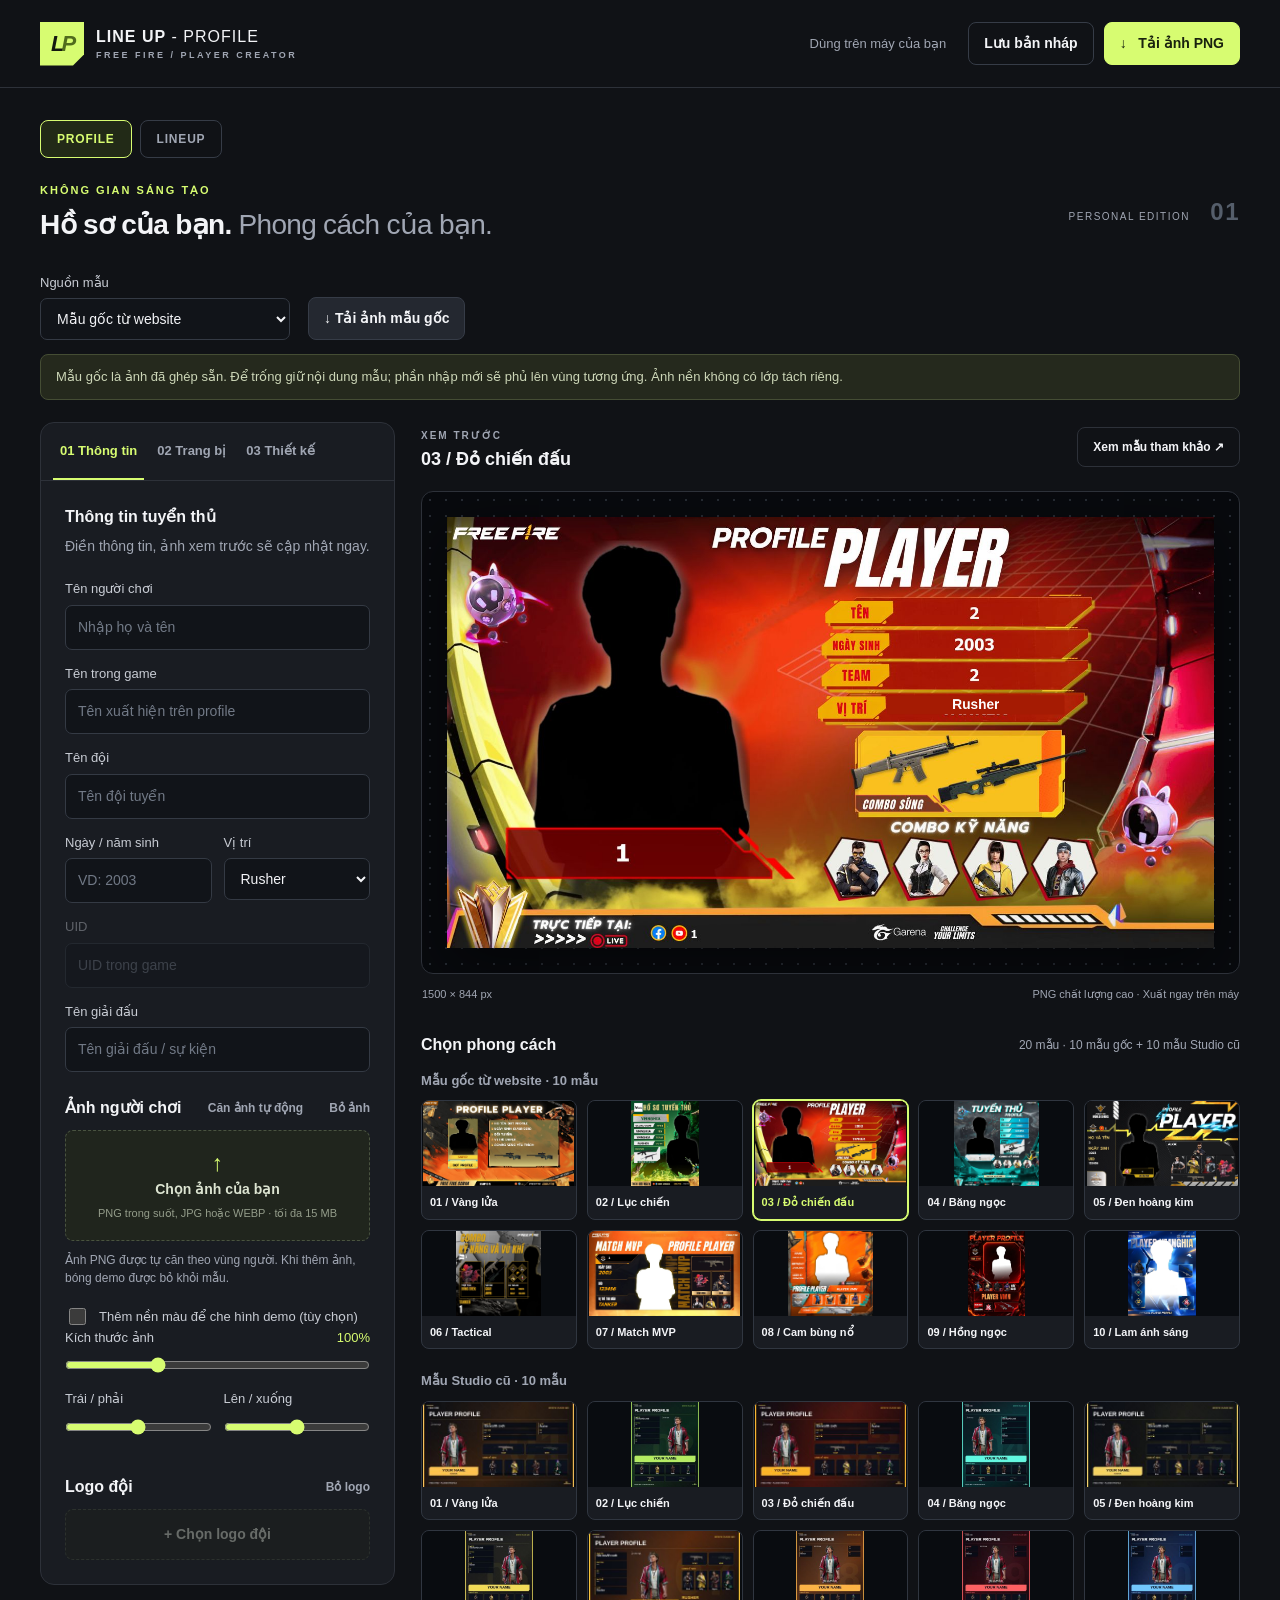
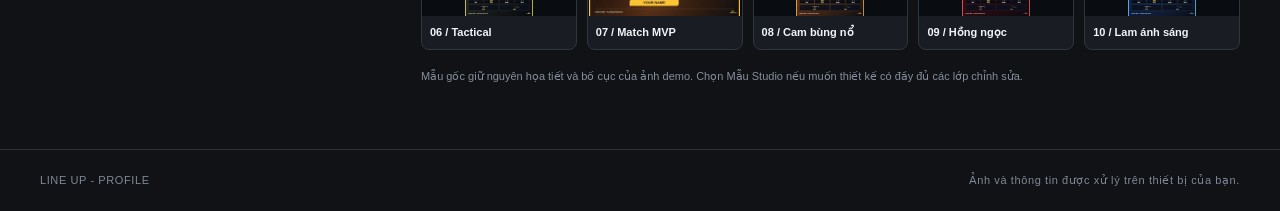
<file: line-up-profile/index.html>
<!doctype html>
<html lang="vi"><head><meta charset="utf-8"><meta name="viewport" content="width=device-width,initial-scale=1"><title>LINE UP - PROFILE</title><link rel="stylesheet" href="style.css"></head>
<body>
<header><a class="brand" href="#"><span class="brandmark">L<span>P</span></span><span>LINE UP<span class="thin"> - PROFILE</span><small>FREE FIRE / PLAYER CREATOR</small></span></a><div class="header-right"><span class="local-tag">Dùng trên máy của bạn</span><button id="save" class="quiet">Lưu bản nháp</button><button id="export" class="primary">↓ &nbsp; Tải ảnh PNG</button></div></header>
<main><nav class="creator-switch" aria-label="Chuyển công cụ"><a class="active" href="index.html">PROFILE</a><a href="lineup.html">LINEUP</a></nav><section class="page-title"><div><p class="eyebrow">KHÔNG GIAN SÁNG TẠO</p><h1>Hồ sơ của bạn. <span>Phong cách của bạn.</span></h1></div><span class="edition">PERSONAL EDITION <b>01</b></span></section>
<div class="mode-bar"><label>Nguồn mẫu<select id="profile-mode"><option value="original">Mẫu gốc từ website</option><option value="studio">Mẫu Studio</option></select></label><button id="download-original">↓ Tải ảnh mẫu gốc</button></div><p id="native-note" class="native-note">Mẫu gốc là ảnh đã ghép sẵn. Để trống giữ nội dung mẫu; phần nhập mới sẽ phủ lên vùng tương ứng. Ảnh nền không có lớp tách riêng.</p><div class="workspace"><aside class="editor"><nav class="tabs" aria-label="Chỉnh sửa hồ sơ"><button data-tab="info" class="active">01 Thông tin</button><button data-tab="loadout">02 Trang bị</button><button data-tab="design">03 Thiết kế</button></nav>
<div id="info" class="tab-panel"><h2>Thông tin tuyển thủ</h2><p class="muted">Điền thông tin, ảnh xem trước sẽ cập nhật ngay.</p><div class="fields"><label>Tên người chơi<input id="player" maxlength="60" placeholder="Nhập họ và tên"></label><label>Tên trong game<input id="game" maxlength="40" placeholder="Tên xuất hiện trên profile"></label><label>Tên đội<input id="team" maxlength="45" placeholder="Tên đội tuyển"></label><div class="pair"><label>Ngày / năm sinh<input id="birth" maxlength="24" placeholder="VD: 2003"></label><label>Vị trí<select id="position"><option>Rusher</option><option>Tanker</option><option>Sniper</option><option>Bomber</option><option>Support</option><option>Rifler</option><option>Coach</option></select></label></div><label>UID<input id="uid" maxlength="24" inputmode="numeric" placeholder="UID trong game"></label><label>Tên giải đấu<input id="tournament" maxlength="60" placeholder="Tên giải đấu / sự kiện"></label></div>
<div class="section-line"><h2>Ảnh người chơi</h2><button class="text-button" id="center-photo">Căn ảnh tự động</button><button class="text-button" id="remove-photo">Bỏ ảnh</button></div><label class="upload"><input id="photo" type="file" accept="image/png,image/jpeg,image/webp"><span class="upload-icon">↑</span><strong>Chọn ảnh của bạn</strong><small>PNG trong suốt, JPG hoặc WEBP · tối đa 15 MB</small></label><p class="muted small">Ảnh PNG được tự căn theo vùng người. Khi thêm ảnh, bóng demo được bỏ khỏi mẫu.</p><label class="check" id="native-matte-row"><input type="checkbox" id="nativeMatte"> Thêm nền màu để che hình demo (tùy chọn)</label><label class="range-label">Kích thước ảnh <output id="zoom-value">100%</output><input id="zoom" type="range" min="50" max="220" value="100"></label><div class="pair"><label>Trái / phải<input id="photoX" type="range" min="-250" max="250" value="0"></label><label>Lên / xuống<input id="photoY" type="range" min="-250" max="250" value="0"></label></div><div class="section-line"><h2>Logo đội</h2><button class="text-button" id="remove-logo">Bỏ logo</button></div><label class="upload compact"><input id="logo" type="file" accept="image/png,image/jpeg,image/webp"><strong>+ Chọn logo đội</strong></label></div>
<div id="loadout" class="tab-panel" hidden><h2>Combo kỹ năng</h2><p class="muted">Chọn tối đa 4 nhân vật trong thư viện.</p><div id="character-controls" class="asset-controls"></div><h2 class="spaced">Vũ khí yêu thích</h2><div id="weapon-controls" class="asset-controls"></div><h2 class="spaced">Trợ thủ</h2><div id="pet-control" class="asset-controls"></div></div>
<div id="design" class="tab-panel" hidden><h2>Tùy chỉnh thiết kế</h2><div class="fields"><label>Màu nhấn<input id="accent" type="color" value="#ffb629"></label><label>Tiêu đề trên ảnh<input id="headline" maxlength="40" value="PLAYER PROFILE"></label><label>Kích thước xuất<select id="resolution"><option value="1">Kích thước gốc (1×)</option><option value="2">Gấp đôi kích thước (2×)</option></select></label><label class="check"><input id="showCharacters" type="checkbox" checked> Hiện combo nhân vật</label><label class="check"><input id="showWeapons" type="checkbox" checked> Hiện vũ khí</label><label class="check"><input id="showPet" type="checkbox" checked> Hiện trợ thủ</label></div><h2 class="spaced">Lưu và mở hồ sơ</h2><p class="muted">Lưu thành tệp để chuyển máy hoặc chỉnh sửa sau.</p><div class="pair"><button id="backup">Xuất hồ sơ</button><button id="restore">Mở hồ sơ</button></div><button id="save-draft" style="margin-top:12px;width:100%">Lưu bản nháp trên máy</button><input id="import-file" type="file" accept="application/json,.json" hidden><p id="saved-state" class="muted small">Chưa lưu bản nháp.</p></div>
</aside><section class="stage"><div class="stage-heading"><div><span class="eyebrow">XEM TRƯỚC</span><h2 id="template-name">03 / Đỏ chiến đấu</h2></div><button id="view-reference" class="quiet">Xem mẫu tham khảo ↗</button></div><div class="canvas-wrap"><canvas id="preview" width="1600" height="900" aria-label="Ảnh hồ sơ tuyển thủ xem trước"></canvas></div><div class="preview-meta"><span id="dimensions">1600 × 900 px</span><span>PNG chất lượng cao · Xuất ngay trên máy</span></div><div class="template-heading"><h2>Chọn phong cách</h2><span id="gallery-note">20 mẫu · 10 mẫu gốc + 10 mẫu Studio cũ</span></div><div id="templates" class="template-library"></div><div class="note">Mẫu gốc giữ nguyên họa tiết và bố cục của ảnh demo. Chọn Mẫu Studio nếu muốn thiết kế có đầy đủ các lớp chỉnh sửa.</div></section></div>
</main><footer>LINE UP - PROFILE <span>Ảnh và thông tin được xử lý trên thiết bị của bạn.</span></footer>
<dialog id="picker"><div class="dialog-heading"><div><p class="eyebrow">THƯ VIỆN FREE FIRE</p><h2 id="picker-title">Chọn nhân vật</h2></div><button class="close" aria-label="Đóng thư viện">×</button></div><input id="asset-search" type="search" placeholder="Tìm theo tên…" aria-label="Tìm tài nguyên"><div id="asset-grid"></div><p id="empty-search" hidden>Không tìm thấy. Hãy thử tên khác.</p></dialog>
<dialog id="reference"><div class="dialog-heading"><h2>Ảnh mẫu tham khảo</h2><button class="close" aria-label="Đóng ảnh mẫu">×</button></div><img id="reference-img" alt="Ảnh demo mẫu gốc"><p class="muted">Ảnh demo gốc của vmnghia.id.vn đã ghép sẵn. Bạn có thể tải nguyên ảnh bằng nút Tải ảnh mẫu gốc.</p></dialog>
<div id="toast" role="status" aria-live="polite"></div><script src="catalog.js"></script><script src="originals.js"></script><script src="app.js"></script></body></html>
</file>
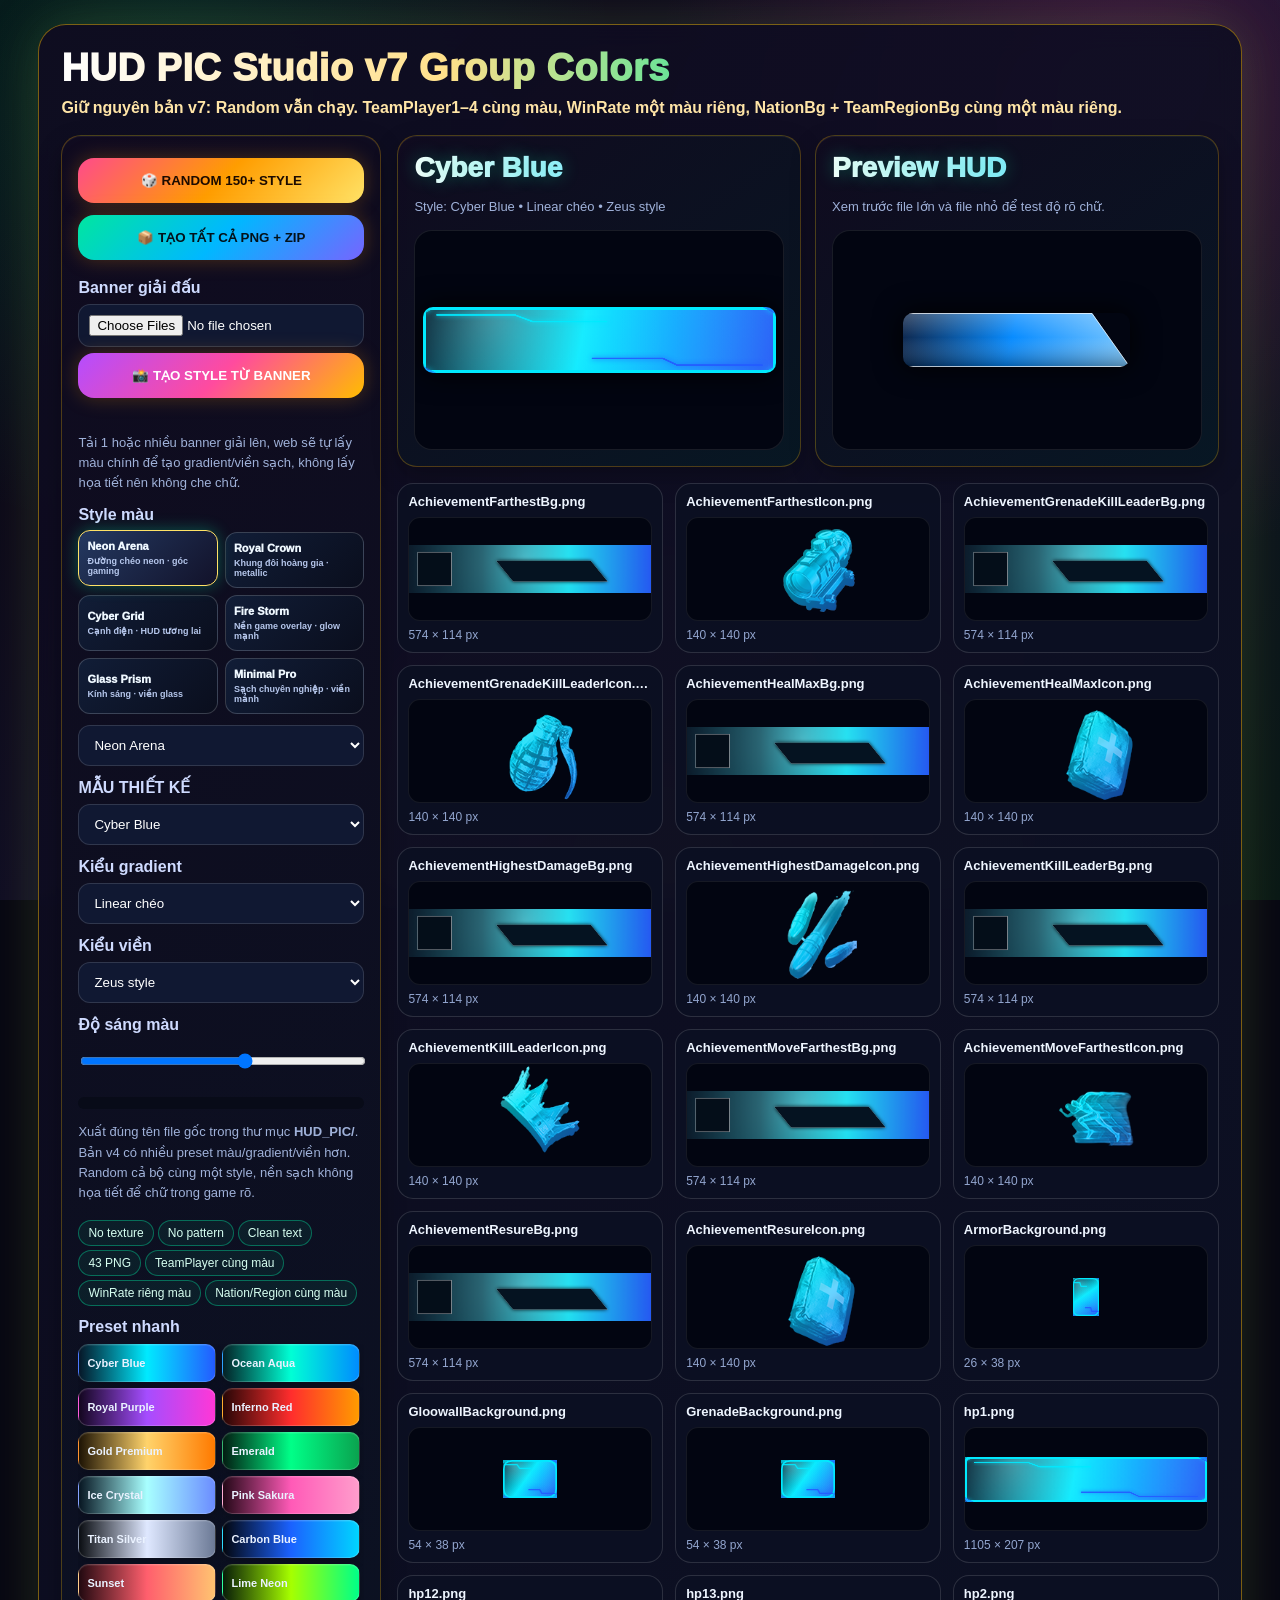
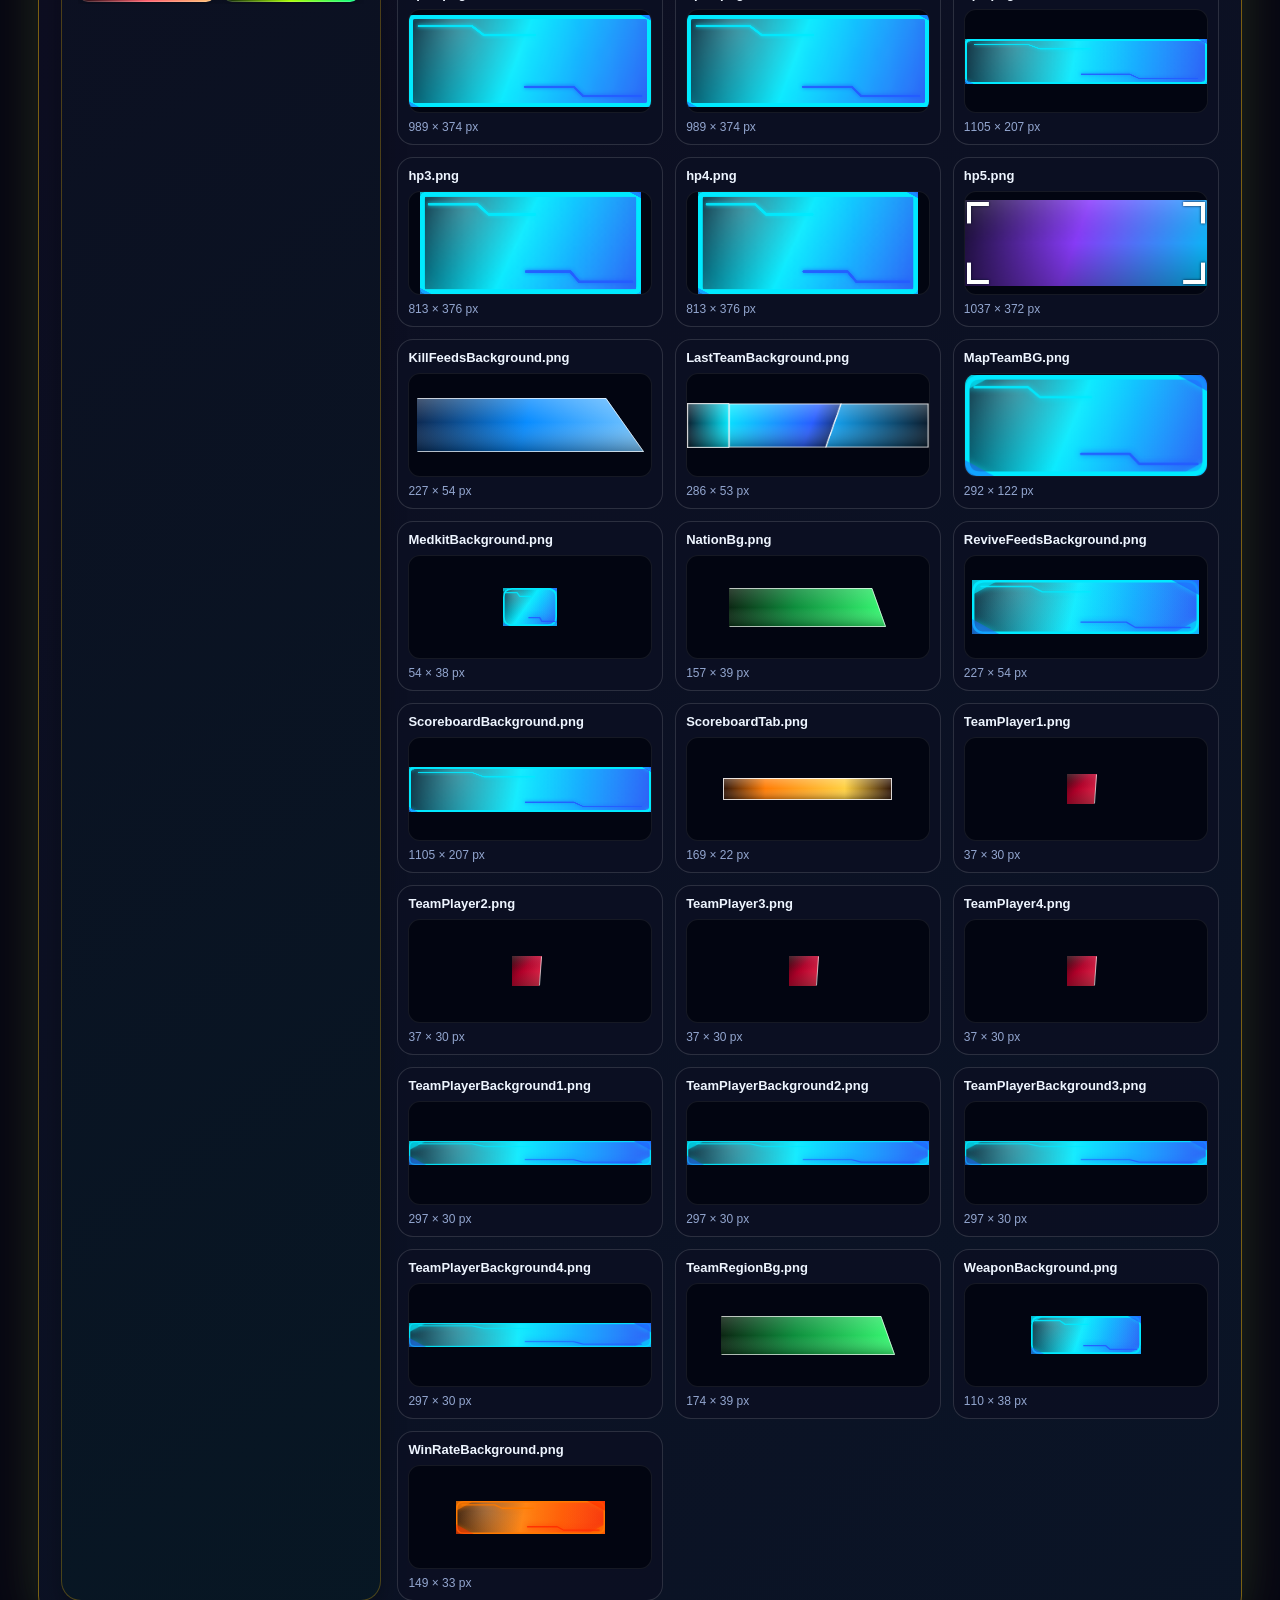
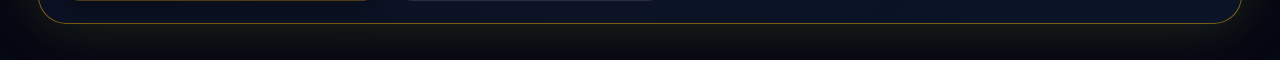
<file: design-hubpic.html>
<!doctype html><html lang="vi"><head><meta charset="utf-8"><meta name="viewport" content="width=device-width,initial-scale=1"><title>HUD PIC Studio v7 Group Colors</title><style>
*{box-sizing:border-box}
body{margin:0;background:#050713;color:#fff;font-family:Inter,Arial,sans-serif;overflow-x:hidden}
body:before{content:"";position:fixed;inset:0;background:radial-gradient(circle at 15% 10%,#00d5ff28,transparent 34%),radial-gradient(circle at 85% 5%,#ff2bd628,transparent 34%),radial-gradient(circle at 50% 90%,#ffe25b18,transparent 36%),linear-gradient(135deg,#050713,#0c1024 55%,#080616);z-index:-2}
.wrap{width:min(1380px,94vw);margin:auto;padding:24px 0 36px}
.hero{border:1px solid #ffffff20;border-radius:28px;padding:22px;background:#0a0f22d8;box-shadow:0 0 60px #00d5ff1d;backdrop-filter:blur(12px)}
h1{margin:0;font-size:38px;letter-spacing:.5px}
.sub{color:#afbee8;margin:8px 0 18px}
.layout{display:grid;grid-template-columns:320px 1fr;gap:16px}
.box{background:#070b19cc;border:1px solid #ffffff18;border-radius:20px;padding:16px}
.btn{width:100%;border:0;border-radius:16px;padding:15px 16px;margin:6px 0;font-weight:900;color:#fff;cursor:pointer;background:linear-gradient(135deg,#00d5ff,#325dff,#b62dff);box-shadow:0 0 20px #00c8ff45}
.btn.alt{background:linear-gradient(135deg,#ffd000,#ff7a00,#ff2d55)}
.btn.banner{background:linear-gradient(135deg,#19ffb7,#00a2ff,#7d4dff)}
.bannerPreview{display:grid;grid-template-columns:repeat(3,1fr);gap:6px;margin-top:8px}
.bannerPreview img{width:100%;height:54px;object-fit:cover;border-radius:10px;border:1px solid #ffffff22}
.colorDots{display:flex;gap:6px;flex-wrap:wrap;margin-top:8px}
.dot{width:30px;height:30px;border-radius:10px;border:1px solid #ffffff55;box-shadow:0 0 12px #0008}
input[type=file]{width:100%;margin-top:7px;background:#101832;color:white;border:1px solid #ffffff22;border-radius:12px;padding:10px}
label{display:block;color:#cfdbff;font-weight:800;margin-top:12px}
select,input[type=range]{width:100%;margin-top:7px;background:#101832;color:white;border:1px solid #ffffff22;border-radius:12px;padding:11px}
.stat{font-size:13px;color:#9fb1d9;line-height:1.55}
.chips{display:grid;grid-template-columns:1fr 1fr;gap:6px;max-height:260px;overflow:auto;margin-top:8px}
.chip{border:1px solid #ffffff22;background:#0d1730;color:#eaf2ff;border-radius:10px;padding:8px;font-size:11px;font-weight:800;cursor:pointer;text-align:left;white-space:nowrap;overflow:hidden;text-overflow:ellipsis}
.chip:hover{border-color:#00eaff;box-shadow:0 0 12px #00eaff44}
.template-chips{display:grid;grid-template-columns:1fr 1fr;gap:7px;margin:8px 0 4px}.template-chip{min-height:54px;border:1px solid #ffffff2e;border-radius:12px;padding:9px 8px;background:linear-gradient(135deg,#111d37,#0a0e1d);color:#eff8ff;text-align:left;font-size:11px;font-weight:950;cursor:pointer;transition:.18s}.template-chip span{display:block;margin-top:4px;color:#b6c7ec;font-size:9px;font-weight:700}.template-chip:hover,.template-chip.active{transform:translateY(-2px);border-color:#ffe266;box-shadow:0 0 16px #00e6a055;background:linear-gradient(135deg,#243961,#12122a)}
.badge{display:inline-block;padding:5px 9px;margin:4px 4px 0 0;border-radius:99px;background:#ffffff10;border:1px solid #ffffff1d;color:#d9e7ff;font-size:12px}
.previewTop{display:grid;grid-template-columns:1fr 1fr;gap:14px}
.big{height:220px;background:#020511;border:1px solid #ffffff17;border-radius:18px;display:flex;align-items:center;justify-content:center;overflow:hidden}
.big canvas{max-width:96%;max-height:92%;border-radius:10px;box-shadow:0 0 28px #000}
.theme{font-size:28px;font-weight:950;background:linear-gradient(90deg,#fff,#85eaff,#ffd46b);-webkit-background-clip:text;color:transparent;margin-bottom:8px}
.grid{margin-top:16px;display:grid;grid-template-columns:repeat(auto-fill,minmax(205px,1fr));gap:12px}
.card{background:#0a1023d4;border:1px solid #ffffff17;border-radius:16px;padding:10px}
.name{font-weight:850;font-size:13px;color:#eef5ff;white-space:nowrap;overflow:hidden;text-overflow:ellipsis}
.thumb{height:104px;margin-top:8px;border-radius:12px;background:#020511;border:1px solid #ffffff14;display:flex;align-items:center;justify-content:center;overflow:hidden}
.thumb canvas{max-width:100%;max-height:100%}
.size{font-size:12px;color:#93a6cf;margin-top:7px}
.progress{height:12px;border-radius:99px;background:#101832;overflow:hidden;margin:12px 0}
.bar{height:100%;width:0;background:linear-gradient(90deg,#00eaff,#ff2dda,#ffd000);transition:.2s}
@media(max-width:900px){.layout,.previewTop{grid-template-columns:1fr}
h1{font-size:30px}
}
/* HUBPIC neon visual system */
body:before{background:radial-gradient(circle at 12% 8%,#00e6a028,transparent 33%),radial-gradient(circle at 88% 10%,#ff3d9d2b,transparent 34%),radial-gradient(circle at 50% 95%,#ffbd001d,transparent 40%),linear-gradient(135deg,#06050d,#10102a 52%,#071816)!important}
.hero{border-color:#ffbd0075!important;background:linear-gradient(135deg,#100b20e8,#0b1628ed)!important;box-shadow:0 0 65px #ff980021,0 0 45px #00e6a018!important}
h1{font-weight:950!important;background:linear-gradient(90deg,#fff,#ffe08a,#00e6a0,#9baaff)!important;-webkit-background-clip:text!important;color:transparent!important;text-shadow:none!important}.sub{color:#ffe5a7!important;font-weight:700!important}
.box{border-color:#ffbd0045!important;background:linear-gradient(145deg,#100b20e8,#071824e8)!important;box-shadow:inset 0 1px #ffffff0d,0 10px 24px #0004!important}.box:hover{border-color:#00e6a085!important}
.btn{background:linear-gradient(135deg,#ff4b8b,#ff9d00,#ffe266)!important;color:#1c0b00!important;box-shadow:0 0 20px #ff970042!important;transition:transform .18s,filter .18s!important}.btn:hover{transform:translateY(-2px);filter:brightness(1.13)}.btn.alt{background:linear-gradient(135deg,#00e6a0,#00b8ff,#7665ff)!important;color:#03121a!important}.btn.banner{background:linear-gradient(135deg,#b44dff,#ff4b9e,#ffbd00)!important;color:#fff!important}
.chips{max-height:260px!important;overflow:auto!important;padding:0 4px 4px 0;scrollbar-color:#00e6a0 #0a0b19;scrollbar-width:thin}.chip{min-height:38px;border-color:#ffffff2e!important;box-shadow:inset 0 1px #ffffff12,0 4px 10px #0003!important;transition:transform .16s,border-color .16s,filter .16s!important}.chip:hover{transform:translateY(-2px) scale(1.02);border-color:#ffe266!important;filter:brightness(1.13);box-shadow:0 0 15px #00e6a055!important}
.theme{font-weight:950!important;text-shadow:0 0 18px #00e6a055}.card{border-color:#ffffff22!important;background:#0b1023e8!important}.badge{border-color:#00e6a066!important;background:#00e6a012!important;color:#d7fff1!important}.progress{background:#080b18!important}.bar{background:linear-gradient(90deg,#ff4b8b,#ffbd00,#00e6a0,#6b7cff)!important}
@media(max-width:900px){.wrap{width:min(1380px,96vw)!important}.hero{padding:16px!important}.chips{grid-template-columns:1fr 1fr!important}}
</style>
<script>
window.addEventListener('DOMContentLoaded',()=>{
 let hp5Palette={bg:'#130b2a',c1:'#8b3dff',c2:'#00c8ff'};
 let scoreboardTabPalette={bg:'#2a1004',c1:'#ff7a00',c2:'#ffcf3d'};
 let killFeedPalette={bg:'#061d42',c1:'#0088ff',c2:'#7ac8ff'};
 function randomizeHp5Palette(){
  const hue=Math.floor(Math.random()*360),hue2=(hue+70+Math.floor(Math.random()*110))%360;
  hp5Palette={bg:`hsl(${hue},55%,12%)`,c1:`hsl(${hue},92%,53%)`,c2:`hsl(${hue2},94%,55%)`};
 }
 function randomizeScoreboardTabPalette(){
  const value=(theme&&theme[2]||'#00d5ff').replace('#','');
  const r=parseInt(value.slice(0,2),16)/255,g=parseInt(value.slice(2,4),16)/255,b=parseInt(value.slice(4,6),16)/255;
  const max=Math.max(r,g,b),min=Math.min(r,g,b),delta=max-min;
  let currentHue=0;if(delta){currentHue=max===r?60*(((g-b)/delta)%6):max===g?60*((b-r)/delta+2):60*((r-g)/delta+4);if(currentHue<0)currentHue+=360}
  const hue=(currentHue+130+Math.floor(Math.random()*80))%360,hue2=(hue+80+Math.floor(Math.random()*70))%360;
  scoreboardTabPalette={bg:`hsl(${hue},58%,11%)`,c1:`hsl(${hue},94%,54%)`,c2:`hsl(${hue2},92%,56%)`};
 }
 function randomizeKillFeedPalette(){
  // Bảng màu riêng, nền luôn đủ tối để chữ trắng trong Kill Feed nổi rõ.
  const palettes=[
   {bg:'#071a46',c1:'#075bdb',c2:'#37b9ff'},
   {bg:'#410715',c1:'#b90d35',c2:'#ff5d71'},
   {bg:'#250743',c1:'#6d21cb',c2:'#bd6cff'},
   {bg:'#442006',c1:'#c85209',c2:'#ffb13d'},
   {bg:'#063522',c1:'#087d4a',c2:'#36d984'},
   {bg:'#3a091f',c1:'#a31365',c2:'#ff63b7'},
   {bg:'#07313b',c1:'#087d90',c2:'#4ee8e6'}
  ];
  killFeedPalette=palettes[Math.floor(Math.random()*palettes.length)];
 }
 const templates=[
  ['Neon Arena','Đường chéo neon · góc gaming',2,10,112],
  ['Royal Crown','Khung đôi hoàng gia · metallic',6,5,118],
  ['Cyber Grid','Cạnh điện · HUD tương lai',12,9,108],
  ['Fire Storm','Nền game overlay · glow mạnh',14,8,126],
  ['Glass Prism','Kính sáng · viền glass',5,4,104],
  ['Minimal Pro','Sạch chuyên nghiệp · viền mảnh',0,1,96]
 ];
 const themeSelect=document.getElementById('themeSelect');
 if(!themeSelect) return;
 const label=document.createElement('label'); label.textContent='MẪU THIẾT KẾ';
 const select=document.createElement('select'); select.id='templateSelect';
 const chips=document.createElement('div'); chips.className='template-chips';
 themeSelect.before(chips); themeSelect.before(select); themeSelect.before(label);
 function chooseTemplate(index){
  const item=templates[index]; if(!item) return;
  mode=item[2]; border=item[3]; power=item[4]/100;
  document.getElementById('modeSelect').value=mode;
  document.getElementById('borderSelect').value=border;
  document.getElementById('power').value=item[4];
  chips.querySelectorAll('.template-chip').forEach((chip,i)=>chip.classList.toggle('active',i===index));
  render();
 }
 templates.forEach((item,index)=>{
  const option=document.createElement('option'); option.value=index; option.textContent=item[0]; select.appendChild(option);
  const chip=document.createElement('button'); chip.type='button'; chip.className='template-chip'; chip.innerHTML=item[0]+'<span>'+item[1]+'</span>';
  chip.onclick=()=>{select.value=index;chooseTemplate(index)}; chips.appendChild(chip);
 });
 select.onchange=event=>chooseTemplate(Number(event.target.value));
  const achievementIconSources={
   'AchievementFarthestIcon.png':'AchievementFarthestIcon.png',
   'AchievementGrenadeKillLeaderIcon.png':'AchievementGrenadeKillLeaderIcon.png',
   'AchievementHealMaxIcon.png':'AchievementHealMaxIcon.png',
   'AchievementHighestDamageIcon.png':'AchievementHighestDamageIcon.png',
   'AchievementKillLeaderIcon.png':'AchievementKillLeaderIcon.png',
   'AchievementMoveFarthestIcon.png':'AchievementMoveFarthestIcon.png',
   'AchievementResureIcon.png':'AchievementResureIcon.png'
  };
  const achievementOriginalIcons={};
  Object.entries(achievementIconSources).forEach(([name,source])=>{
   const image=new Image();
   image.onload=()=>{achievementOriginalIcons[name]=image;if(typeof render==='function')render();};
   image.src=source;
  });
  const baseDraw=window.draw;
 window.draw=function(spec,index){
  if(/^Achievement.*Bg\.png$/.test(spec[0])){
   const w=spec[1],h=spec[2],canvas=document.createElement('canvas'),ctx=canvas.getContext('2d');canvas.width=w;canvas.height=h;
   const iconBox=Math.round(h*.70),ix=Math.round(h*.18),iy=Math.round((h-iconBox)/2),bandX=Math.round(w*.36),bandW=Math.round(w*.39),cut=Math.round(h*.35);
   const fill=ctx.createLinearGradient(0,0,w,0);fill.addColorStop(0,theme[1]);fill.addColorStop(.30,mix(theme[1],theme[2],.26));fill.addColorStop(.66,theme[2]);fill.addColorStop(1,theme[3]);ctx.fillStyle=fill;ctx.fillRect(0,0,w,h);
   const radial=ctx.createRadialGradient(w*.48,h*.25,0,w*.48,h*.4,w*.7);radial.addColorStop(0,rgba(theme[4],.28));radial.addColorStop(1,'rgba(0,0,0,0)');ctx.fillStyle=radial;ctx.fillRect(0,0,w,h);
   ctx.fillStyle=mix(theme[1],'#000000',.38);ctx.fillRect(ix,iy,iconBox,iconBox);ctx.strokeStyle=rgba(theme[4],.45);ctx.lineWidth=Math.max(2,h*.018);ctx.strokeRect(ix,iy,iconBox,iconBox);
   ctx.shadowColor=mix(theme[1],'#000000',.60);ctx.shadowBlur=Math.max(7,h*.08);ctx.fillStyle=mix(theme[1],'#000000',.18);ctx.beginPath();ctx.moveTo(bandX,h*.33);ctx.lineTo(bandX+bandW,h*.33);ctx.lineTo(bandX+bandW+cut,h*.76);ctx.lineTo(bandX+cut,h*.76);ctx.closePath();ctx.fill();ctx.shadowBlur=0;
   ctx.strokeStyle=rgba(theme[4],.26);ctx.lineWidth=1;ctx.beginPath();ctx.moveTo(bandX,h*.33);ctx.lineTo(bandX+bandW,h*.33);ctx.lineTo(bandX+bandW+cut,h*.76);ctx.lineTo(bandX+cut,h*.76);ctx.closePath();ctx.stroke();
   return canvas;
  }
  if(/^Achievement.*Icon\.png$/.test(spec[0])){
   const w=spec[1],h=spec[2],canvas=document.createElement('canvas'),ctx=canvas.getContext('2d'),original=achievementOriginalIcons[spec[0]];
   canvas.width=w;canvas.height=h;
   if(original){
    // Giữ nguyên silhouette/chi tiết của icon gốc, chỉ đổi sắc màu theo Hubpic đang chọn.
    ctx.drawImage(original,0,0,w,h);
    ctx.globalCompositeOperation='source-atop';
    const tint=ctx.createLinearGradient(0,0,w,h);
    tint.addColorStop(0,theme[4]);tint.addColorStop(.38,theme[2]);tint.addColorStop(1,theme[3]);
    // Tô màu vừa phải: ảnh gốc vẫn giữ lại vân, vùng sáng/tối và chi tiết nhỏ.
    ctx.globalAlpha=.62;ctx.fillStyle=tint;ctx.fillRect(0,0,w,h);
    ctx.globalAlpha=1;ctx.globalCompositeOperation='source-over';
   }
   return canvas;
  }
  if(spec[0]==='KillFeedsBackground.png'){
   const w=spec[1],h=spec[2],canvas=document.createElement('canvas'),ctx=canvas.getContext('2d'),p=killFeedPalette;
   canvas.width=w;canvas.height=h;
   const cut=38;ctx.beginPath();ctx.moveTo(0,0);ctx.lineTo(w-cut,0);ctx.lineTo(w,h);ctx.lineTo(0,h);ctx.closePath();
   const fill=ctx.createLinearGradient(0,0,w,h);fill.addColorStop(0,p.bg);fill.addColorStop(.48,p.c1);fill.addColorStop(1,p.c2);ctx.fillStyle=fill;ctx.fill();
   const shine=ctx.createLinearGradient(0,0,0,h);shine.addColorStop(0,'rgba(255,255,255,.26)');shine.addColorStop(.45,'rgba(255,255,255,.03)');shine.addColorStop(1,'rgba(0,0,0,.34)');ctx.fillStyle=shine;ctx.fill();
   ctx.strokeStyle='rgba(255,255,255,.7)';ctx.lineWidth=1;ctx.beginPath();ctx.moveTo(.5,.5);ctx.lineTo(w-cut,.5);ctx.lineTo(w-.5,h-.5);ctx.lineTo(.5,h-.5);ctx.stroke();return canvas;
  }
  if(/^(TeamRegionBg|NationBg)\.png$/.test(spec[0])){
   const w=spec[1],h=spec[2],canvas=document.createElement('canvas'),ctx=canvas.getContext('2d'),t=pickNationTheme();
   canvas.width=w;canvas.height=h;
   const fill=ctx.createLinearGradient(0,0,w,h);fill.addColorStop(0,t[1]);fill.addColorStop(.42,t[2]);fill.addColorStop(1,t[3]);
   ctx.beginPath();ctx.moveTo(0,0);ctx.lineTo(w-14,0);ctx.lineTo(w,h);ctx.lineTo(0,h);ctx.closePath();ctx.fillStyle=fill;ctx.fill();
   const shine=ctx.createLinearGradient(0,0,0,h);shine.addColorStop(0,'rgba(255,255,255,.18)');shine.addColorStop(.5,'rgba(255,255,255,.02)');shine.addColorStop(1,'rgba(0,0,0,.30)');ctx.fillStyle=shine;ctx.fill();
   ctx.strokeStyle=rgba(t[4],.68);ctx.lineWidth=1;ctx.beginPath();ctx.moveTo(.5,.5);ctx.lineTo(w-14,.5);ctx.lineTo(w-.5,h-.5);ctx.lineTo(.5,h-.5);ctx.stroke();return canvas;
  }
  if(spec[0]==='ScoreboardTab.png'){
   const w=spec[1],h=spec[2],canvas=document.createElement('canvas'),ctx=canvas.getContext('2d'),p=scoreboardTabPalette;
   canvas.width=w;canvas.height=h;
   const fill=ctx.createLinearGradient(0,0,w,0);fill.addColorStop(0,p.bg);fill.addColorStop(.25,p.c1);fill.addColorStop(.72,p.c2);fill.addColorStop(1,p.bg);ctx.fillStyle=fill;ctx.fillRect(0,0,w,h);
   const shine=ctx.createLinearGradient(0,0,0,h);shine.addColorStop(0,'rgba(255,255,255,.28)');shine.addColorStop(.48,'rgba(255,255,255,.02)');shine.addColorStop(1,'rgba(0,0,0,.35)');ctx.fillStyle=shine;ctx.fillRect(0,0,w,h);
   ctx.strokeStyle='rgba(255,255,255,.82)';ctx.lineWidth=1;ctx.strokeRect(.5,.5,w-1,h-1);return canvas;
  }
  if(spec[0]==='hp5.png'){
   const w=spec[1],h=spec[2],canvas=document.createElement('canvas'),ctx=canvas.getContext('2d');
   canvas.width=w;canvas.height=h;
   const bg=hp5Palette.bg,c1=hp5Palette.c1,c2=hp5Palette.c2,frame='#FFFFFF';
   const fill=ctx.createLinearGradient(0,0,w,h);fill.addColorStop(0,bg);fill.addColorStop(.46,c1);fill.addColorStop(1,c2);ctx.fillStyle=fill;ctx.fillRect(0,0,w,h);
   const shade=ctx.createLinearGradient(0,0,0,h);shade.addColorStop(0,'rgba(255,255,255,.14)');shade.addColorStop(.5,'rgba(0,0,0,.03)');shade.addColorStop(1,'rgba(0,0,0,.28)');ctx.fillStyle=shade;ctx.fillRect(0,0,w,h);
   const inset=17,arm=76,width=17;
   const corners=[[[inset+arm,inset],[inset,inset],[inset,inset+arm]],[[w-inset-arm,inset],[w-inset,inset],[w-inset,inset+arm]],[[inset,h-inset-arm],[inset,h-inset],[inset+arm,h-inset]],[[w-inset,h-inset-arm],[w-inset,h-inset],[w-inset-arm,h-inset]]];
   ctx.save();ctx.lineCap='square';ctx.lineJoin='miter';ctx.strokeStyle=frame;ctx.lineWidth=width;ctx.shadowColor='#071326';ctx.shadowBlur=12;
   corners.forEach(points=>{ctx.beginPath();ctx.moveTo(points[0][0],points[0][1]);ctx.lineTo(points[1][0],points[1][1]);ctx.lineTo(points[2][0],points[2][1]);ctx.stroke()});ctx.restore();
   return canvas;
  }
  if(spec[0]!=='LastTeamBackground.png') return baseDraw(spec,index);
  const w=spec[1],h=spec[2],canvas=document.createElement('canvas'),ctx=canvas.getContext('2d');
  canvas.width=w;canvas.height=h;
  const bg=theme[1],c1=theme[2],c2=theme[3],hot=theme[4];
  const left=50, cutTop=182, cutBottom=164;
  const vertical=ctx.createLinearGradient(0,0,0,h);vertical.addColorStop(0,'rgba(255,255,255,.26)');vertical.addColorStop(.45,'rgba(255,255,255,.02)');vertical.addColorStop(1,'rgba(0,0,0,.36)');
  const leftFill=ctx.createLinearGradient(0,0,left,0);leftFill.addColorStop(0,bg);leftFill.addColorStop(1,c1);ctx.fillStyle=leftFill;ctx.fillRect(1,1,left-2,h-2);ctx.fillStyle=vertical;ctx.fillRect(1,1,left-2,h-2);
  const middle=ctx.createLinearGradient(left,0,cutTop,h);middle.addColorStop(0,c1);middle.addColorStop(.7,c2);middle.addColorStop(1,bg);ctx.beginPath();ctx.moveTo(left,1);ctx.lineTo(cutTop,1);ctx.lineTo(cutBottom,h-1);ctx.lineTo(left,h-1);ctx.closePath();ctx.fillStyle=middle;ctx.fill();ctx.fillStyle=vertical;ctx.fill();
  const right=ctx.createLinearGradient(cutBottom,0,w,0);right.addColorStop(0,mix(c1,c2,.45));right.addColorStop(1,bg);ctx.beginPath();ctx.moveTo(cutTop,1);ctx.lineTo(w-1,1);ctx.lineTo(w-1,h-1);ctx.lineTo(cutBottom,h-1);ctx.closePath();ctx.fillStyle=right;ctx.fill();ctx.fillStyle=vertical;ctx.fill();
  ctx.strokeStyle=hot;ctx.globalAlpha=.86;ctx.lineWidth=1.2;ctx.strokeRect(.6,.6,left-1.2,h-1.2);ctx.beginPath();ctx.moveTo(left,1);ctx.lineTo(cutTop,1);ctx.lineTo(cutBottom,h-1);ctx.lineTo(left,h-1);ctx.closePath();ctx.stroke();ctx.beginPath();ctx.moveTo(cutTop,1);ctx.lineTo(w-1,1);ctx.lineTo(w-1,h-1);ctx.lineTo(cutBottom,h-1);ctx.closePath();ctx.stroke();ctx.globalAlpha=1;
  return canvas;
 };
 document.getElementById('randomBtn').addEventListener('click',()=>{randomizeHp5Palette();randomizeScoreboardTabPalette();randomizeKillFeedPalette();render()});
 chooseTemplate(0);
});
</script>
</head><body><div class="wrap"><div class="hero"><h1>HUD PIC Studio v7 Group Colors</h1><div class="sub">Giữ nguyên bản v7: Random vẫn chạy. TeamPlayer1–4 cùng màu, WinRate một màu riêng, NationBg + TeamRegionBg cùng một màu riêng.</div><div class="layout"><aside class="box"><button class="btn" id="randomBtn">🎲 RANDOM 150+ STYLE</button><button class="btn alt" id="exportBtn">📦 TẠO TẤT CẢ PNG + ZIP</button><label>Banner giải đấu</label><input id="bannerInput" type="file" accept="image/*" multiple><button class="btn banner" id="bannerBtn">📸 TẠO STYLE TỪ BANNER</button><div class="bannerPreview" id="bannerPreview"></div><div class="colorDots" id="colorDots"></div><p class="stat">Tải 1 hoặc nhiều banner giải lên, web sẽ tự lấy màu chính để tạo gradient/viền sạch, không lấy họa tiết nên không che chữ.</p><label>Style màu</label><select id="themeSelect"></select><label>Kiểu gradient</label><select id="modeSelect"></select><label>Kiểu viền</label><select id="borderSelect"></select><label>Độ sáng màu</label><input id="power" type="range" min="65" max="145" value="100"><div class="progress"><div class="bar" id="bar"></div></div><p class="stat">Xuất đúng tên file gốc trong thư mục <b>HUD_PIC/</b>. Bản v4 có nhiều preset màu/gradient/viền hơn. Random cả bộ cùng một style, nền sạch không họa tiết để chữ trong game rõ.</p><span class="badge">No texture</span><span class="badge">No pattern</span><span class="badge">Clean text</span><span class="badge">43 PNG</span><span class="badge">TeamPlayer cùng màu</span><span class="badge">WinRate riêng màu</span><span class="badge">Nation/Region cùng màu</span><label>Preset nhanh</label><div id="styleChips" class="chips"></div></aside><main><div class="previewTop"><div class="box"><div class="theme" id="themeName"></div><p class="stat" id="desc"></p><div class="big" id="big1"></div></div><div class="box"><div class="theme">Preview HUD</div><p class="stat">Xem trước file lớn và file nhỏ để test độ rõ chữ.</p><div class="big" id="big2"></div></div></div><div class="grid" id="grid"></div></main></div></div></div><script>
const SPECS=[['AchievementFarthestBg.png',574,114],['AchievementFarthestIcon.png',140,140],['AchievementGrenadeKillLeaderBg.png',574,114],['AchievementGrenadeKillLeaderIcon.png',140,140],['AchievementHealMaxBg.png',574,114],['AchievementHealMaxIcon.png',140,140],['AchievementHighestDamageBg.png',574,114],['AchievementHighestDamageIcon.png',140,140],['AchievementKillLeaderBg.png',574,114],['AchievementKillLeaderIcon.png',140,140],['AchievementMoveFarthestBg.png',574,114],['AchievementMoveFarthestIcon.png',140,140],['AchievementResureBg.png',574,114],['AchievementResureIcon.png',140,140],['ArmorBackground.png',26,38],['GloowallBackground.png',54,38],['GrenadeBackground.png',54,38],['hp1.png',1105,207],['hp12.png',989,374],['hp13.png',989,374],['hp2.png',1105,207],['hp3.png',813,376],['hp4.png',813,376],['hp5.png',1037,372],['KillFeedsBackground.png',227,54],['LastTeamBackground.png',286,53],['MapTeamBG.png',292,122],['MedkitBackground.png',54,38],['NationBg.png',157,39],['ReviveFeedsBackground.png',227,54],['ScoreboardBackground.png',1105,207],['ScoreboardTab.png',169,22],['TeamPlayer1.png',37,30],['TeamPlayer2.png',37,30],['TeamPlayer3.png',37,30],['TeamPlayer4.png',37,30],['TeamPlayerBackground1.png',297,30],['TeamPlayerBackground2.png',297,30],['TeamPlayerBackground3.png',297,30],['TeamPlayerBackground4.png',297,30],['TeamRegionBg.png',174,39],['WeaponBackground.png',110,38],['WinRateBackground.png',149,33]];
const THEMES=[['Cyber Blue','#061728','#00eaff','#245bff','#ffffff'],['Ocean Aqua','#042126','#00ffd5','#008cff','#e7ffff'],['Royal Purple','#13061f','#a54dff','#ff37d6','#fff1ff'],['Inferno Red','#260606','#ff2d2d','#ff9b00','#fff0c8'],['Gold Premium','#1d1304','#ffd36b','#ff7a00','#ffffff'],['Emerald','#031d12','#00ff88','#0aa34f','#ecfff2'],['Ice Crystal','#071622','#a8ffff','#6b8cff','#ffffff'],['Pink Sakura','#230817','#ff5ab7','#ff9dcc','#fff2fb'],['Titan Silver','#0a0d12','#dfe8ff','#6c7a96','#ffffff'],['Carbon Blue','#03060d','#1b62ff','#00d5ff','#eaf8ff'],['Sunset','#220910','#ff5f6d','#ffc371','#fff1d7'],['Lime Neon','#081c08','#a6ff00','#00ff88','#f5ffe6'],['Deep Space','#08051b','#7c4dff','#00c2ff','#ffffff'],['Rose Gold','#1a0b09','#ffb199','#ff0844','#fff1e9'],['White Pearl','#151719','#ffffff','#9fd7ff','#ffffff'],['Orange Fire','#201006','#ff8a00','#ff2d00','#fff0d0'],['Mint Glass','#062018','#9affd8','#00c896','#ffffff'],['Violet Gold','#100616','#bf5fff','#ffd36b','#fff5d6'],['Sky Blue','#061725','#5ee7ff','#1b6cff','#ffffff'],['Dark Red','#150205','#b90022','#ff5e00','#ffe0d0'],['Aqua Pink','#06151d','#00f0ff','#ff4fd8','#ffffff'],['Green Gold','#0b1604','#7dff3a','#ffd000','#ffffdc'],['Blue Silver','#050d1c','#4ba3ff','#dfe8ff','#ffffff'],['Purple Ice','#0c061d','#7d5cff','#b7ffff','#ffffff'],['Red Gold','#1c0505','#ff3131','#ffd36b','#fff0c0'],['Black Gold','#070605','#ffcc4d','#8b5a00','#fff2bd'],['Neon RGB','#050615','#00eaff','#ff2dda','#ffffff'],['Lavender','#11081d','#d69cff','#8d65ff','#fff8ff'],['Teal Night','#031616','#00d2b8','#0057ff','#e9fffb'],['Candy','#170914','#ff7ad9','#7afcff','#fff'],['Zeus Blue','#05091a','#0ab6ff','#001dff','#eaffff'],['Neon Green','#061604','#10ff00','#00a2ff','#ffffff'],['Purple Match','#12051f','#8f37ff','#29ff7a','#ffffff'],['Pro Scrim HD','#071122','#138bff','#792fff','#ffffff'],['Victory Gold','#151006','#ffcf43','#875cff','#fff7d8'],['Elite Cyan','#03151c','#00ffff','#0068ff','#ffffff'],['Ruby Dark','#170308','#e40039','#7e2bff','#ffe8ee'],['Booyah Lime','#071706','#65ff21','#00d5ff','#ffffff'],['Midnight Navy','#030814','#183bff','#00c8ff','#f0fbff'],['Aqua Violet','#061222','#00ffd8','#a14dff','#ffffff'],['Royal Blue','#020d22','#006dff','#00eaff','#ffffff'],['Plasma Pink','#1c0417','#ff2bd6','#7d4dff','#fff3ff'],['Lava Gold','#190604','#ff3d00','#ffc400','#fff4c8'],['Chrome Cyan','#0b1018','#d7f7ff','#00a6ff','#ffffff'],['Matte Purple','#0d0615','#6f42ff','#ad77ff','#faf0ff'],['Soft Peach','#1b0b08','#ff9a76','#ffd0a6','#ffffff'],['Arctic Blue','#07151e','#69f0ff','#a8c8ff','#ffffff'],['Toxic Lime','#071303','#c7ff00','#28ff6a','#f8ffe8'],['Royal Wine','#160313','#ba2cff','#ff477e','#fff0f7'],['Electric Sky','#05101e','#00aaff','#73ffef','#ffffff'],['Black Ice','#05070b','#86f7ff','#365eff','#ffffff'],['Bronze','#171007','#d98a2b','#ffd08a','#fff0d5'],['Minimal Gray','#0c0f15','#aab4c8','#465062','#ffffff'],['Future Tech','#051320','#00e0ff','#0066ff','#ffffff'],['Galaxy Purple','#08051c','#563bff','#ff4df0','#ffffff'],['Diamond Blue','#03121c','#76ffff','#008cff','#ffffff'],['Evo Purple','#11051d','#8d20ff','#24ffbb','#ffffff'],['Scrim Green','#031307','#00e35c','#14a8ff','#ffffff'],['FFPL Orange','#190b03','#ff7b00','#ffcf2e','#fff7d0'],['Night Sakura','#160516','#ff4ecb','#754dff','#fff4ff'],['Premium White','#101419','#f9fbff','#73cfff','#ffffff'],['Dark Carbon','#02040a','#2a66ff','#00d5ff','#ffffff'],['Blue Purple','#04091d','#0066ff','#b300ff','#ffffff'],['Green Purple','#051207','#00ff72','#7d4dff','#ffffff'],['Red Purple','#150409','#ff1744','#a64dff','#ffffff'],['Yellow Green','#101505','#ffe600','#16ff72','#ffffef'],['Cyan Gold','#041519','#00f0ff','#ffd04d','#ffffff'],['Pink Gold','#180916','#ff3ec8','#ffd36b','#fff2fb'],['Ice Gold','#07151d','#9af8ff','#ffd56b','#ffffff'],['Blood Neon','#120105','#ff003c','#ff7a00','#ffe5e5'],['Sea Glass','#041819','#2fffd2','#3a8dff','#ffffff'],['Violet Cyber','#0b041c','#5a2dff','#ff2df7','#ffffff'],['Green Cyber','#031009','#00ff99','#00a3ff','#ffffff'],['Orange Cyber','#180903','#ff8a00','#00d5ff','#fff2d9'],['Blue Lime','#04121a','#008cff','#95ff00','#ffffff'],['Purple Lime','#100619','#a020ff','#b6ff00','#fffaff'],['Cherry','#19060c','#ff2d7a','#ff8a8a','#fff0f5'],['Cobalt','#030d1e','#165dff','#00d5ff','#ffffff'],['Azure','#031524','#16c7ff','#005dff','#ffffff'],['Matrix Green','#021208','#00ff41','#007a2b','#eefff4'],['Solar','#190e02','#ffcc00','#ff5400','#fff5cc'],['Amethyst','#0e061a','#9966ff','#ff66f2','#ffffff'],['Moonlight','#080c16','#ccd7ff','#4e73ff','#ffffff'],['Neon Mint','#031713','#00ffc8','#3dff6b','#ffffff'],['Hot Magenta','#170214','#ff00cc','#ff5a00','#fff1fb'],['Royal Cyan','#06101f','#00e1ff','#375dff','#ffffff'],['Purple Flame','#110411','#d600ff','#ff5a00','#fff0ff'],['Cyber Gold','#0c0a04','#ffd000','#00c8ff','#fff8d0'],['Emerald Gold','#061406','#00d85f','#ffd34f','#f3ffe8'],['Steel Blue','#07101a','#789cff','#d8e6ff','#ffffff'],['Frost Purple','#0a061a','#b58cff','#cfffff','#ffffff'],['Storm Blue','#050b17','#1d6dff','#6bffef','#ffffff'],['Thunder Yellow','#151005','#ffe600','#ff8a00','#fffbd0'],['Mint Pink','#071513','#6fffd8','#ff75c8','#ffffff'],['Ocean Gold','#041420','#00aaff','#ffc857','#ffffff'],['Carbon Red','#080305','#ff214f','#393d4f','#ffe8ee'],['Carbon Green','#030806','#22ff79','#293b33','#effff5'],['Carbon Purple','#07040d','#a855ff','#303047','#ffffff'],['Glass Blue','#081320','#7bdfff','#3973ff','#ffffff'],['Glass Purple','#10091b','#d493ff','#754dff','#ffffff'],['Glass Green','#071812','#a4ffd8','#00b76b','#ffffff'],['Glass Red','#1a0808','#ff8b8b','#ff245a','#ffffff'],['Pearl Gold','#16120a','#fff0a8','#ffc04d','#ffffff'],['Pearl Pink','#160d15','#ffd1f1','#ff65c7','#ffffff'],['Pearl Blue','#0a111a','#c9f6ff','#5ab7ff','#ffffff'],['Pearl Green','#0a1510','#c7ffe6','#33d17a','#ffffff'],['Ultra Violet','#080319','#6d00ff','#00eaff','#ffffff'],['Hyper Blue','#020817','#0047ff','#00ffff','#ffffff'],['Hyper Red','#150205','#ff0033','#ffcc00','#ffffff'],['Hyper Green','#021004','#00ff55','#bfff00','#ffffff'],['Royal Gold 2','#0e0902','#f7b500','#fff0a2','#ffffff'],['Ocean Purple','#06101b','#00a6ff','#8e44ff','#ffffff'],['Sakura Blue','#130817','#ff68c8','#4ac7ff','#ffffff'],['Aqua Orange','#051517','#00ffd5','#ff8a00','#ffffff'],['Blue Fire','#050918','#00a8ff','#ff5a00','#ffffff'],['Green Fire','#061105','#00ff6a','#ff7a00','#ffffff'],['Pink Fire','#160615','#ff2bc8','#ffb000','#ffffff'],['Purple Gold Pro','#100519','#8f37ff','#ffd24d','#ffffff'],['Cyan Purple Pro','#06121d','#00d5ff','#be2dff','#ffffff'],['Lime Purple Pro','#091307','#9dff00','#a64dff','#ffffff'],['Orange Purple Pro','#160803','#ff7b00','#8f37ff','#ffffff'],['Silver Cyan Pro','#0c1016','#dce8ff','#00d5ff','#ffffff'],['Blue Clean Pro','#031022','#0c7dff','#65e7ff','#ffffff'],['Green Clean Pro','#031407','#00c853','#8affc1','#ffffff'],['Red Clean Pro','#180407','#f02445','#ff8a65','#ffffff'],['Purple Clean Pro','#0e0618','#8e44ff','#df9cff','#ffffff']];
const MODES=['Linear ngang','Linear dọc','Linear chéo','Mirror center','Aurora mềm','Glass sáng','Metallic','Dark center','Light edge','Soft glow','Split 2 màu','HUD bar sáng','Neon left-right','Top highlight','Game overlay'];
const BORDERS=['Không viền','Viền mỏng','Viền neon','Viền đôi','Viền kính','Viền vàng/bạc','Viền glow mạnh','Viền tối giản','Góc cắt gaming','Viền điện mép','Zeus style','Scoreboard xanh tím','Killfeed đỏ xanh','Glass thin pro'];
let seed=Date.now(),theme=THEMES[0],mode=0,border=2,power=1;const $=id=>document.getElementById(id);function rnd(){seed=(seed*1664525+1013904223)>>>0;return seed/4294967296}function hex(h){h=h.replace('#','');return [parseInt(h.slice(0,2),16),parseInt(h.slice(2,4),16),parseInt(h.slice(4,6),16)]}function rgba(h,a){let r=hex(h);return `rgba(${r[0]},${r[1]},${r[2]},${a})`}function mix(a,b,t){a=hex(a);b=hex(b);let c=a.map((v,i)=>Math.round(v+(b[i]-v)*t));return '#'+c.map(v=>v.toString(16).padStart(2,'0')).join('')}function rr(ctx,x,y,w,h,r,fill,stroke){ctx.beginPath();ctx.moveTo(x+r,y);ctx.lineTo(x+w-r,y);ctx.quadraticCurveTo(x+w,y,x+w,y+r);ctx.lineTo(x+w,y+h-r);ctx.quadraticCurveTo(x+w,y+h,x+w-r,y+h);ctx.lineTo(x+r,y+h);ctx.quadraticCurveTo(x,y+h,x,y+h-r);ctx.lineTo(x,y+r);ctx.quadraticCurveTo(x,y,x+r,y); if(fill)ctx.fill(); if(stroke)ctx.stroke()}
function gradient(ctx,w,h,t=theme){let [name,bg,c1,c2,hot]=t,g;if(mode===0)g=ctx.createLinearGradient(0,0,w,0);else if(mode===1)g=ctx.createLinearGradient(0,0,0,h);else if(mode===2)g=ctx.createLinearGradient(0,0,w,h);else if(mode===3)g=ctx.createRadialGradient(w/2,h/2,0,w/2,h/2,Math.max(w,h)*.7);else if(mode===4)g=ctx.createLinearGradient(0,h,w,0);else if(mode===5)g=ctx.createLinearGradient(0,0,w,h);else if(mode===6)g=ctx.createLinearGradient(0,0,w,0);else if(mode===7)g=ctx.createRadialGradient(w/2,h/2,0,w/2,h/2,Math.max(w,h)*.75);else if(mode===8)g=ctx.createRadialGradient(w/2,0,0,w/2,0,Math.max(w,h)*.85);else if(mode===10)g=ctx.createLinearGradient(0,0,w,0);else if(mode===11)g=ctx.createLinearGradient(0,0,w,0);else if(mode===12)g=ctx.createLinearGradient(0,0,w,0);else if(mode===13)g=ctx.createLinearGradient(0,0,0,h);else if(mode===14)g=ctx.createRadialGradient(w*.5,h*.5,0,w*.5,h*.5,Math.max(w,h)*.8);else g=ctx.createLinearGradient(0,h,w,0);
if(mode===10){g.addColorStop(0,c1);g.addColorStop(.49,c1);g.addColorStop(.5,bg);g.addColorStop(1,c2)}else if(mode===11){g.addColorStop(0,bg);g.addColorStop(.12,c1);g.addColorStop(.55,mix(bg,c1,.22));g.addColorStop(1,bg)}else if(mode===12){g.addColorStop(0,c1);g.addColorStop(.18,bg);g.addColorStop(.82,bg);g.addColorStop(1,c2)}else if(mode===13){g.addColorStop(0,hot);g.addColorStop(.2,c1);g.addColorStop(.55,bg);g.addColorStop(1,mix(bg,c2,.35))}else if(mode===14){g.addColorStop(0,mix(bg,c1,.55));g.addColorStop(.5,bg);g.addColorStop(1,c2)}else if(mode===3){g.addColorStop(0,c1);g.addColorStop(.42,c2);g.addColorStop(1,bg)}else if(mode===5){g.addColorStop(0,rgba(hot,.95));g.addColorStop(.22,c1);g.addColorStop(.68,c2);g.addColorStop(1,bg)}else if(mode===6){g.addColorStop(0,bg);g.addColorStop(.24,mix(c1,hot,.45));g.addColorStop(.5,c1);g.addColorStop(.76,mix(c2,hot,.35));g.addColorStop(1,bg)}else if(mode===7){g.addColorStop(0,bg);g.addColorStop(.42,mix(bg,c1,.45));g.addColorStop(1,c2)}else if(mode===8){g.addColorStop(0,rgba(hot,.95));g.addColorStop(.28,c1);g.addColorStop(1,bg)}else{g.addColorStop(0,bg);g.addColorStop(.45,c1);g.addColorStop(1,c2)}return g}

function poly(ctx,pts,fill){ctx.beginPath();ctx.moveTo(pts[0][0],pts[0][1]);for(let i=1;i<pts.length;i++)ctx.lineTo(pts[i][0],pts[i][1]);ctx.closePath();ctx.fillStyle=fill;ctx.fill()}
function drawCleanEdge(x,w,h,c1,c2,hot,bg,border,r){
  const thin=Math.max(1,Math.min(w,h)*.025), cut=Math.min(w*.12,h*.7,42);
  x.save();
  if(border===8||border===10){
    x.globalAlpha=.9; x.shadowColor=c1; x.shadowBlur=Math.max(4,Math.min(18,w/35));
    poly(x,[[0,0],[cut,0],[0,cut*.55]],rgba(c1,.72));
    poly(x,[[w,0],[w-cut,0],[w,cut*.55]],rgba(c2,.72));
    poly(x,[[0,h],[cut,h],[0,h-cut*.55]],rgba(c2,.55));
    poly(x,[[w,h],[w-cut,h],[w,h-cut*.55]],rgba(c1,.55));
    x.shadowBlur=0;
  }
  if(border===9||border===10){
    x.lineCap='round'; x.lineWidth=Math.max(1.3,thin); x.strokeStyle=c1; x.shadowColor=c1; x.shadowBlur=Math.max(5,Math.min(16,w/40));
    x.beginPath(); x.moveTo(w*.04,h*.12); x.lineTo(w*.26,h*.12); x.lineTo(w*.31,h*.22); x.lineTo(w*.52,h*.22); x.stroke();
    x.strokeStyle=c2; x.shadowColor=c2; x.beginPath(); x.moveTo(w*.96,h*.88); x.lineTo(w*.72,h*.88); x.lineTo(w*.68,h*.78); x.lineTo(w*.48,h*.78); x.stroke();
    x.shadowBlur=0;
  }
  if(border===11){
    let gh=x.createLinearGradient(0,0,w,0); gh.addColorStop(0,rgba(c1,.7)); gh.addColorStop(.5,rgba(bg,.05)); gh.addColorStop(1,rgba(c2,.7));
    x.fillStyle=gh; x.globalAlpha=.85; x.fillRect(0,0,w,Math.max(2,h*.18)); x.globalAlpha=1;
    x.strokeStyle=rgba(hot,.7); x.lineWidth=Math.max(1,thin); x.strokeRect(0,0,w,h);
  }
  if(border===12){
    x.fillStyle=rgba(c1,.45); x.fillRect(0,0,w*.34,h);
    x.fillStyle=rgba(c2,.45); x.fillRect(w*.66,0,w*.34,h);
    x.fillStyle=rgba(bg,.18); x.fillRect(w*.34,0,w*.32,h);
  }
  if(border===13){
    x.globalAlpha=.55; x.strokeStyle=rgba(hot,.65); x.lineWidth=Math.max(1,thin*.7); rr(x,thin,thin,w-thin*2,h-thin*2,Math.max(2,r-2),false,true);
    x.globalAlpha=.18; x.fillStyle=rgba(hot,.35); x.fillRect(0,0,w,h*.18); x.globalAlpha=1;
  }
  x.restore();
}


const TEAM_COLORS=[
 ['Royal Blue','#06122e','#005cff','#00d5ff','#ffffff'],['Deep Navy','#020a22','#1238ff','#00a6ff','#ffffff'],['Indigo','#0a0630','#6b3dff','#00eaff','#ffffff'],['Electric Purple','#14042c','#9b35ff','#ff3de8','#ffffff'],['Violet Dark','#12051f','#7b2fff','#c779ff','#ffffff'],['Crimson','#26040b','#e00035','#ff6a00','#ffffff'],['Ruby Red','#21030a','#b9002b','#ff4060','#ffffff'],['Dark Orange','#241003','#ff7a00','#ff2d00','#ffffff'],['Burnt Amber','#201006','#d86b00','#ffb000','#ffffff'],['Emerald Dark','#031c12','#00a65a','#00ff9d','#ffffff'],['Forest Green','#061b0b','#088b38','#36ff73','#ffffff'],['Teal Dark','#031b1b','#009a8a','#00f5d4','#ffffff'],['Deep Cyan','#031624','#0086ff','#00f0ff','#ffffff'],['Sapphire','#03112c','#0051cc','#43b8ff','#ffffff'],['Wine','#230414','#a00052','#ff4db8','#ffffff'],['Magenta Dark','#210420','#c000ba','#ff4dea','#ffffff'],['Ocean Dark','#041827','#006bbb','#00dfc8','#ffffff'],['Graphite Blue','#070d18','#284dff','#00b7ff','#ffffff']
];
function hexToRgb(h){h=(h||'#000').replace('#','');if(h.length===3)h=h.split('').map(c=>c+c).join('');return [parseInt(h.slice(0,2),16)||0,parseInt(h.slice(2,4),16)||0,parseInt(h.slice(4,6),16)||0]}
function hueOf(hex){let [r,g,b]=hexToRgb(hex).map(v=>v/255),mx=Math.max(r,g,b),mn=Math.min(r,g,b),d=mx-mn,h=0;if(d===0)h=0;else if(mx===r)h=60*(((g-b)/d)%6);else if(mx===g)h=60*((b-r)/d+2);else h=60*((r-g)/d+4);return (h+360)%360}
function hueDiff(a,b){let d=Math.abs(a-b)%360;return d>180?360-d:d}
function luminanceHex(h){let [r,g,b]=hexToRgb(h);return r*.299+g*.587+b*.114}
let cachedTeamKey='', cachedTeamTheme=null, cachedWinKey='', cachedWinTheme=null, cachedNationKey='', cachedNationTheme=null;
function farFromTheme(t, other, minMain=34, minAlt=22){
  return hueDiff(hueOf(t[2]),hueOf(other[2]))>minMain && hueDiff(hueOf(t[2]),hueOf(other[3]))>minAlt;
}
function pickFromPalette(excludes, salt){
  // Chỉ dùng các màu đậm/trung bình để chữ trắng nổi, đồng thời tránh trùng màu giữa các nhóm.
  let candidates=TEAM_COLORS.filter(t=>
    luminanceHex(t[1])<74 &&
    luminanceHex(t[2])<170 &&
    excludes.every(e=>farFromTheme(t,e,30,18))
  );
  if(candidates.length<1)candidates=TEAM_COLORS.filter(t=>luminanceHex(t[1])<85&&luminanceHex(t[2])<185);
  let base=Math.floor((seed||1)/salt)+excludes.reduce((a,e)=>a+Math.floor(hueOf(e[2])*3+hueOf(e[3])),0);
  return candidates[Math.abs(base)%candidates.length];
}
function pickTeamTheme(){
  const key=[seed, theme[0], theme[2], theme[3]].join('|');
  if(cachedTeamKey===key && cachedTeamTheme) return cachedTeamTheme;
  cachedTeamKey=key;
  cachedTeamTheme=pickFromPalette([theme],97);
  return cachedTeamTheme;
}
function pickWinTheme(){
  const teamT=pickTeamTheme();
  const key=[seed, theme[0], teamT[0], theme[2], teamT[2]].join('|');
  if(cachedWinKey===key && cachedWinTheme) return cachedWinTheme;
  cachedWinKey=key;
  cachedWinTheme=pickFromPalette([theme,teamT],131);
  return cachedWinTheme;
}
function pickNationTheme(){
  const teamT=pickTeamTheme(), winT=pickWinTheme();
  const key=[seed, theme[0], teamT[0], winT[0], theme[2], teamT[2], winT[2]].join('|');
  if(cachedNationKey===key && cachedNationTheme) return cachedNationTheme;
  cachedNationKey=key;
  cachedNationTheme=pickFromPalette([theme,teamT,winT],173);
  return cachedNationTheme;
}
function themeForFile(file){
  if(file==='WinRateBackground.png') return pickWinTheme();
  if(file==='NationBg.png'||file==='TeamRegionBg.png') return pickNationTheme();
  return theme;
}
function drawTeamPlayer(spec,i){
  let [file,w,h]=spec,c=document.createElement('canvas'),x=c.getContext('2d');c.width=w;c.height=h;
  // TeamPlayer1-4 luôn dùng cùng 1 màu/style, không random khác nhau.
  const t=pickTeamTheme(), bg=t[1], c1=t[2], c2=t[3], hot=t[4];
  const innerW=Math.max(1,Math.round(w*0.80)), slant=3;
  // Phần màu chỉ chiếm bên trái; đuôi xiên rõ để đúng mẫu TeamPlayer 37 × 30.
  x.save();x.beginPath();x.moveTo(0,0);x.lineTo(innerW,0);x.lineTo(innerW-slant,h);x.lineTo(0,h);x.closePath();x.clip();
  let g=x.createLinearGradient(0,0,innerW,h);g.addColorStop(0,bg);g.addColorStop(.42,c1);g.addColorStop(1,c2);x.fillStyle=g;x.fillRect(0,0,innerW,h);
  let shade=x.createLinearGradient(0,0,0,h);shade.addColorStop(0,'rgba(255,255,255,.16)');shade.addColorStop(.5,'rgba(0,0,0,.03)');shade.addColorStop(1,'rgba(0,0,0,.34)');x.fillStyle=shade;x.fillRect(0,0,innerW,h);
  x.restore();
  x.save();x.strokeStyle=rgba(hot,.68);x.lineWidth=1;x.beginPath();x.moveTo(innerW-.5,.5);x.lineTo(innerW-slant+.5,h-.5);x.stroke();x.restore();
  return c;
}

function draw(spec,i){let [file,w,h]=spec;if(/^TeamPlayer[1-4]\.png$/.test(file))return drawTeamPlayer(spec,i);let c=document.createElement('canvas'),x=c.getContext('2d');c.width=w;c.height=h;let activeTheme=themeForFile(file);let [name,bg,c1,c2,hot]=activeTheme;x.fillStyle=gradient(x,w,h,activeTheme);x.fillRect(0,0,w,h);
// Lớp màu liền mạch: không tạo dải ngang khiến nền bị chia thành hình hộp.
let v=x.createRadialGradient(w*.22,h*.18,0,w*.52,h*.52,Math.max(w,h)*.88);v.addColorStop(0,'rgba(255,255,255,.13)');v.addColorStop(.42,'rgba(255,255,255,.025)');v.addColorStop(1,'rgba(0,0,0,.15)');x.fillStyle=v;x.fillRect(0,0,w,h);
let glow=x.createRadialGradient(w*.18,h*.10,0,w*.30,h*.36,Math.max(w,h)*.75);glow.addColorStop(0,rgba(hot,.13*power));glow.addColorStop(.42,rgba(c1,.055*power));glow.addColorStop(1,'rgba(255,255,255,0)');x.fillStyle=glow;x.fillRect(0,0,w,h);
let r=Math.min(16,Math.max(3,Math.min(w,h)*.22));if(border!==0){x.save();x.lineJoin='round';let lw=Math.max(1.2,Math.min(w,h)*(border===2||border===6?.07:.045));x.lineWidth=lw;x.strokeStyle=border===5?hot:c1;x.shadowColor=x.strokeStyle;x.shadowBlur=border===2?Math.max(4,Math.min(18,w/45)):border===6?Math.max(8,Math.min(26,w/28)):0;rr(x,lw/2,lw/2,w-lw,h-lw,r,false,true);x.shadowBlur=0;if(border===3||border===4||border===5){x.lineWidth=Math.max(1,Math.min(w,h)*.018);x.strokeStyle=border===5?c1:rgba(hot,.72);rr(x,Math.max(3,w*.015),Math.max(3,h*.04),w-Math.max(6,w*.03),h-Math.max(6,h*.08),Math.max(2,r-3),false,true)}if(border===7){x.lineWidth=Math.max(1,Math.min(w,h)*.025);x.strokeStyle=rgba(hot,.38);rr(x,1,1,w-2,h-2,r,false,true)}
if(border>=8){drawCleanEdge(x,w,h,c1,c2,hot,bg,border,r)}x.restore()}
// Riêng TeamPlayer1-4: giữ canvas gốc 37x30 nhưng phần thiết kế chỉ dài 70% chiều ngang
// để phần tên player trong game không bị che.
if(/^TeamPlayer[1-4]\.png$/.test(file)){
  const innerW=Math.max(1,Math.round(w*0.70));
  x.clearRect(innerW,0,w-innerW,h);
  x.save();
  x.globalAlpha=.95;
  x.shadowColor=c1;
  x.shadowBlur=3;
  const edge=x.createLinearGradient(innerW-3,0,innerW+1,0);
  edge.addColorStop(0,rgba(bg,0));
  edge.addColorStop(.45,rgba(c1,.8));
  edge.addColorStop(1,rgba(hot,.25));
  x.fillStyle=edge;
  x.fillRect(Math.max(0,innerW-3),Math.max(1,h*.12),3,Math.max(1,h*.76));
  x.shadowBlur=0;
  x.globalAlpha=.45;
  x.strokeStyle=rgba(hot,.75);
  x.lineWidth=1;
  x.beginPath();
  x.moveTo(innerW-.5,Math.max(2,h*.16));
  x.lineTo(innerW-.5,Math.max(2,h*.84));
  x.stroke();
  x.restore();
}
return c}
function render(){ $('themeName').textContent=theme[0];$('desc').textContent='Style: '+theme[0]+'  •  '+MODES[mode]+'  •  '+BORDERS[border];$('grid').innerHTML='';$('big1').innerHTML='';$('big2').innerHTML='';$('big1').appendChild(draw(SPECS[17],17));$('big2').appendChild(draw(SPECS[24],24));SPECS.forEach((s,i)=>{let card=document.createElement('div');card.className='card';let n=document.createElement('div');n.className='name';n.title=s[0];n.textContent=s[0];let th=document.createElement('div');th.className='thumb';th.appendChild(draw(s,i));let sz=document.createElement('div');sz.className='size';sz.textContent=s[1]+' × '+s[2]+' px';card.append(n,th,sz);$('grid').appendChild(card)})}
THEMES.forEach((t,i)=>{let o=document.createElement('option');o.value=i;o.textContent=t[0];$('themeSelect').appendChild(o); if(i<THEMES.length){let ch=document.createElement('button');ch.className='chip';ch.textContent=t[0];ch.style.background='linear-gradient(90deg,'+t[1]+','+t[2]+','+t[3]+')';ch.onclick=()=>{theme=THEMES[i];$('themeSelect').value=i;render()};$('styleChips').appendChild(ch)}});MODES.forEach((m,i)=>{let o=document.createElement('option');o.value=i;o.textContent=m;$('modeSelect').appendChild(o)});BORDERS.forEach((b,i)=>{let o=document.createElement('option');o.value=i;o.textContent=b;$('borderSelect').appendChild(o)});$('themeSelect').onchange=e=>{theme=THEMES[+e.target.value];render()};$('modeSelect').onchange=e=>{mode=+e.target.value;render()};$('borderSelect').onchange=e=>{border=+e.target.value;render()};$('power').oninput=e=>{power=e.target.value/100;render()};$('randomBtn').onclick=()=>{seed=Date.now()+Math.floor(Math.random()*999999);theme=THEMES[Math.floor(rnd()*THEMES.length)];mode=Math.floor(rnd()*MODES.length);border=Math.floor(rnd()*BORDERS.length);if(border===0&&rnd()<.7)border=2;power=.82+rnd()*.48;$('themeSelect').value=THEMES.indexOf(theme);$('modeSelect').value=mode;$('borderSelect').value=border;$('power').value=Math.round(power*100);render()};
let crcTable=null;function crc32(buf){if(!crcTable){crcTable=[];for(let n=0;n<256;n++){let c=n;for(let k=0;k<8;k++)c=(c&1)?(0xedb88320^(c>>>1)):(c>>>1);crcTable[n]=c>>>0}}let u=new Uint8Array(buf),c=0xffffffff;for(let b of u)c=crcTable[(c^b)&255]^(c>>>8);return (c^0xffffffff)>>>0}function u16(n){return [n&255,n>>>8&255]}function u32(n){return [n&255,n>>>8&255,n>>>16&255,n>>>24&255]}function enc(s){return new TextEncoder().encode(s)}function makeZip(files){let chunks=[],central=[],off=0;for(let f of files){let name=enc(f.name),data=new Uint8Array(f.data),crc=crc32(data.buffer);let head=new Uint8Array([...u32(0x04034b50),...u16(20),...u16(0),...u16(0),...u16(0),...u16(0),...u32(crc),...u32(data.length),...u32(data.length),...u16(name.length),...u16(0),...name]);chunks.push(head,data);central.push({name,data,crc,off});off+=head.length+data.length}let start=off;for(let f of central){let h=new Uint8Array([...u32(0x02014b50),...u16(20),...u16(20),...u16(0),...u16(0),...u16(0),...u16(0),...u32(f.crc),...u32(f.data.length),...u32(f.data.length),...u16(f.name.length),...u16(0),...u16(0),...u16(0),...u16(0),...u32(0),...u32(f.off),...f.name]);chunks.push(h);off+=h.length}chunks.push(new Uint8Array([...u32(0x06054b50),...u16(0),...u16(0),...u16(central.length),...u16(central.length),...u32(off-start),...u32(start),...u16(0)]));return new Blob(chunks,{type:'application/zip'})}function pngBlob(c){return new Promise(r=>c.toBlob(r,'image/png'))}

let bannerFiles=[];
function rgbToHex(r,g,b){return '#'+[r,g,b].map(v=>Math.max(0,Math.min(255,Math.round(v))).toString(16).padStart(2,'0')).join('')}
function colorDist(a,b){let dr=a[0]-b[0],dg=a[1]-b[1],db=a[2]-b[2];return Math.sqrt(dr*dr+dg*dg+db*db)}
function brightness(c){return c[0]*0.299+c[1]*0.587+c[2]*0.114}
function sat(c){let mx=Math.max(...c),mn=Math.min(...c);return mx-mn}
function loadImageFile(file){return new Promise((res,rej)=>{let img=new Image();img.onload=()=>res(img);img.onerror=rej;img.src=URL.createObjectURL(file)})}
async function extractBannerColors(files){
  let buckets=new Map();
  for(const file of files){
    const img=await loadImageFile(file);
    const c=document.createElement('canvas'),x=c.getContext('2d',{willReadFrequently:true});
    c.width=120;c.height=Math.max(20,Math.round(img.height/img.width*120));
    x.drawImage(img,0,0,c.width,c.height);
    const d=x.getImageData(0,0,c.width,c.height).data;
    for(let i=0;i<d.length;i+=16){
      let r=d[i],g=d[i+1],b=d[i+2],a=d[i+3]; if(a<180)continue;
      if(brightness([r,g,b])<28 || brightness([r,g,b])>242) continue;
      let key=[Math.round(r/24)*24,Math.round(g/24)*24,Math.round(b/24)*24].join(',');
      let val=buckets.get(key)||{rgb:[0,0,0],n:0,score:0};
      val.rgb[0]+=r;val.rgb[1]+=g;val.rgb[2]+=b;val.n++;val.score+=sat([r,g,b])+Math.abs(brightness([r,g,b])-128)*.12;
      buckets.set(key,val);
    }
  }
  let arr=[...buckets.values()].map(v=>({rgb:v.rgb.map(x=>x/v.n),score:v.score/v.n*Math.log(v.n+1)})).sort((a,b)=>b.score-a.score);
  let chosen=[];
  for(const item of arr){
    if(chosen.length>=5)break;
    if(chosen.every(c=>colorDist(c,item.rgb)>58)) chosen.push(item.rgb);
  }
  if(chosen.length<2) chosen=[[0,210,255],[120,70,255],[255,255,255]];
  chosen.sort((a,b)=>brightness(a)-brightness(b));
  return chosen;
}
$('bannerInput').onchange=e=>{
  bannerFiles=[...e.target.files];
  $('bannerPreview').innerHTML='';
  bannerFiles.slice(0,6).forEach(f=>{let img=document.createElement('img');img.src=URL.createObjectURL(f);$('bannerPreview').appendChild(img)});
};
$('bannerBtn').onclick=async()=>{
  if(!bannerFiles.length){alert('Bạn chọn ít nhất 1 banner trước nha.');return}
  $('bannerBtn').textContent='Đang lấy màu...';
  try{
    const colors=await extractBannerColors(bannerFiles);
    const hex=colors.map(c=>rgbToHex(c[0],c[1],c[2]));
    $('colorDots').innerHTML=''; hex.forEach(h=>{let d=document.createElement('span');d.className='dot';d.style.background=h;d.title=h;$('colorDots').appendChild(d)});
    const bg=mix(hex[0]||'#061020','#000000',.45);
    const c1=hex[hex.length-1]||'#00eaff';
    const c2=hex[Math.max(1,Math.floor(hex.length/2))]||'#7d4dff';
    const hot=hex.find(h=>brightness([parseInt(h.slice(1,3),16),parseInt(h.slice(3,5),16),parseInt(h.slice(5,7),16)])>150)||'#ffffff';
    theme=['Banner Auto Style',bg,c1,c2,hot];
    mode=[4,5,6,8,11,13,14][Math.floor(Math.random()*7)];
    border=[2,3,4,5,6,8,9,10,13][Math.floor(Math.random()*9)];
    power=1.08;
    $('themeSelect').value=0; $('modeSelect').value=mode; $('borderSelect').value=border; $('power').value=108;
    render();
  }catch(err){alert('Không đọc được banner này, thử ảnh PNG/JPG khác nha.');console.error(err)}
  $('bannerBtn').textContent='📸 TẠO STYLE TỪ BANNER';
};

$('exportBtn').onclick=async()=>{let files=[];$('bar').style.width='2%';for(let i=0;i<SPECS.length;i++){let b=await pngBlob(draw(SPECS[i],i));files.push({name:'HUD_PIC/'+SPECS[i][0],data:await b.arrayBuffer()});$('bar').style.width=Math.round((i+1)/SPECS.length*92)+'%'}let z=makeZip(files);$('bar').style.width='100%';let a=document.createElement('a');a.href=URL.createObjectURL(z);a.download='HUD_PIC_STUDIO_V7_GROUP_COLORS_FIXED.zip';a.click();setTimeout(()=>$('bar').style.width='0%',1200)};render();
</script></body></html>
</file>
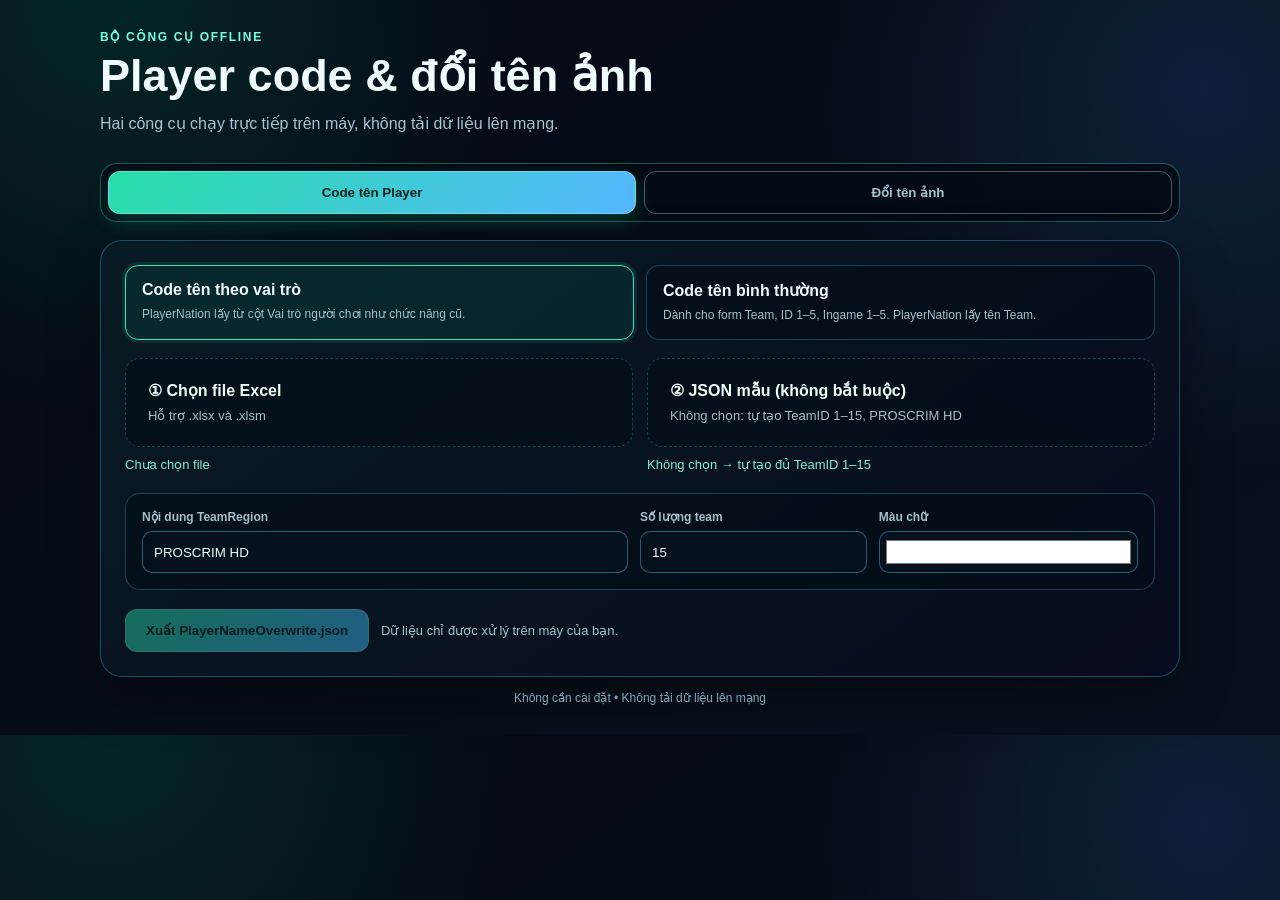
<file: PlayerNameTool.html>
<!doctype html>
<html lang="vi">
<head>
  <meta charset="utf-8">
  <meta name="viewport" content="width=device-width,initial-scale=1">
  <title>Bộ công cụ Player & Ảnh</title>
  <style>
    :root { color-scheme: dark; --bg:#070b14; --card:#101827; --line:#26344b; --text:#edf4ff; --muted:#9aabc2; --blue:#3182f6; --green:#35d39a; --amber:#ffbd59; --red:#ff6b78; }
    * { box-sizing:border-box }
    body { margin:0; min-height:100vh; font-family:Inter,"Segoe UI",Arial,sans-serif; background:radial-gradient(circle at 20% 0,#12274a 0,transparent 34%),var(--bg); color:var(--text); }
    main { width:min(920px,calc(100% - 32px)); margin:48px auto; }
    .eyebrow { color:#75aaff; font-size:12px; font-weight:800; letter-spacing:.14em; text-transform:uppercase; }
    h1 { margin:8px 0 10px; font-size:clamp(28px,5vw,45px); line-height:1.08; }
    .lead { margin:0 0 26px; color:var(--muted); line-height:1.65; }
    .tool-tabs { display:flex; gap:8px; margin:0 0 18px; padding:6px; border:1px solid var(--line); border-radius:15px; background:#0a111e; }
    .tool-tab { flex:1; background:transparent; color:var(--muted); box-shadow:none; }
    .tool-tab.active { color:white; background:var(--blue); box-shadow:0 8px 24px rgba(49,130,246,.25); }
    .tool-panel[hidden] { display:none; }
    .card { background:linear-gradient(180deg,rgba(19,30,49,.96),rgba(12,19,32,.96)); border:1px solid var(--line); border-radius:20px; padding:24px; box-shadow:0 24px 70px rgba(0,0,0,.32); }
    .drop { display:block; border:1.5px dashed #405779; border-radius:15px; padding:22px; cursor:pointer; transition:.2s; background:#0b1220; }
    .drop:hover,.drop.drag { border-color:var(--blue); background:#0d1b31; transform:translateY(-1px); }
    .drop strong { display:block; font-size:16px; margin-bottom:6px; }
    .drop span { color:var(--muted); font-size:13px; }
    input[type=file] { display:none; }
    .grid { display:grid; grid-template-columns:1fr 1fr; gap:14px; }
    .file-name { margin-top:10px; color:#a9c9ff; font-size:13px; min-height:18px; overflow-wrap:anywhere; }
    .settings { display:grid; grid-template-columns:1.5fr .7fr .8fr; gap:12px; margin-top:18px; padding:16px; border:1px solid var(--line); border-radius:15px; background:#0a111e; }
    .field label { display:block; margin-bottom:7px; color:var(--muted); font-size:12px; font-weight:700; }
    .field input { width:100%; height:42px; border:1px solid #31425d; border-radius:10px; padding:0 11px; background:#0e1726; color:var(--text); font:14px inherit; outline:none; }
    .field input:focus { border-color:var(--blue); box-shadow:0 0 0 3px rgba(49,130,246,.13); }
    .field input[type=color] { padding:4px; cursor:pointer; }
    .modes { display:grid; grid-template-columns:1fr 1fr; gap:12px; margin-bottom:18px; }
    .mode { position:relative; display:block; padding:15px 16px; border:1px solid #31425d; border-radius:13px; background:#0a111e; cursor:pointer; }
    .mode:has(input:checked) { border-color:var(--blue); background:#0d1b31; box-shadow:0 0 0 3px rgba(49,130,246,.10); }
    .mode input { position:absolute; opacity:0; pointer-events:none; }
    .mode strong { display:block; margin-bottom:5px; }
    .mode span { color:var(--muted); font-size:12px; line-height:1.45; }
    .actions { display:flex; gap:12px; align-items:center; margin-top:19px; flex-wrap:wrap; }
    button { border:0; border-radius:12px; padding:13px 20px; font:700 14px inherit; cursor:pointer; color:white; background:var(--blue); box-shadow:0 8px 24px rgba(49,130,246,.25); }
    button:hover { filter:brightness(1.1); }
    button:disabled { opacity:.45; cursor:not-allowed; box-shadow:none; }
    .hint { color:var(--muted); font-size:13px; }
    .result { margin-top:18px; border-top:1px solid var(--line); padding-top:18px; }
    .stats { display:grid; grid-template-columns:repeat(3,1fr); gap:10px; margin-bottom:13px; }
    .stat { background:#0a111e; border:1px solid #1e2b40; border-radius:12px; padding:13px; }
    .stat b { display:block; font-size:22px; color:var(--green); }
    .stat span { color:var(--muted); font-size:12px; }
    #log { margin:0; max-height:210px; overflow:auto; white-space:pre-wrap; font:12px/1.6 Consolas,monospace; color:#b9c8dc; background:#080d17; border-radius:12px; padding:14px; }
    .ok { color:var(--green) } .warn { color:var(--amber) } .error { color:var(--red) }
    .photo-drop { display:grid; place-items:center; min-height:240px; border:1.5px dashed #405779; border-radius:18px; background:#0b1220; text-align:center; cursor:pointer; transition:.2s; }
    .photo-drop:hover,.photo-drop.drag { border-color:var(--green); background:#0d1d25; transform:translateY(-1px); }
    .photo-drop strong { display:block; margin-bottom:7px; font-size:18px; }
    .photo-drop span { color:var(--muted); }
    .photo-note { margin:12px 0 22px; color:var(--muted); font-size:13px; text-align:center; }
    .photo-summary { display:flex; align-items:center; justify-content:space-between; gap:14px; margin:20px 0 12px; }
    .photo-summary h2 { margin:0; font-size:17px; }
    .photo-list { overflow:hidden; border:1px solid var(--line); border-radius:14px; background:#0a111e; }
    .photo-item { display:grid; grid-template-columns:minmax(0,1fr) 28px minmax(0,1fr); gap:10px; align-items:center; padding:13px 15px; border-bottom:1px solid var(--line); }
    .photo-item:last-child { border-bottom:0; }
    .photo-name { overflow:hidden; text-overflow:ellipsis; white-space:nowrap; font-size:13px; }
    .photo-old { color:var(--muted); } .photo-arrow { color:#75aaff; text-align:center; } .photo-new { color:var(--green); font-weight:700; }
    footer { margin-top:14px; text-align:center; color:#6f819b; font-size:12px; }
    /* Đồng bộ giao diện neon xanh/đen của Hubpic. */
    :root { --bg:#050b13; --card:#091721; --line:rgba(89,205,255,.28); --text:#effbff; --muted:#a8c0d0; --blue:#35b9ff; --green:#31e2ae; --amber:#ffd15a; }
    body { min-height:0; background:radial-gradient(circle at 8% 0,rgba(0,230,160,.13),transparent 30%),radial-gradient(circle at 94% 12%,rgba(67,146,255,.14),transparent 28%),linear-gradient(145deg,#050914,#07111e); }
    main { width:min(1080px,calc(100% - 30px)); margin:30px auto; }
    .eyebrow { color:#75ffe0; }.lead { color:#a9c4d1; }
    .tool-tabs { padding:7px; border-color:rgba(84,225,185,.35); border-radius:17px; background:rgba(3,12,21,.9); }
    .tool-tab { color:#a8c1cf; background:transparent!important; box-shadow:none!important; }
    .tool-tab.active { color:#04231c; background:linear-gradient(135deg,#28dfa7,#54b7ff)!important; box-shadow:0 7px 18px rgba(0,220,165,.22)!important; }
    .card { border-color:rgba(85,213,255,.30); border-radius:22px; background:linear-gradient(145deg,rgba(8,27,35,.97),rgba(8,12,31,.97)); box-shadow:0 20px 50px rgba(0,0,0,.35); }
    .mode,.settings,.drop,.photo-drop,.photo-list,.stat { border-color:rgba(93,198,255,.28); background:rgba(3,14,24,.72); }
    .mode:has(input:checked),.drop:hover,.drop.drag { border-color:#35e4b1; background:rgba(7,57,57,.48); box-shadow:0 0 0 3px rgba(53,228,177,.10); }
    .drop:hover,.drop.drag { transform:translateY(-1px); }.drop strong,.photo-drop strong { color:#effff9; }
    .file-name { color:#81eecf; }.field label,.mode span,.drop span,.hint,.photo-note,.photo-old { color:#a5bfca; }
    .field input { border-color:rgba(103,205,255,.4); background:#06111e; }.field input:focus { border-color:#35e4b1; box-shadow:0 0 0 3px rgba(53,228,177,.13); }
    button { color:#04231c; background:linear-gradient(135deg,#23d99f,#41b8ff); border:1px solid rgba(220,255,245,.32); box-shadow:0 8px 20px rgba(0,190,156,.2); font-weight:900; }
    .stat b,.photo-new { color:#67ffd0; } #log { border:1px solid rgba(92,211,255,.2); background:#040b14; }.photo-arrow { color:#73e8ff; }
    footer { color:#84a7b8; }
    @media(max-width:650px){ main{margin:20px auto}.grid,.settings,.modes{grid-template-columns:1fr}.card{padding:17px}.stats{grid-template-columns:1fr}.photo-summary{align-items:stretch;flex-direction:column}.photo-item{grid-template-columns:1fr 20px 1fr;padding:11px 10px}.photo-name{font-size:11px} }
  </style>
</head>
<body>
<main>
  <div class="eyebrow">Bộ công cụ offline</div>
  <h1>Player code & đổi tên ảnh</h1>
  <p class="lead">Hai công cụ chạy trực tiếp trên máy, không tải dữ liệu lên mạng.</p>
  <nav class="tool-tabs" aria-label="Chọn công cụ">
    <button class="tool-tab active" type="button" data-panel="playerPanel">Code tên Player</button>
    <button class="tool-tab" type="button" data-panel="photoPanel">Đổi tên ảnh</button>
  </nav>
  <section class="tool-panel" id="playerPanel">
  <div class="card">
    <div class="modes">
      <label class="mode"><input type="radio" name="codeMode" value="role" checked><strong>Code tên theo vai trò</strong><span>PlayerNation lấy từ cột Vai trò người chơi như chức năng cũ.</span></label>
      <label class="mode"><input type="radio" name="codeMode" value="normal"><strong>Code tên bình thường</strong><span>Dành cho form Team, ID 1–5, Ingame 1–5. PlayerNation lấy tên Team.</span></label>
    </div>
    <div class="grid">
      <div>
        <label class="drop" id="excelDrop" for="excelFile"><strong>① Chọn file Excel</strong><span>Hỗ trợ .xlsx và .xlsm</span></label>
        <input id="excelFile" type="file" accept=".xlsx,.xlsm">
        <div class="file-name" id="excelName">Chưa chọn file</div>
      </div>
      <div>
        <label class="drop" id="jsonDrop" for="jsonFile"><strong>② JSON mẫu (không bắt buộc)</strong><span>Không chọn: tự tạo TeamID 1–15, PROSCRIM HD</span></label>
        <input id="jsonFile" type="file" accept=".json,application/json">
        <div class="file-name" id="jsonName">Không chọn → tự tạo đủ TeamID 1–15</div>
      </div>
    </div>
    <div class="settings">
      <div class="field"><label for="teamRegion">Nội dung TeamRegion</label><input id="teamRegion" type="text" value="PROSCRIM HD" maxlength="100"></div>
      <div class="field"><label for="teamCount">Số lượng team</label><input id="teamCount" type="number" value="15" min="1" max="100"></div>
      <div class="field"><label for="textColor">Màu chữ</label><input id="textColor" type="color" value="#ffffff"></div>
    </div>
    <div class="actions">
      <button id="convertBtn" disabled>Xuất PlayerNameOverwrite.json</button>
      <span class="hint">Dữ liệu chỉ được xử lý trên máy của bạn.</span>
    </div>
    <div class="result" id="result" hidden>
      <div class="stats">
        <div class="stat"><b id="playerCount">0</b><span>người chơi đã xuất</span></div>
        <div class="stat"><b id="regionCount">0</b><span>mục TeamRegionList</span></div>
        <div class="stat"><b id="warningCount">0</b><span>cảnh báo dữ liệu</span></div>
      </div>
      <pre id="log"></pre>
    </div>
  </div>
  </section>
  <section class="tool-panel" id="photoPanel" hidden>
    <div class="card">
      <div class="eyebrow">Đổi tên ảnh</div>
      <h2 style="margin:7px 0 8px;font-size:25px">Bỏ “-Photoroom” khỏi tên ảnh</h2>
      <p class="lead">Chọn hoặc kéo thả nhiều ảnh. Tool giữ nguyên nội dung ảnh và chỉ tạo bản tải xuống với tên mới.</p>
      <label class="photo-drop" id="photoDrop" for="photoFiles"><div><strong>Kéo ảnh vào đây</strong><span>hoặc bấm để chọn nhiều tệp</span></div></label>
      <input id="photoFiles" type="file" accept="image/*" multiple>
      <p class="photo-note">Ảnh được xử lý hoàn toàn trong trình duyệt.</p>
      <div id="photoResults" hidden>
        <div class="photo-summary"><h2 id="photoCount"></h2><button id="photoDownload" type="button">Tải tất cả ảnh đã đổi tên</button></div>
        <div class="photo-list" id="photoList"></div>
      </div>
    </div>
  </section>
  <footer>Không cần cài đặt • Không tải dữ liệu lên mạng</footer>
</main>
<script>
"use strict";
const $ = id => document.getElementById(id);
let excelFile = null, jsonFile = null;

document.querySelectorAll(".tool-tab").forEach(tab => tab.addEventListener("click", () => {
  document.querySelectorAll(".tool-tab").forEach(item => item.classList.toggle("active", item === tab));
  document.querySelectorAll(".tool-panel").forEach(panel => panel.hidden = panel.id !== tab.dataset.panel);
}));

function normalize(value) {
  return String(value ?? "").normalize("NFD").replace(/[\u0300-\u036f]/g, "").replace(/\s+/g, " ").trim().toLowerCase();
}
function outputText(value) {
  return String(value ?? "")
    .normalize("NFD")
    .replace(/[\u0300-\u036f]/g, "")
    .replace(/[đĐ]/g, match => match === "đ" ? "d" : "D")
    .replace(/\s+/g, "")
    .toUpperCase();
}
function classifyHeader(header) {
  const text = normalize(header);
  const simpleId = text.match(/^id\s*(\d+)$/), simpleName = text.match(/^(?:ingame|in game)\s*(\d+)$/);
  if (simpleId) return [Number(simpleId[1]), "id"];
  if (simpleName) return [Number(simpleName[1]), "name"];
  const match = text.match(/(?:nguoi choi|player)\s*(\d+)/);
  if (!match) return null;
  const number = Number(match[1]);
  if (/\bid\b/.test(text)) return [number, "id"];
  if (text.includes("vai tro") || text.includes("role")) return [number, "role"];
  if (text.includes("ingame") || text.includes("in game")) return [number, "name"];
  return null;
}
function cleanId(value) {
  if (value === null || value === undefined || String(value).trim() === "") return null;
  if (typeof value === "number") {
    if (!Number.isSafeInteger(value)) throw new Error("ID không phải số nguyên an toàn: " + value);
    return value;
  }
  let text = String(value).trim().replace(/\s/g, "").replace(/\.0$/, "");
  if (!/^\d+$/.test(text)) throw new Error("ID không phải số: " + value);
  const number = Number(text);
  if (!Number.isSafeInteger(number)) throw new Error("ID quá lớn: " + value);
  return number;
}
function u16(v,o){ return v.getUint16(o,true) } function u32(v,o){ return v.getUint32(o,true) }
async function inflateRaw(bytes) {
  if (typeof DecompressionStream === "undefined") throw new Error("Trình duyệt quá cũ. Hãy mở bằng Chrome hoặc Edge mới nhất.");
  const stream = new Blob([bytes]).stream().pipeThrough(new DecompressionStream("deflate-raw"));
  return new Uint8Array(await new Response(stream).arrayBuffer());
}
async function unzip(buffer) {
  const bytes = new Uint8Array(buffer), view = new DataView(buffer);
  let eocd = -1;
  for (let i = bytes.length - 22; i >= Math.max(0, bytes.length - 65557); i--) if (u32(view,i) === 0x06054b50) { eocd=i; break; }
  if (eocd < 0) throw new Error("File không phải Excel .xlsx hợp lệ.");
  const count=u16(view,eocd+10), centralOffset=u32(view,eocd+16), decoder=new TextDecoder("utf-8"), files=new Map();
  let p=centralOffset;
  for (let n=0; n<count; n++) {
    if (u32(view,p)!==0x02014b50) throw new Error("Cấu trúc ZIP của Excel không hợp lệ.");
    const method=u16(view,p+10), compressedSize=u32(view,p+20), nameLen=u16(view,p+28), extraLen=u16(view,p+30), commentLen=u16(view,p+32), localOffset=u32(view,p+42);
    const name=decoder.decode(bytes.slice(p+46,p+46+nameLen)).replace(/\\/g,"/");
    const localNameLen=u16(view,localOffset+26), localExtraLen=u16(view,localOffset+28), start=localOffset+30+localNameLen+localExtraLen;
    const compressed=bytes.slice(start,start+compressedSize);
    let data;
    if (method===0) data=compressed; else if (method===8) data=await inflateRaw(compressed); else throw new Error("Excel dùng kiểu nén chưa hỗ trợ: "+method);
    files.set(name,data); p+=46+nameLen+extraLen+commentLen;
  }
  return files;
}
function xml(files,path) {
  const data=files.get(path); if(!data) return null;
  const doc=new DOMParser().parseFromString(new TextDecoder("utf-8").decode(data),"application/xml");
  if(doc.querySelector("parsererror")) throw new Error("Không đọc được XML: "+path);
  return doc;
}
function localElements(root,name){ return [...root.getElementsByTagNameNS("*",name)] }
function attrNS(el,local){ for(const a of el.attributes) if(a.localName===local) return a.value; return null }
function columnIndex(ref){ let n=0; for(const ch of (ref.match(/[A-Z]+/i)||[""])[0].toUpperCase()) n=n*26+ch.charCodeAt(0)-64; return n-1 }
async function readXlsx(file) {
  const files=await unzip(await file.arrayBuffer());
  const sharedDoc=xml(files,"xl/sharedStrings.xml"), shared=sharedDoc ? localElements(sharedDoc,"si").map(si=>localElements(si,"t").map(t=>t.textContent).join("")) : [];
  const workbook=xml(files,"xl/workbook.xml"), rels=xml(files,"xl/_rels/workbook.xml.rels");
  if(!workbook||!rels) throw new Error("Thiếu cấu trúc workbook trong Excel.");
  const targets=new Map(localElements(rels,"Relationship").map(r=>[r.getAttribute("Id"),r.getAttribute("Target")]));
  const candidates=[];
  for(const sheet of localElements(workbook,"sheet")) {
    const id=attrNS(sheet,"id"), target=targets.get(id); if(!target) continue;
    const path=("xl/"+target.replace(/^\//,"").replace(/^xl\//,"")).replace(/\/\.\//g,"/");
    const doc=xml(files,path); if(!doc) continue;
    const rows=[];
    for(const row of localElements(doc,"row")) {
      const arr=[];
      for(const c of localElements(row,"c")) {
        const index=columnIndex(c.getAttribute("r")||"A1"), type=c.getAttribute("t"), v=localElements(c,"v")[0]?.textContent ?? "";
        let value=v;
        if(type==="s") value=shared[Number(v)]??"";
        else if(type==="inlineStr") value=localElements(c,"t").map(t=>t.textContent).join("");
        else if(type==="b") value=v==="1";
        else if(type!=="str" && v!=="" && Number.isFinite(Number(v))) value=Number(v);
        arr[index]=value;
      }
      rows.push(arr);
    }
    const score=(rows[0]||[]).filter(h=>classifyHeader(h)).length;
    candidates.push({name:sheet.getAttribute("name")||"Sheet",rows,score});
  }
  candidates.sort((a,b)=>b.score-a.score);
  if(!candidates.length||candidates[0].score<3) throw new Error("Không tìm thấy các cột ID, vai trò và tên ingame ở hàng đầu tiên.");
  return candidates[0];
}
function extractPlayers(rows, playerColor, mode) {
  const columns={};
  (rows[0]||[]).forEach((header,index)=>{ const info=classifyHeader(header); if(info){ const [number,kind]=info; (columns[number]??={})[kind]=index; } });
  const teamColumn=(rows[0]||[]).findIndex(header=>["team","ten team","ten team cua ban"].includes(normalize(header)));
  const required=mode==="normal"?["id","name"]:["id","role","name"];
  const groups=Object.entries(columns).filter(([,g])=>required.every(k=>k in g)).sort((a,b)=>Number(a[0])-Number(b[0]));
  if(!groups.length) throw new Error(mode==="normal"?"Không có nhóm cột đầy đủ ID + Ingame.":"Không có nhóm cột đầy đủ ID + vai trò + tên ingame.");
  if(mode==="normal"&&teamColumn<0) throw new Error("Chế độ Code tên bình thường cần có cột Team.");
  const players=[],warnings=[],seen=new Set();
  for(let r=1;r<rows.length;r++) for(const [number,g] of groups) {
    const rawId=rows[r]?.[g.id], rawName=rows[r]?.[g.name], rawRole=mode==="normal"?rows[r]?.[teamColumn]:rows[r]?.[g.role];
    if([rawId,rawName,rawRole].every(v=>v==null||String(v).trim()==="")) continue;
    let id; try{id=cleanId(rawId)}catch(e){warnings.push(`Dòng ${r+1}, người chơi ${number}: ${e.message}; đã bỏ qua.`);continue}
    const name=outputText(rawName), role=String(rawRole??"").trim();
    if(id===null||!name||!role){warnings.push(`Dòng ${r+1}, người chơi ${number}: thiếu ID/tên/vai trò; đã bỏ qua.`);continue}
    if(seen.has(id)){warnings.push(`Dòng ${r+1}: ID ${id} bị trùng; chỉ giữ lần đầu.`);continue}
    seen.add(id); players.push({PlayerID:id,PlayerNameOverwrite:name,PlayerNation:role,Color:playerColor});
  }
  if(!players.length) throw new Error("Không tìm thấy người chơi hợp lệ để xuất.");
  return {players,warnings};
}
function downloadJson(data) {
  const blob=new Blob([JSON.stringify(data,null,2)+"\n"],{type:"application/json;charset=utf-8"}), url=URL.createObjectURL(blob), a=document.createElement("a");
  a.href=url;a.download="PlayerNameOverwrite.json";document.body.appendChild(a);a.click();a.remove();setTimeout(()=>URL.revokeObjectURL(url),1000);
}
function bindFile(inputId,nameId,kind){
  $(inputId).addEventListener("change",e=>{const f=e.target.files[0]||null;if(kind==="excel")excelFile=f;else jsonFile=f;$(nameId).textContent=f?f.name:(kind==="excel"?"Chưa chọn file":"Không chọn → tự tạo đủ TeamID 1–15");$("convertBtn").disabled=!excelFile});
  const drop=$(kind+"Drop");["dragenter","dragover"].forEach(ev=>drop.addEventListener(ev,e=>{e.preventDefault();drop.classList.add("drag")}));["dragleave","drop"].forEach(ev=>drop.addEventListener(ev,e=>{e.preventDefault();drop.classList.remove("drag")}));
  drop.addEventListener("drop",e=>{const f=e.dataTransfer.files[0];if(!f)return;if(kind==="excel")excelFile=f;else jsonFile=f;$(nameId).textContent=f.name;$("convertBtn").disabled=!excelFile});
}
bindFile("excelFile","excelName","excel"); bindFile("jsonFile","jsonName","json");
$("convertBtn").addEventListener("click",async()=>{
  const btn=$("convertBtn");btn.disabled=true;btn.textContent="Đang xử lý…";$("result").hidden=false;$("log").textContent="Đang đọc Excel…";$("log").className="";
  try{
    const mode=document.querySelector('input[name="codeMode"]:checked').value;
    const textColor=$("textColor").value.toUpperCase();
    const teamRegion=$("teamRegion").value.trim()||"PROSCRIM HD";
    const teamCount=Math.max(1,Math.min(100,Number.parseInt($("teamCount").value,10)||15));
    const sheet=await readXlsx(excelFile),{players,warnings}=extractPlayers(sheet.rows,textColor,mode);
    let regions=Array.from({length:teamCount},(_,index)=>({TeamID:index+1,TeamRegion:teamRegion,Color:textColor}));
    if(jsonFile){const template=JSON.parse(await jsonFile.text().then(t=>t.replace(/^\uFEFF/,"")));if(Array.isArray(template.TeamRegionList))regions=template.TeamRegionList.map(item=>({...item,Color:textColor}));else warnings.push("JSON mẫu không có TeamRegionList hợp lệ.")}
    downloadJson({PlayerNameList:players,TeamRegionList:regions});
    $("playerCount").textContent=players.length;$("regionCount").textContent=regions.length;$("warningCount").textContent=warnings.length;
    const nationSource=mode==="normal"?"tên Team":"vai trò người chơi";
    $("log").className=warnings.length?"warn":"ok";$("log").textContent=`✓ Chế độ: ${mode==="normal"?"Code tên bình thường":"Code tên theo vai trò"}\n✓ Đã đọc sheet: ${sheet.name}\n✓ PlayerNation = ${nationSource}\n✓ PlayerNameOverwrite đã IN HOA, bỏ dấu và xóa khoảng trắng\n✓ Màu chữ: ${textColor}\n✓ TeamRegion: ${jsonFile?"lấy theo JSON mẫu":teamRegion}\n✓ Đã tải PlayerNameOverwrite.json`+(warnings.length?"\n\n⚠ "+warnings.slice(0,40).join("\n⚠ "):"");
  }catch(error){$("playerCount").textContent="0";$("regionCount").textContent="0";$("warningCount").textContent="1";$("log").className="error";$("log").textContent="✗ "+error.message;}
  finally{btn.disabled=!excelFile;btn.textContent="Xuất PlayerNameOverwrite.json";}
});

const photoInput=$("photoFiles"),photoDrop=$("photoDrop"),photoResults=$("photoResults"),photoList=$("photoList"),photoCount=$("photoCount"),photoDownload=$("photoDownload");
let selectedPhotos=[];
const cleanPhotoName=name=>name.replace(/-Photoroom/gi,"");
function showPhotos(files){
  selectedPhotos=[...files].filter(file=>file.type.startsWith("image/"));
  photoResults.hidden=selectedPhotos.length===0;
  photoCount.textContent=`${selectedPhotos.length} ảnh đã sẵn sàng`;
  photoList.replaceChildren(...selectedPhotos.map(file=>{
    const row=document.createElement("div");row.className="photo-item";
    for(const [value,className] of [[file.name,"photo-name photo-old"],["→","photo-arrow"],[cleanPhotoName(file.name),"photo-name photo-new"]]){
      const cell=document.createElement("div");cell.className=className;cell.textContent=value;row.append(cell);
    }
    return row;
  }));
}
photoInput.addEventListener("change",event=>showPhotos(event.target.files));
["dragenter","dragover"].forEach(event=>photoDrop.addEventListener(event,e=>{e.preventDefault();photoDrop.classList.add("drag")}));
["dragleave","drop"].forEach(event=>photoDrop.addEventListener(event,e=>{e.preventDefault();photoDrop.classList.remove("drag")}));
photoDrop.addEventListener("drop",event=>showPhotos(event.dataTransfer.files));
photoDownload.addEventListener("click",async()=>{
  photoDownload.disabled=true;photoDownload.textContent="Đang chuẩn bị tải…";
  for(const file of selectedPhotos){
    const link=document.createElement("a"),url=URL.createObjectURL(file);link.href=url;link.download=cleanPhotoName(file.name);document.body.appendChild(link);link.click();link.remove();
    setTimeout(()=>URL.revokeObjectURL(url),1500);await new Promise(resolve=>setTimeout(resolve,180));
  }
  photoDownload.disabled=false;photoDownload.textContent="Tải tất cả ảnh đã đổi tên";
});
</script>
<script>(()=>{const e=new TextEncoder(),u=n=>[n&255,n>>>8&255],v=n=>[n&255,n>>>8&255,n>>>16&255,n>>>24&255],UTF8_FLAG=0x0800,c=a=>{let r=0xffffffff;for(const b of a){r^=b;for(let i=0;i<8;i++)r=r>>>1^((r&1)?0xedb88320:0)}return(r^0xffffffff)>>>0},j=a=>{let n=a.reduce((s,x)=>s+x.length,0),r=new Uint8Array(n),p=0;for(const x of a){r.set(x,p);p+=x.length}return r},z=f=>{let o=0,A=[],B=[];for(const x of f){let n=e.encode(x.name),d=new Uint8Array(x.data),k=c(d),l=j([new Uint8Array([80,75,3,4,20,0,...u(UTF8_FLAG),0,0,0,0,0,0,...v(k),...v(d.length),...v(d.length),...u(n.length),0,0]),n,d]),h=j([new Uint8Array([80,75,1,2,20,0,20,0,...u(UTF8_FLAG),0,0,0,0,0,0,...v(k),...v(d.length),...v(d.length),...u(n.length),0,0,0,0,0,0,0,0,0,0,0,0,...v(o)]),n]);A.push(l);B.push(h);o+=l.length}let m=j(B);return new Blob([...A,m,new Uint8Array([80,75,5,6,0,0,0,0,...u(f.length),...u(f.length),...v(m.length),...v(o),0,0])],{type:'application/zip'})},b=photoDownload.cloneNode(true);photoDownload.replaceWith(b);b.textContent='Tải ZIP ảnh đã đổi tên';b.onclick=async()=>{b.disabled=true;try{let f=[];for(const x of selectedPhotos)f.push({name:cleanPhotoName(x.name),data:await x.arrayBuffer()});let a=document.createElement('a'),q=URL.createObjectURL(z(f));a.href=q;a.download='anh-da-doi-ten.zip';a.click();setTimeout(()=>URL.revokeObjectURL(q),1500)}finally{b.disabled=false}}})();</script></body>
</html>
</file>
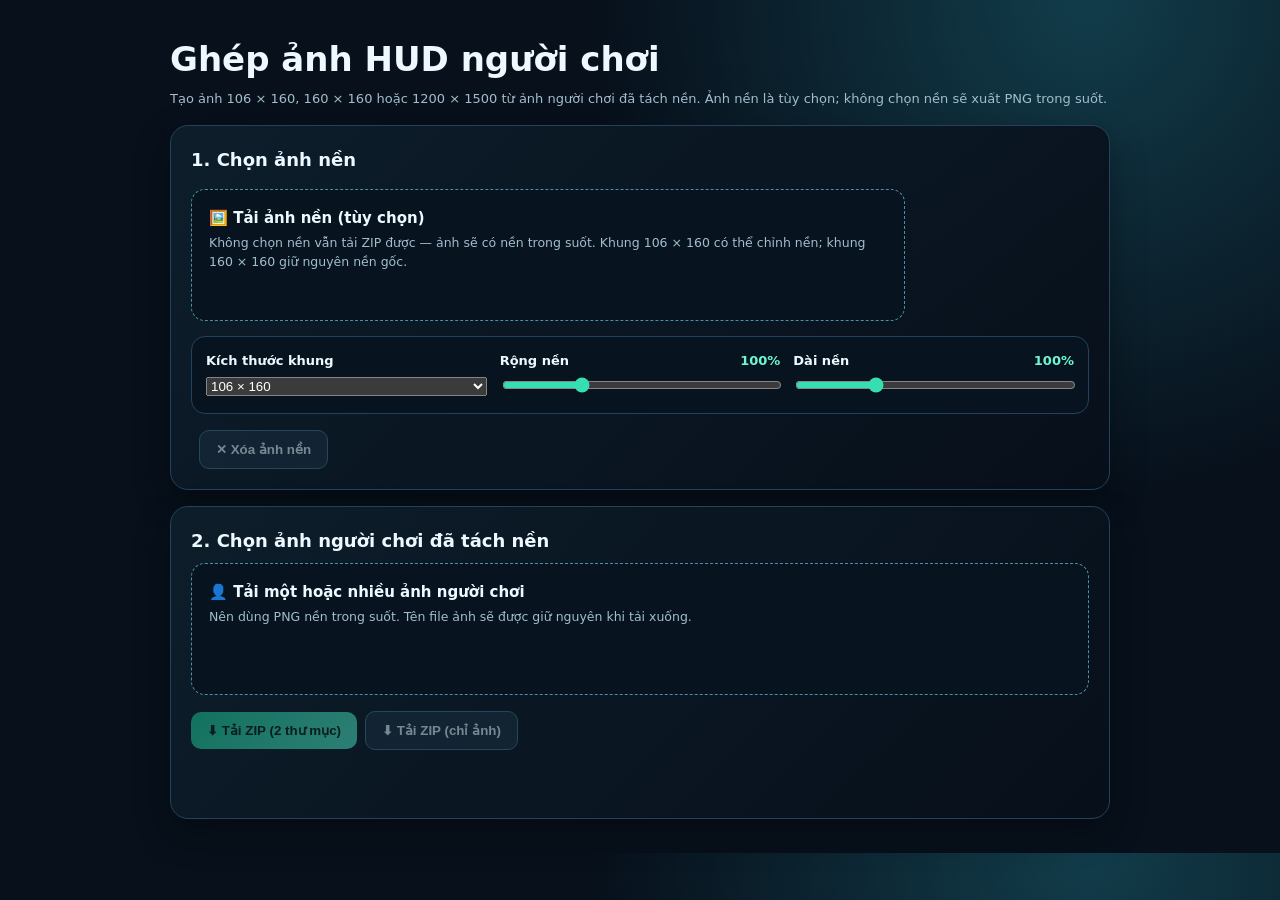
<file: tao-anh-hud.html>
<!doctype html>
<html lang="vi">
<head>
  <meta charset="utf-8">
  <meta name="viewport" content="width=device-width, initial-scale=1">
  <title>Ghép ảnh HUD 106×160</title>
  <style>
    :root{color-scheme:dark;--bg:#07101b;--panel:#0d1928;--line:#24425b;--text:#edf8ff;--muted:#a2bdcc;--accent:#35dfb2;}
    *{box-sizing:border-box}body{margin:0;background:radial-gradient(circle at 85% 0,#123c4a 0,transparent 36%),var(--bg);color:var(--text);font:15px/1.5 system-ui,-apple-system,"Segoe UI",sans-serif}main{width:min(940px,calc(100% - 28px));margin:34px auto}.card{background:linear-gradient(135deg,rgba(13,30,43,.96),rgba(7,15,26,.98));border:1px solid var(--line);border-radius:18px;padding:20px;margin:16px 0;box-shadow:0 14px 36px #0005}h1{margin:0 0 4px;font-size:clamp(25px,4vw,34px)}h2{font-size:18px;margin:0 0 9px}.hint{margin:0;color:var(--muted);font-size:13px}.upload-grid{display:grid;grid-template-columns:1fr 170px;gap:14px;margin-top:16px}.upload{display:block;min-height:132px;border:1px dashed #4b91a6;border-radius:14px;padding:17px;background:#071420;cursor:pointer}.upload strong,.upload small{display:block}.upload small{color:var(--muted);margin-top:5px}input[type=file]{display:none}.background-preview{display:none;min-height:132px;border:1px solid var(--line);border-radius:14px;padding:9px;background:#071420}.background-preview.show{display:grid;place-items:center}.background-preview img{display:block;max-width:150px;max-height:150px;object-fit:contain;border-radius:8px}.background-preview span{font-size:12px;color:var(--muted);margin-top:4px}select,input[type=range]{width:100%;margin-top:7px;accent-color:var(--accent)}.controls{display:grid;grid-template-columns:repeat(3,minmax(0,1fr));gap:13px;margin-top:15px;padding:14px;border:1px solid var(--line);border-radius:14px;background:#071420}.control{font-weight:750;font-size:13px}.control output{float:right;color:#6df6d0}button{margin-top:16px;border:0;border-radius:10px;padding:11px 16px;background:linear-gradient(135deg,#19c896,#4fe4c4);color:#052017;font-weight:850;cursor:pointer}button:disabled{opacity:.5;cursor:not-allowed}.secondary{margin-left:8px;background:#1a3042;color:#dff8ff;border:1px solid #3f7691}.status{min-height:22px;color:#75f6ce;margin-top:10px;font-size:13px}.preview-list{display:grid;grid-template-columns:repeat(auto-fill,minmax(250px,1fr));gap:12px;margin-top:16px}.preview{display:grid;grid-template-columns:160px minmax(0,1fr);gap:11px;align-items:center;padding:10px;border:1px solid var(--line);border-radius:13px;background:#081321}.preview canvas{max-width:160px;max-height:160px;image-rendering:auto;border-radius:4px;background:conic-gradient(#16283b 25%,#0c1826 0 50%,#16283b 0 75%,#0c1826 0) 0/14px 14px}.preview strong{overflow-wrap:anywhere;font-size:13px}.preview small{display:block;color:var(--muted);font-size:12px;margin-top:5px}@media(max-width:620px){main{width:min(100% - 20px,940px);margin:20px auto}.card{padding:15px}.upload-grid{grid-template-columns:1fr}.controls{grid-template-columns:1fr}.preview-list{grid-template-columns:1fr}.preview{grid-template-columns:160px minmax(0,1fr)}}
  </style>
</head>
<body>
<main>
  <header><h1>Ghép ảnh HUD người chơi</h1><p class="hint">Tạo ảnh 106 × 160, 160 × 160 hoặc 1200 × 1500 từ ảnh người chơi đã tách nền. Ảnh nền là tùy chọn; không chọn nền sẽ xuất PNG trong suốt.</p></header>
  <section class="card">
    <h2>1. Chọn ảnh nền</h2>
    <div class="upload-grid"><label class="upload" for="backgroundInput"><strong>🖼️ Tải ảnh nền (tùy chọn)</strong><small id="backgroundName">Không chọn nền vẫn tải ZIP được — ảnh sẽ có nền trong suốt. Khung 106 × 160 có thể chỉnh nền; khung 160 × 160 giữ nguyên nền gốc.</small><input id="backgroundInput" type="file" accept="image/*"></label><aside class="background-preview" id="backgroundPreview"><img id="backgroundPreviewImage" alt="Xem trước ảnh nền"><span>Preview nền</span></aside></div>
    <div class="controls">
      <label class="control">Kích thước khung<select id="canvasSize"><option value="106x160">106 × 160</option><option value="160x160">160 × 160</option><option value="1200x1500">1200 × 1500 · từ ngang lưng quần</option></select></label>
      <label class="control" id="bgWidthControl">Rộng nền <output id="bgWidthValue">100%</output><input id="bgWidth" type="range" min="70" max="180" value="100"></label>
      <label class="control" id="bgHeightControl">Dài nền <output id="bgHeightValue">100%</output><input id="bgHeight" type="range" min="70" max="180" value="100"></label>
    </div>
    <button id="clearBackground" class="secondary" disabled>✕ Xóa ảnh nền</button>
  </section>
  <section class="card">
    <h2>2. Chọn ảnh người chơi đã tách nền</h2>
    <label class="upload" for="playersInput"><strong>👤 Tải một hoặc nhiều ảnh người chơi</strong><small id="playersName">Nên dùng PNG nền trong suốt. Tên file ảnh sẽ được giữ nguyên khi tải xuống.</small><input id="playersInput" type="file" accept="image/*" multiple></label>
    <button id="downloadAll" disabled>⬇ Tải ZIP (2 thư mục)</button><button id="downloadSingle" class="secondary" disabled>⬇ Tải ZIP (chỉ ảnh)</button>
    <div class="status" id="status" role="status"></div>
    <div class="preview-list" id="previewList"></div>
  </section>
</main>
<script>
  const $=id=>document.getElementById(id);
  let background=null, players=[];
  const loadImage=file=>new Promise((resolve,reject)=>{const image=new Image();const url=URL.createObjectURL(file);image.onload=()=>{URL.revokeObjectURL(url);resolve(image)};image.onerror=()=>{URL.revokeObjectURL(url);reject(new Error('Không đọc được ảnh'))};image.src=url});
  function dimensions(){return $('canvasSize').value.split('x').map(Number)}
  function isSquareMode(){return $('canvasSize').value==='160x160'}
  function syncBackgroundControls(){const editable=!isSquareMode();$('bgWidth').disabled=!editable;$('bgHeight').disabled=!editable;$('bgWidthControl').style.opacity=editable?'1':'.42';$('bgHeightControl').style.opacity=editable?'1':'.42';$('bgWidthControl').title=editable?'':'Khung 160 × 160 luôn dùng nền gốc, không chỉnh kích thước.';$('bgHeightControl').title=$('bgWidthControl').title}
  function drawCover(ctx,img,width,height){if(isSquareMode()){ctx.drawImage(img,0,0);return}const scale=Math.max(width/img.width,height/img.height),w=img.width*scale*Number($('bgWidth').value)/100,h=img.height*scale*Number($('bgHeight').value)/100;ctx.drawImage(img,(width-w)/2,(height-h)/2,w,h)}
  function alphaBounds(image){const canvas=document.createElement('canvas'),ctx=canvas.getContext('2d',{willReadFrequently:true});canvas.width=image.width;canvas.height=image.height;ctx.drawImage(image,0,0);const pixels=ctx.getImageData(0,0,canvas.width,canvas.height).data;let left=canvas.width,top=canvas.height,right=-1,bottom=-1;for(let y=0;y<canvas.height;y++)for(let x=0;x<canvas.width;x++)if(pixels[(y*canvas.width+x)*4+3]>16){left=Math.min(left,x);right=Math.max(right,x);top=Math.min(top,y);bottom=Math.max(bottom,y)}return right<left?{x:0,y:0,w:image.width,h:image.height}:{x:left,y:top,w:right-left+1,h:bottom-top+1}}
  function playerCrop(image,width,height){const box=alphaBounds(image),tall=width===1200&&height===1500,ratio=width/height,scale=tall?1.33:1.1;let sw=Math.min(image.width,box.w*scale),sh=sw/ratio,sx=Math.max(0,Math.min(image.width-sw,box.x+box.w/2-sw/2)),sy=box.y;if(sh>box.h){sh=box.h;sw=sh*ratio;sx=Math.max(0,Math.min(image.width-sw,box.x+box.w/2-sw/2))}return{sx,sy,sw,sh}}
  function drawPlayer(ctx,image,width,height){const {sx,sy,sw,sh}=playerCrop(image,width,height);if(width===160&&height===160){const portraitWidth=106;ctx.drawImage(image,sx,sy,sw,sh,(width-portraitWidth)/2,0,portraitWidth,height);return}ctx.drawImage(image,sx,sy,sw,sh,0,0,width,height)}
  function sharpen(ctx,width,height){const image=ctx.getImageData(0,0,width,height),source=image.data.slice(),amount=.18;for(let y=1;y<height-1;y++)for(let x=1;x<width-1;x++){const index=(y*width+x)*4;if(!source[index+3])continue;for(let channel=0;channel<3;channel++){const center=source[index+channel],left=source[index-4+channel],right=source[index+4+channel],up=source[index-width*4+channel],down=source[index+width*4+channel];image.data[index+channel]=Math.max(0,Math.min(255,center*(1+4*amount)-amount*(left+right+up+down)))}}ctx.putImageData(image,0,0)}
  function outputType(file){return ['image/png','image/jpeg','image/webp'].includes(file.type)?file.type:'image/png'}
  function createCanvas(player){const [width,height]=dimensions(),canvas=document.createElement('canvas');canvas.width=width;canvas.height=height;const ctx=canvas.getContext('2d');ctx.imageSmoothingEnabled=true;ctx.imageSmoothingQuality='high';if(background)drawCover(ctx,background,width,height);drawPlayer(ctx,player.image,width,height);if(width===106)sharpen(ctx,width,height);return canvas}
  function redraw(){syncBackgroundControls();const list=$('previewList');list.replaceChildren();if(!players.length){$('downloadAll').disabled=true;$('downloadSingle').disabled=true;return}$('downloadAll').disabled=false;$('downloadSingle').disabled=false;const [width,height]=dimensions();players.forEach(player=>{const canvas=createCanvas(player);player.canvas=canvas;const item=document.createElement('article');item.className='preview';const info=document.createElement('div');const name=document.createElement('strong');name.textContent=player.file.name;const note=document.createElement('small');note.textContent=`Xuất ${width} × ${height} • ${background?(isSquareMode()?'giữ nguyên nền gốc':'có thể chỉnh nền'):'nền trong suốt'} • giữ nguyên tên file`;info.append(name,note);item.append(canvas,info);list.append(item)});$('status').textContent=`Đã ghép sẵn ${players.length} ảnh${background?' có nền':' nền trong suốt'}. Nhấn nút tải ZIP để nhận hai thư mục RolePictureHUD và RolePicture.`}
  $('backgroundInput').addEventListener('change',async event=>{const file=event.target.files[0];if(!file)return;try{background=await loadImage(file);const previewURL=URL.createObjectURL(file);$('backgroundPreviewImage').src=previewURL;$('backgroundPreviewImage').onload=()=>URL.revokeObjectURL(previewURL);$('backgroundPreview').classList.add('show');$('backgroundName').textContent=`Đã chọn nền: ${file.name}`;$('clearBackground').disabled=false;redraw()}catch{$('status').textContent='Không thể đọc ảnh nền này.'}});
  $('clearBackground').addEventListener('click',()=>{background=null;$('backgroundInput').value='';$('backgroundPreviewImage').removeAttribute('src');$('backgroundPreview').classList.remove('show');$('backgroundName').textContent='Không chọn nền vẫn tải ZIP được — ảnh sẽ có nền trong suốt.';$('clearBackground').disabled=true;$('status').textContent='Đã xóa ảnh nền; ảnh xuất sẽ trong suốt.';redraw()});
  [['canvasSize'],['bgWidth','bgWidthValue'],['bgHeight','bgHeightValue']].forEach(([id,output])=>$(id).addEventListener('input',()=>{if(output)$(output).textContent=$(id).value+'%';redraw()}));
  $('playersInput').addEventListener('change',async event=>{const files=[...event.target.files];if(!files.length)return;try{players=await Promise.all(files.map(async file=>({file,image:await loadImage(file),canvas:null})));$('playersName').textContent=`Đã chọn ${players.length} ảnh người chơi. Tên file sẽ giữ nguyên.`;redraw()}catch{$('status').textContent='Có ảnh người chơi không thể đọc được.'}});
  const encoder=new TextEncoder();
  const crc32=bytes=>{let crc=0xffffffff;for(const byte of bytes){crc^=byte;for(let bit=0;bit<8;bit++)crc=(crc>>>1)^((crc&1)?0xedb88320:0)}return(crc^0xffffffff)>>>0};
  const u16=value=>[value&255,(value>>>8)&255],u32=value=>[value&255,(value>>>8)&255,(value>>>16)&255,(value>>>24)&255];
  const joinBytes=parts=>{const size=parts.reduce((total,part)=>total+part.length,0),joined=new Uint8Array(size);let at=0;for(const part of parts){joined.set(part,at);at+=part.length}return joined};
  function zipStore(files){let offset=0;const localParts=[],centralParts=[];for(const file of files){const name=encoder.encode(file.name),data=new Uint8Array(file.data),crc=crc32(data),localHeader=new Uint8Array([80,75,3,4,20,0,0,0,0,0,0,0,0,0,...u32(crc),...u32(data.length),...u32(data.length),...u16(name.length),0,0]),local=joinBytes([localHeader,name,data]),centralHeader=new Uint8Array([
    80,75,1,2,20,0,20,0,
    0,0, /* cờ */ 0,0, /* nén */ 0,0, /* giờ */ 0,0, /* ngày */
    ...u32(crc),...u32(data.length),...u32(data.length),
    ...u16(name.length),0,0, /* extra */ 0,0, /* comment */ 0,0, /* đĩa */ 0,0, /* thuộc tính trong */
    ...u32(file.folder?16:0),...u32(offset)
  ]);localParts.push(local);centralParts.push(joinBytes([centralHeader,name]));offset+=local.length}const central=joinBytes(centralParts),end=new Uint8Array([80,75,5,6,0,0,0,0,...u16(files.length),...u16(files.length),...u32(central.length),...u32(offset),0,0]);return new Blob([...localParts,central,end],{type:'application/zip'})}
  $('downloadAll').addEventListener('click',async()=>{if(!players.length)return;const button=$('downloadAll');button.disabled=true;$('status').textContent='Đang tạo file ZIP chất lượng cao…';try{const files=[{name:'RolePictureHUD/',data:new ArrayBuffer(0),folder:true},{name:'RolePicture/',data:new ArrayBuffer(0),folder:true}];for(const player of players){const blob=await new Promise(resolve=>player.canvas.toBlob(resolve,'image/png'));const data=await blob.arrayBuffer(),name=player.file.name.replace(/\.[^.]+$/,'')+'.png';files.push({name:`RolePictureHUD/${name}`,data},{name:`RolePicture/${name}`,data})}const url=URL.createObjectURL(zipStore(files)),link=document.createElement('a');link.href=url;link.download='RolePictureHUD-RolePicture.zip';document.body.append(link);link.click();link.remove();setTimeout(()=>URL.revokeObjectURL(url),1000);$('status').textContent=`Đã tải ZIP chất lượng cao: 2 thư mục RolePictureHUD và RolePicture, mỗi thư mục có ${players.length} ảnh PNG giống nhau.`}catch{$('status').textContent='Không thể tạo file ZIP. Hãy thử lại.'}button.disabled=false});
  $('downloadSingle').addEventListener('click',async()=>{if(!players.length)return;const button=$('downloadSingle');button.disabled=true;$('status').textContent='Đang tạo ZIP chỉ gồm ảnh PNG…';try{const files=[];for(const player of players){const blob=await new Promise(resolve=>player.canvas.toBlob(resolve,'image/png'));const data=await blob.arrayBuffer(),name=player.file.name.replace(/\.[^.]+$/,'')+'.png';files.push({name,data})}const url=URL.createObjectURL(zipStore(files)),link=document.createElement('a');link.href=url;link.download='HUD-anh.zip';document.body.append(link);link.click();link.remove();setTimeout(()=>URL.revokeObjectURL(url),1000);$('status').textContent='Đã tải 1 file ZIP gồm '+players.length+' ảnh PNG, không chia thư mục.'}catch{$('status').textContent='Không thể tạo file ZIP. Hãy thử lại.'}button.disabled=false});
</script>
</body>
</html>
</file>
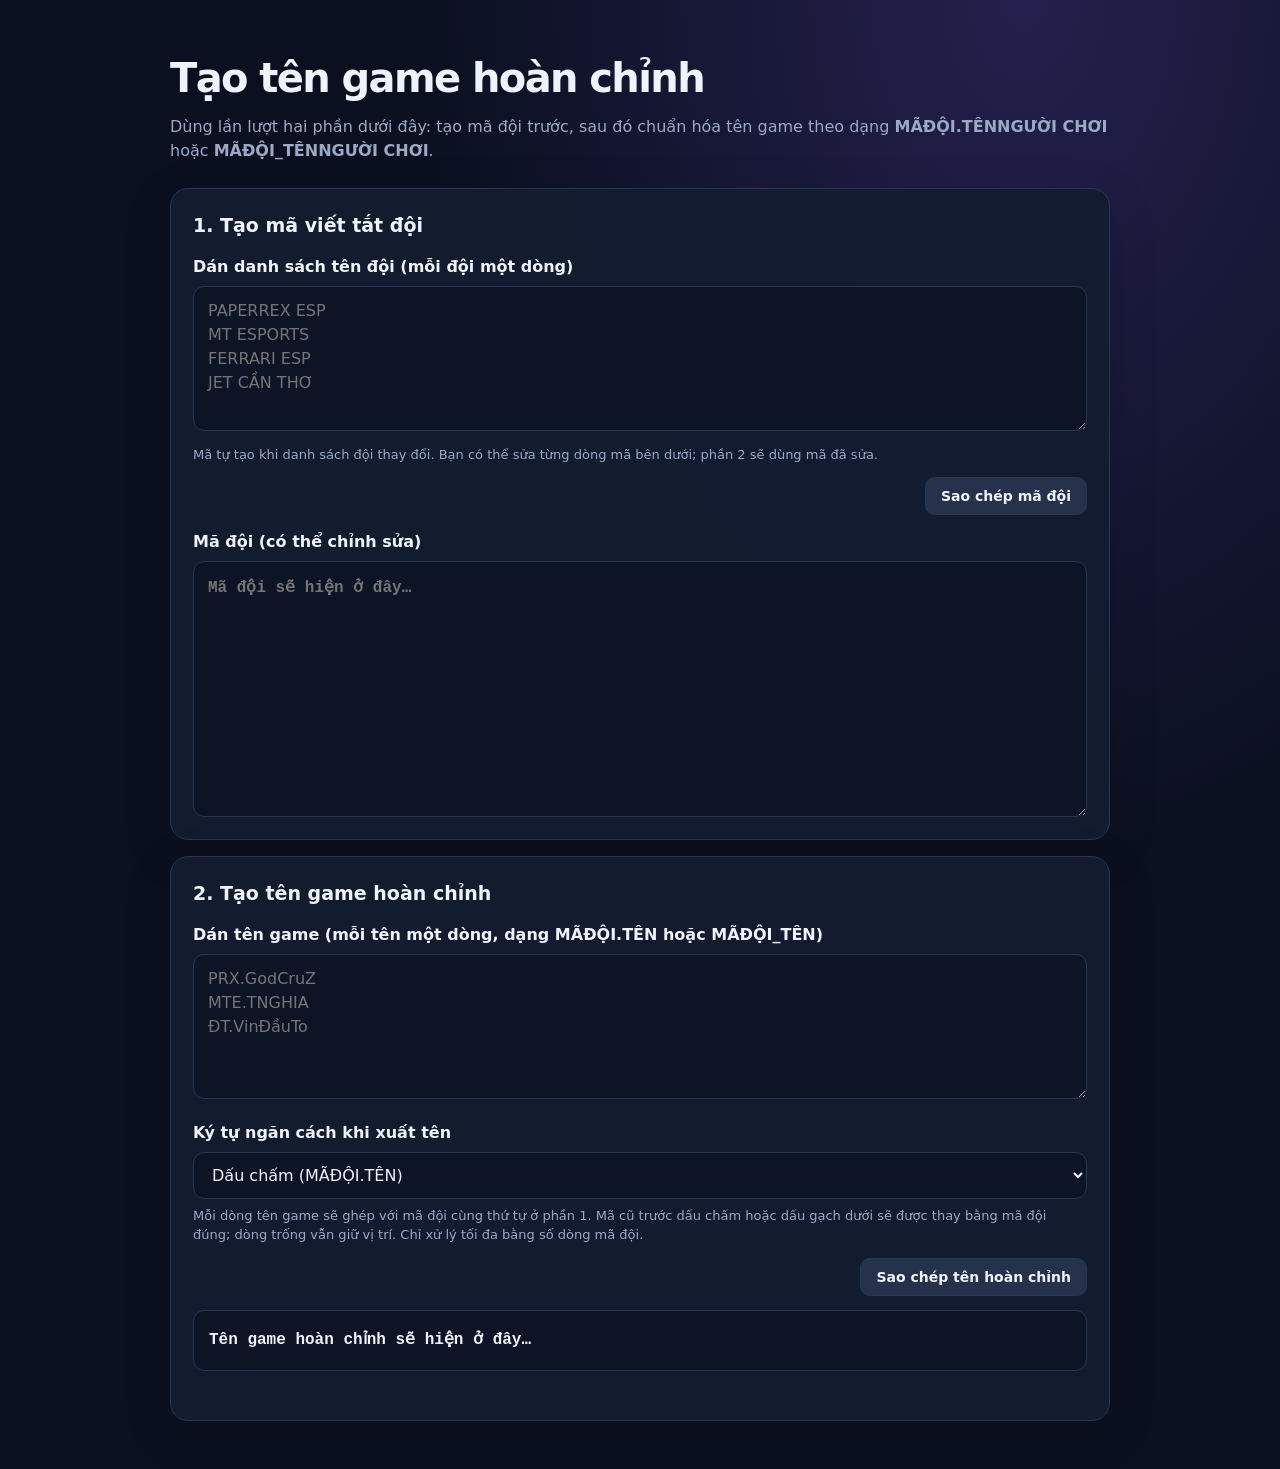
<file: tao-ten-game.html>
<!doctype html>
<html lang="vi">
<head>
  <meta charset="utf-8">
  <meta name="viewport" content="width=device-width, initial-scale=1">
  <title>Tạo tên game theo đội</title>
  <style>
    :root { color-scheme: dark; --bg:#0b1020; --panel:#141c30; --line:#293653; --muted:#9aa9c5; --text:#eef3ff; --accent:#8b7cff; --green:#39d6a2; }
    * { box-sizing:border-box }
    body { margin:0; background:radial-gradient(ellipse at 80% 0,#24204d 0,transparent 42%),var(--bg); color:var(--text); font:16px/1.5 system-ui,-apple-system,"Segoe UI",sans-serif; }
    main { width:min(940px, calc(100% - 32px)); margin:48px auto; }
    header { margin-bottom:25px } h1 { margin:0 0 7px; font-size:clamp(27px,5vw,40px); letter-spacing:-.04em }
    header p,.hint { color:var(--muted); margin:0 }
    .card { background:color-mix(in srgb,var(--panel) 94%,transparent); border:1px solid var(--line); border-radius:18px; padding:22px; margin:16px 0; box-shadow:0 14px 50px #0002 }
    .topline { display:flex; justify-content:space-between; gap:12px; align-items:center; margin-bottom:12px }
    h2 { font-size:19px; margin:0 } label { display:block; font-weight:650; margin:15px 0 7px }
    textarea,select,input { width:100%; color:var(--text); background:#0d1425; border:1px solid var(--line); border-radius:11px; padding:12px 14px; font:inherit; outline:none }
    textarea:focus,select:focus,input:focus { border-color:var(--accent); box-shadow:0 0 0 3px #8b7cff28 }
    textarea { min-height:145px; resize:vertical } #players { min-height:130px }
    .hint { font-size:13px; margin-top:7px }
    button { border:0; border-radius:10px; padding:10px 15px; background:var(--accent); color:white; font:700 14px system-ui; cursor:pointer }
    button:hover { filter:brightness(1.1) } button.secondary { background:#26324c; border:1px solid var(--line); color:var(--text) } button.small { padding:7px 11px; font-size:13px }
    .team-list { display:grid; gap:9px; margin-top:15px }
    .team-row { display:grid; grid-template-columns:minmax(0,1fr) 150px; align-items:center; gap:12px; padding:10px 12px; border:1px solid var(--line); border-radius:11px; background:#10182a }
    .team-name { overflow-wrap:anywhere } .team-name small { display:block; color:var(--muted); font-weight:400 }
    .team-row input { padding:8px 10px; text-transform:uppercase; font-weight:750; letter-spacing:.04em }
    .actions { display:flex; justify-content:flex-end; gap:9px; margin-top:13px; flex-wrap:wrap }
    .result-head { display:flex; justify-content:space-between; align-items:center; gap:10px }
    pre { white-space:pre-wrap; overflow-wrap:anywhere; background:#0d1425; border:1px solid var(--line); border-radius:11px; padding:15px; min-height:54px; margin:14px 0 0; font:600 16px/1.8 ui-monospace,SFMono-Regular,Consolas,monospace }
    #teamResult { display:block; margin-top:7px; font:600 16px/1.8 ui-monospace,SFMono-Regular,Consolas,monospace }
    .status { min-height:20px; color:var(--green); font-size:13px; margin-top:7px }
    @media(max-width:560px) { main{margin:25px auto} .card{padding:16px} .team-row{grid-template-columns:1fr 105px;gap:8px} }
  </style>
</head>
<body>
<main>
  <header><h1>Tạo tên game hoàn chỉnh</h1><p>Dùng lần lượt hai phần dưới đây: tạo mã đội trước, sau đó chuẩn hóa tên game theo dạng <strong>MÃĐỘI.TÊNNGƯỜI CHƠI</strong> hoặc <strong>MÃĐỘI_TÊNNGƯỜI CHƠI</strong>.</p></header>

  <section class="card">
    <h2>1. Tạo mã viết tắt đội</h2>
    <label for="teamNames">Dán danh sách tên đội (mỗi đội một dòng)</label>
    <textarea id="teamNames" placeholder="PAPERREX ESP&#10;MT ESPORTS&#10;FERRARI ESP&#10;JET CẦN THƠ"></textarea>
    <p class="hint" id="teamCodeHint">Mã tự tạo khi danh sách đội thay đổi. Bạn có thể sửa từng dòng mã bên dưới; phần 2 sẽ dùng mã đã sửa.</p>
    <div class="actions"><button id="copyTeams" class="secondary">Sao chép mã đội</button></div>
    <label for="teamResult">Mã đội (có thể chỉnh sửa)</label>
    <textarea id="teamResult" rows="8" placeholder="Mã đội sẽ hiện ở đây…" aria-describedby="teamCodeHint" spellcheck="false"></textarea>
  </section>

  <section class="card">
    <h2>2. Tạo tên game hoàn chỉnh</h2>
    <label for="gameNames">Dán tên game (mỗi tên một dòng, dạng MÃĐỘI.TÊN hoặc MÃĐỘI_TÊN)</label>
    <textarea id="gameNames" placeholder="PRX.GodCruZ&#10;MTE.TNGHIA&#10;ĐT.VinĐầuTo"></textarea>
    <label for="nameSeparator">Ký tự ngăn cách khi xuất tên</label>
    <select id="nameSeparator">
      <option value=".">Dấu chấm (MÃĐỘI.TÊN)</option>
      <option value="_">Dấu gạch dưới (MÃĐỘI_TÊN)</option>
    </select>
    <p class="hint">Mỗi dòng tên game sẽ ghép với mã đội cùng thứ tự ở phần 1. Mã cũ trước dấu chấm hoặc dấu gạch dưới sẽ được thay bằng mã đội đúng; dòng trống vẫn giữ vị trí. Chỉ xử lý tối đa bằng số dòng mã đội.</p>
    <div class="actions"><button id="copyGames" class="secondary">Sao chép tên hoàn chỉnh</button></div>
    <pre id="gameResult" aria-live="polite">Tên game hoàn chỉnh sẽ hiện ở đây…</pre>
    <div class="status" id="status" role="status"></div>
  </section>
</main>
<script>
  const $ = (id) => document.getElementById(id);
  const clean = (value) => value.normalize('NFD').replace(/[\u0300-\u036f]/g, '').replace(/đ/gi, 'd').toUpperCase().replace(/[^A-Z0-9]/g, '');
  // Bộ mã chuẩn dùng trong giải. Key bỏ dấu, khoảng trắng và ký tự đặc biệt.
  const TEAM_CODE_PRESET = {
    ANTIHUNGYEN:'ATHY', VCGM:'VCGM', DRAGON:'DRG', TTE:'TTE', NFX:'NFX',
    GIAHUNGESP:'GHE', CPX:'CPX', GAMZESP:'GZE', ENE:'ENE', LEGION:'LG',
    XUANTHONGFINAL:'XTF', YNX:'YNX', SULESPORTS:'SULE', BLASTESPORTS:'BLE',
    WBESPORTS:'WBE', V36ESPORTS:'V36E', PBE:'PBE', HIDEORDIE:'HOD', DNE:'DNE',
    EVOLUTION:'EVOL', MFA:'MFA', DWERESPORTS:'DWE', DFG:'DFG', SHOPWT:'SWT',
    KID:'KID', MAR:'MAR', HCKESPORTS:'HCK', WHALESEAPORT:'WS', RGE:'RGE',
    NPE:'NPE', PTE:'PTE', EVLUNIVERSE:'EVLU', EGESPORTS:'EGE', RSE:'RSE',
    ZYRESP:'ZYR', TTS:'TTS', FS:'FS', AKE:'AKE', TE:'TE', TA:'TA',
    GANGSTERAG:'GSAG', JOLIBEEESPORTS:'JLB', SLE:'SLE', LYONESP:'LYON',
    GRETRISING:'GR', NVEESPORTS:'NVE', SLY:'SLY', DAUTOESP:'DTE', XSMT:'XSMT',
    HRESPORTS:'HRE', FTESPORT:'FTE', LAMLINHESP:'LLE', '74NOHOPE':'74NH',
    LSBESP:'LSB', NAV1:'NAV1', TDG:'TDG', FERRARIESP:'FRR', GAUGAU:'GG',
    ARIRESABAD:'ARB', DCG:'DCG', INTERFOR:'ITF', SHESPORT:'SHE', KL:'KL',
    BE:'BE', YENDINHESPORT:'YDE', PKESPORTS:'PKE', RONGLUAXJUST:'RLXJ',
    RONGLUAESP:'RLE', VSKESPORTS:'VSK', VTAESP:'VTA'
  };
  function teamAbbreviation(value) {
    const preset = TEAM_CODE_PRESET[clean(value)];
    if (preset) return preset;
    const words = value.normalize('NFD').replace(/[\u0300-\u036f]/g, '').replace(/đ/gi, 'd').toUpperCase().match(/[A-Z0-9]+/g) || [];
    if (!words.length) return '';
    // Tên viết liền hậu tố ESPORT/ESPORTS, ví dụ TAMESPORT => TME.
    if (words.length===1 && /ESPORTS?$/.test(words[0])) {
      const base=words[0].replace(/ESPORTS?$/,'');
      return base ? base[0]+(base.length>1 ? base[base.length-1] : '')+'E' : 'E';
    }
    const esports = /^(ESP|ESPORT|ESPORTS)$/;
    const hasEsports = words.some(word => esports.test(word));
    const baseWords = words.filter(word => !esports.test(word));
    const initials = baseWords.map(word => word[0]).join('');

    // Không phải tên giải/ESPORT: mã ngắn giữ nguyên, nhiều chữ lấy chữ đầu.
    if (!hasEsports) {
      if (baseWords.length===1) return baseWords[0].length<=4 ? baseWords[0] : baseWords[0].slice(0,3);
      return initials.slice(0,4);
    }

    // Có ESP/ESPORT: lấy mã phần tên đội rồi gắn E.
    // MT ESPORT => MTE, ĐẦU TO ESP => DTE, GIA HƯNG ESP => GHE.
    if (baseWords.length>=2) return (initials+'E').slice(0,4);
    const base = baseWords[0] || '';
    if (!base) return 'E';
    if (base.length<=3) return base+'E';
    // Tên dính liền dài: chọn chữ đầu + chữ cuối + E, ví dụ TAMESPORT => TME.
    return base[0]+base[base.length-1]+'E';
  }
  function normalizeEntry(line) {
    const value = line.trim();
    if (!value) return '';
    const parts = value.split('.');
    if (parts.length < 2) return clean(value);
    const team = clean(parts.shift());
    const player = clean(parts.join(''));
    return team && player ? `${team}.${player}` : team || player;
  }
  function renderTeams() {
    $('teamResult').value = generateTeamCodes().join('\n');
  }
  function generateTeamCodes() {
    return $('teamNames').value.split(/\r?\n/).map(line => {
      let value = line.trim();
      if (!value) return '';
      if (value.startsWith('|')) value = value.slice(1);
      if (value.endsWith('|')) value = value.slice(0, -1);
      if (value.includes('|')) value = value.split('|').map(part => part.trim()).filter(Boolean)[0] || '';
      if (!value || /^[-:]+$/.test(value) || /^team$/i.test(value)) return '';
      return teamAbbreviation(value);
    }).filter(Boolean);
  }
  function getTeamCodes() {
    const value = $('teamResult').value.trimEnd();
    return value ? value.split(/\r?\n/).map(line => line.trim()) : [];
  }
  function renderGames() {
    const codes = getTeamCodes();
    const separator = $('nameSeparator').value;
    const lines = $('gameNames').value.split(/\r?\n/).slice(0, codes.length);
    const names = lines.map((line, index) => {
      const value = line.trim();
      if (!value || !codes[index]) return '';
      const splitAt = value.search(/[._]/);
      const playerName = splitAt >= 0 ? value.slice(splitAt + 1) : value;
      const player = clean(playerName);
      return player ? `${codes[index]}${separator}${player}` : '';
    });
    $('gameResult').textContent = names.length ? names.join('\n') : (codes.length ? 'Tên game hoàn chỉnh sẽ hiện ở đây…' : 'Nhập mã đội ở phần 1 trước.');
  }
  function setStatus(message) { $('status').textContent = message; }
  async function copy(text, success) {
    if (!text.trim()) { setStatus('Chưa có nội dung để sao chép.'); return; }
    try { await navigator.clipboard.writeText(text); setStatus(success); }
    catch { const area=document.createElement('textarea'); area.value=text; document.body.append(area); area.select(); document.execCommand('copy'); area.remove(); setStatus(success); }
  }
  $('teamNames').addEventListener('input',()=>{ renderTeams(); renderGames(); });
  $('teamResult').addEventListener('input',renderGames);
  $('gameNames').addEventListener('input',renderGames);
  $('nameSeparator').addEventListener('change',renderGames);
  $('copyTeams').addEventListener('click',()=>copy($('teamResult').value,'Đã sao chép mã đội.'));
  $('copyGames').addEventListener('click',()=>copy(getTeamCodes().length&&!$('gameResult').textContent.startsWith('Tên game hoàn chỉnh sẽ')?$('gameResult').textContent:'','Đã sao chép tên game hoàn chỉnh.'));
</script>
</body>
</html>
</file>
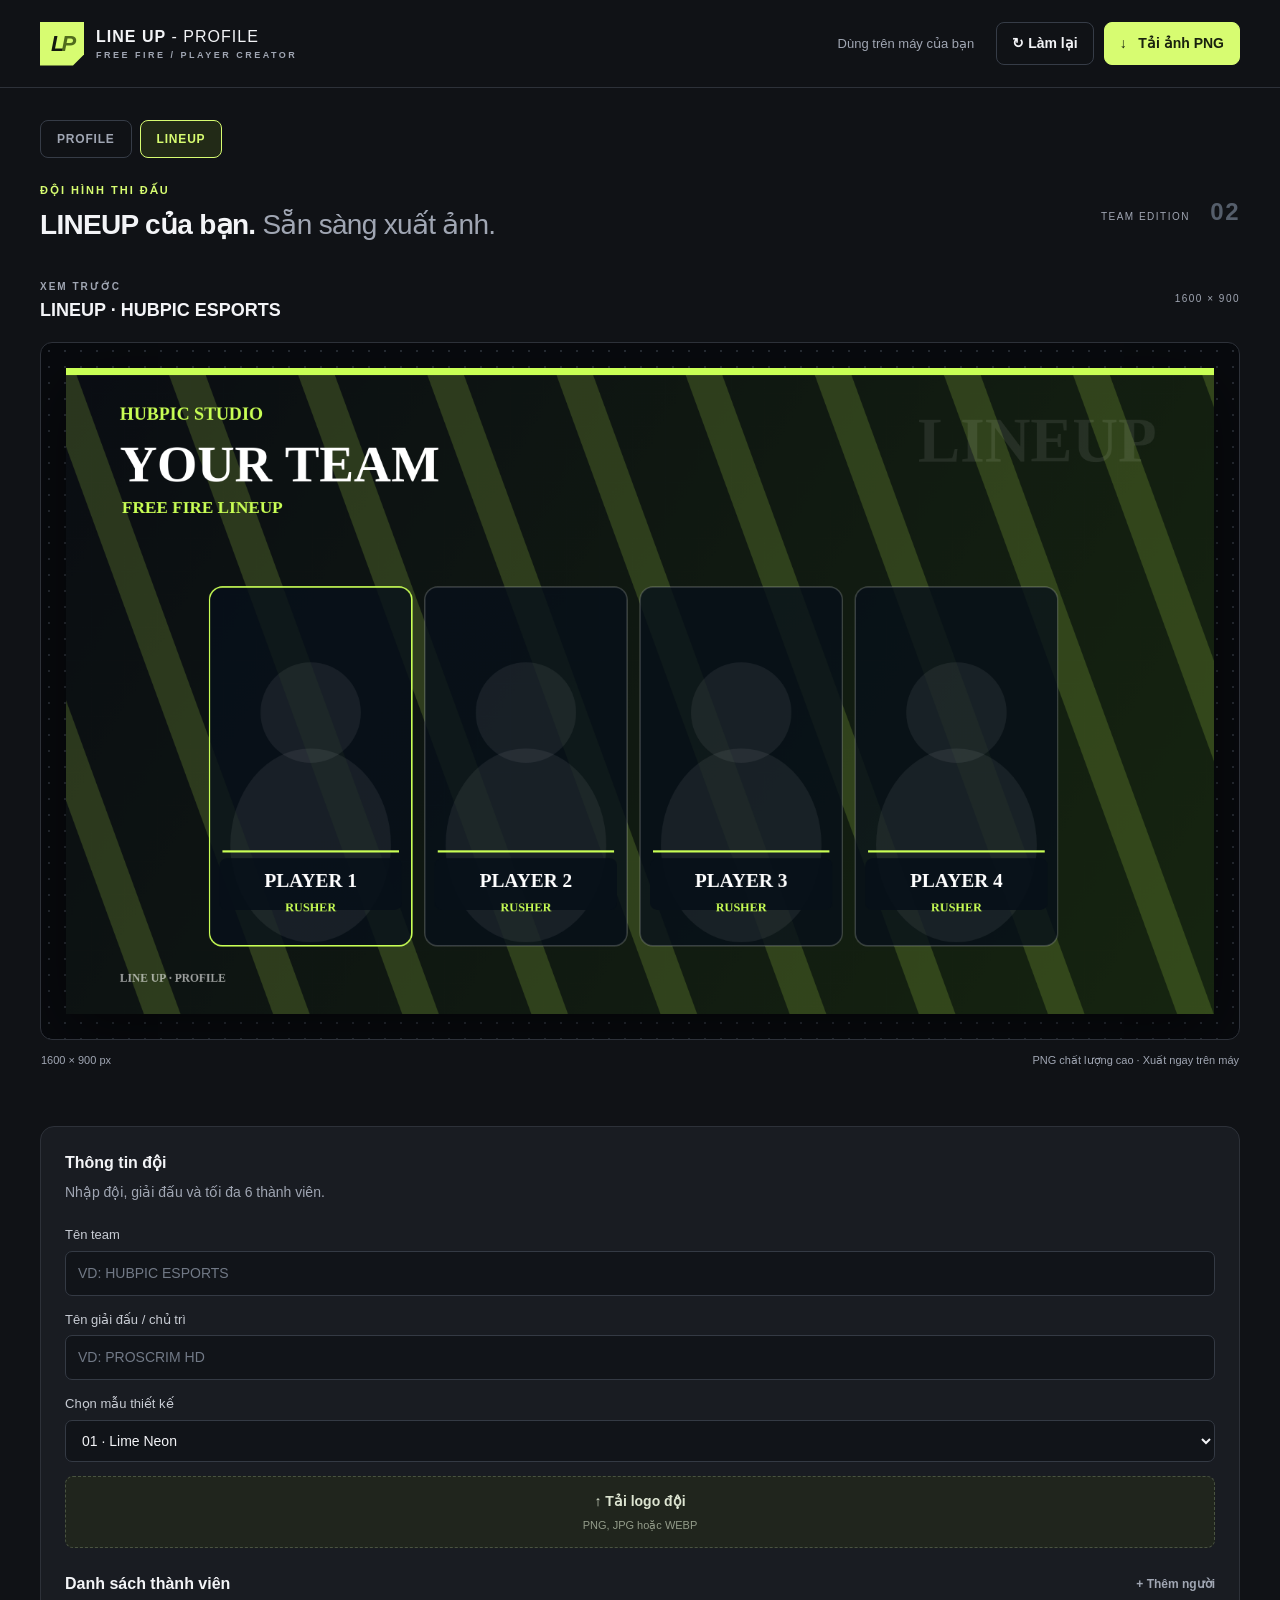
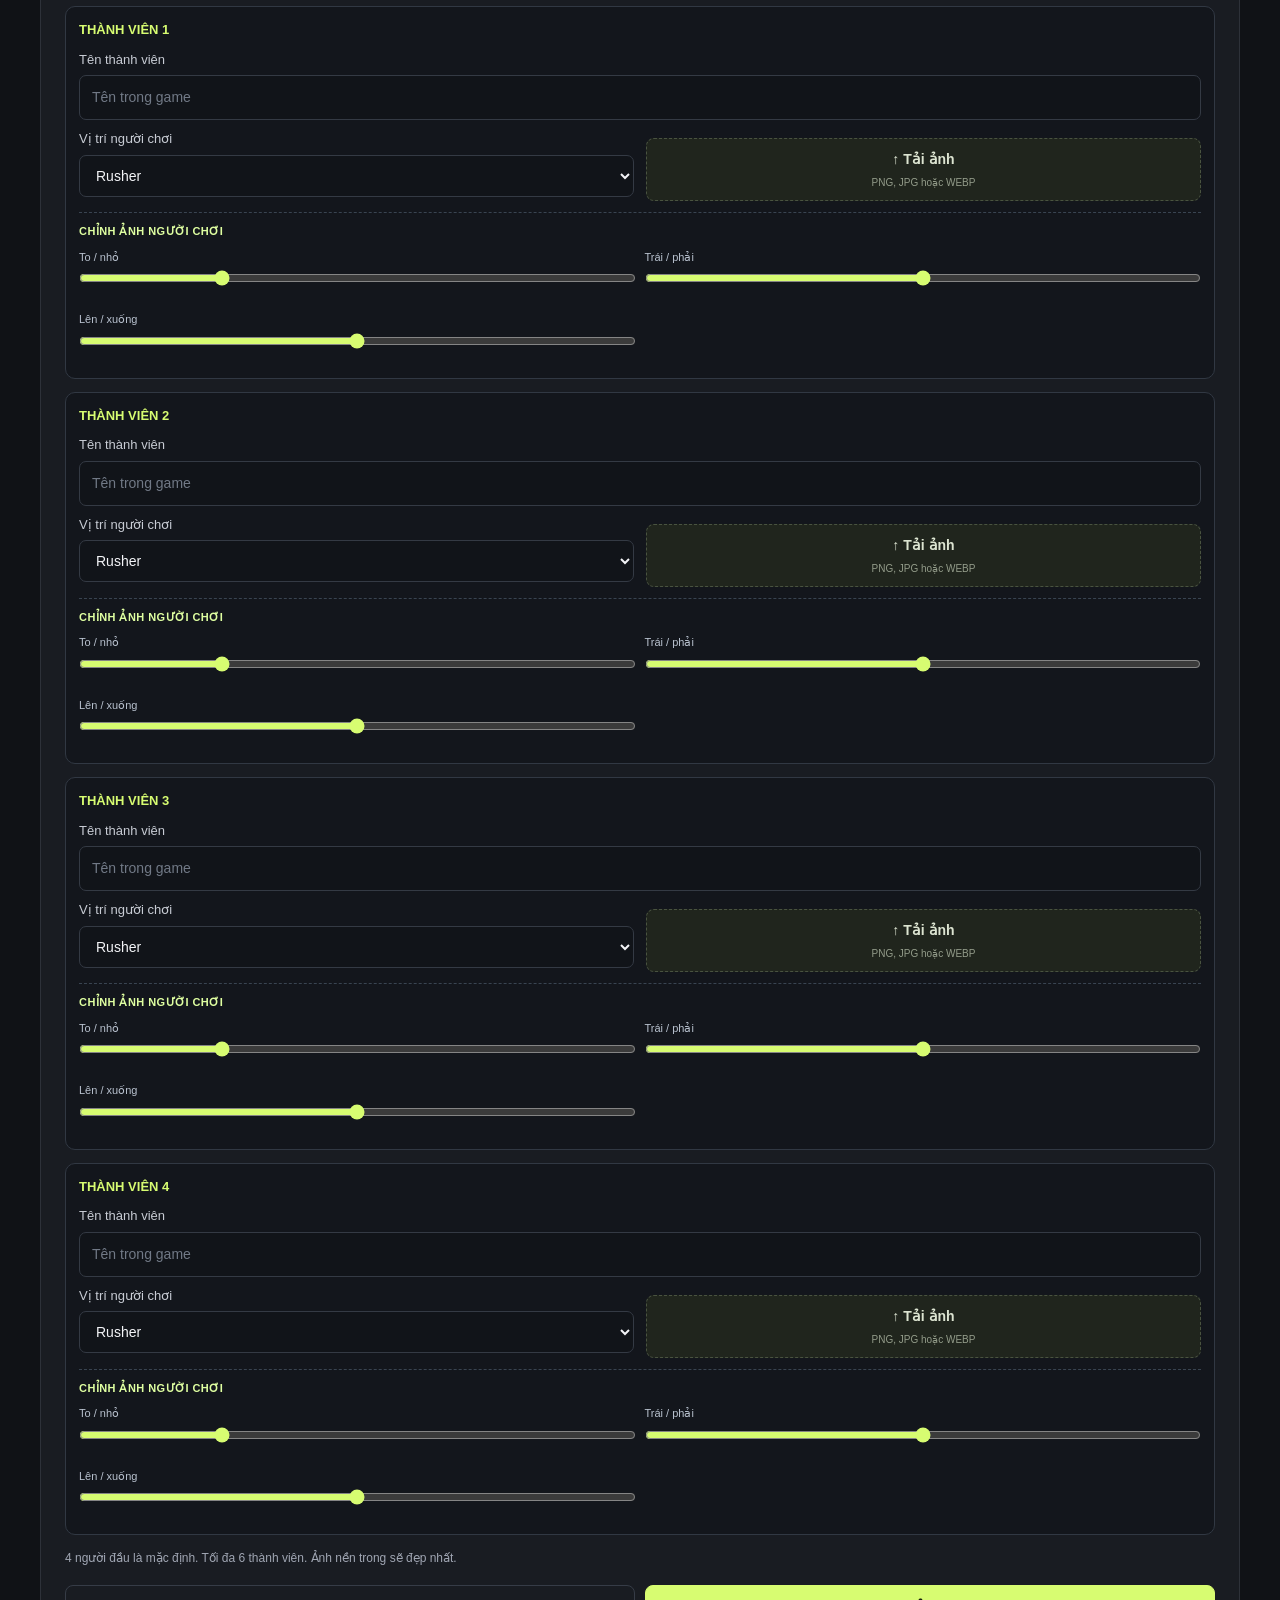
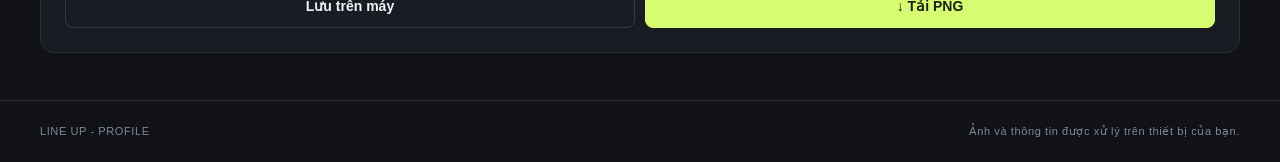
<file: line-up-profile/lineup.html>
<!doctype html>
<html lang="vi"><head><meta charset="utf-8"><meta name="viewport" content="width=device-width,initial-scale=1"><title>LINEUP · LINE UP - PROFILE</title><link rel="stylesheet" href="style.css"><style>
.lineup-layout{display:grid;grid-template-columns:390px minmax(0,1fr);gap:26px;align-items:start}.lineup-editor{border:1px solid var(--line);border-radius:14px;background:var(--surface);padding:24px}.member-list{display:grid;gap:13px}.member{border:1px solid #313843;background:#13161c;border-radius:10px;padding:13px}.member h3{margin:0 0 10px;font-size:13px;color:var(--lime)}.member .pair{margin-top:9px}.member .upload{margin-top:9px;padding:10px}.member .upload small{font-size:10px}.photo-tools{display:grid;grid-template-columns:1fr 1fr;gap:9px;margin-top:11px;padding-top:10px;border-top:1px dashed #394451}.photo-tools label{font-size:11px;color:#b9c2cf}.photo-tools input[type=range]{width:100%;accent-color:var(--lime);margin-top:5px}.tool-title{grid-column:1/-1;font-size:11px;font-weight:800;color:#dfffa1;letter-spacing:.04em}.lineup-stage{position:sticky;top:18px;align-self:start}.lineup-stage .canvas-wrap{min-height:440px}.lineup-stage canvas{max-height:700px}.lineup-note{font-size:12px;color:var(--muted);margin-top:14px}.lineup-actions{display:flex;gap:10px;margin-top:18px}.lineup-actions button{flex:1}.logo-preview{width:48px;height:48px;object-fit:contain;display:none;margin:8px auto 0}.logo-preview.show{display:block}@media(max-width:1000px){.lineup-layout{grid-template-columns:330px minmax(0,1fr)}.lineup-stage{top:12px}}@media(max-width:720px){.lineup-layout{display:flex;flex-direction:column}.lineup-stage{position:static;order:-1;width:100%}.lineup-editor{width:100%}.lineup-stage .canvas-wrap{min-height:0}}
</style></head><body>
<header><a class="brand" href="index.html"><span class="brandmark">L<span>P</span></span><span>LINE UP<span class="thin"> - PROFILE</span><small>FREE FIRE / PLAYER CREATOR</small></span></a><div class="header-right"><span class="local-tag">Dùng trên máy của bạn</span><button id="clear" class="quiet">↻ Làm lại</button><button id="export" class="primary">↓ &nbsp; Tải ảnh PNG</button></div></header>
<main><nav class="creator-switch" aria-label="Chuyển công cụ"><a href="index.html">PROFILE</a><a class="active" href="lineup.html">LINEUP</a></nav><section class="page-title"><div><p class="eyebrow">ĐỘI HÌNH THI ĐẤU</p><h1>LINEUP của bạn. <span>Sẵn sàng xuất ảnh.</span></h1></div><span class="edition">TEAM EDITION <b>02</b></span></section>
<div class="lineup-layout"><aside class="lineup-editor"><h2>Thông tin đội</h2><p class="muted">Nhập đội, giải đấu và tối đa 6 thành viên.</p><div class="fields"><label>Tên team<input id="team" maxlength="42" placeholder="VD: HUBPIC ESPORTS"></label><label>Tên giải đấu / chủ trì<input id="event" maxlength="60" placeholder="VD: PROSCRIM HD"></label><label>Chọn mẫu thiết kế<select id="theme"><option value="lime">01 · Lime Neon</option><option value="orange">02 · Cam chiến đấu</option><option value="blue">03 · Băng ngọc</option><option value="pink">04 · Pink Pulse</option><option value="gold">05 · Gold Champion</option><option value="crimson">06 · Crimson Raid</option><option value="violet">07 · Purple Phantom</option><option value="emerald">08 · Emerald Arena</option></select></label><label class="upload compact"><input id="logo" type="file" accept="image/png,image/jpeg,image/webp"><strong>↑ Tải logo đội</strong><small>PNG, JPG hoặc WEBP</small></label><img id="logo-preview" class="logo-preview" alt="Logo đội"></div><div class="section-line"><h2>Danh sách thành viên</h2><button id="add-member" class="text-button">+ Thêm người</button></div><div id="members" class="member-list"></div><p class="lineup-note">4 người đầu là mặc định. Tối đa 6 thành viên. Ảnh nền trong sẽ đẹp nhất.</p><div class="lineup-actions"><button id="save" class="quiet">Lưu trên máy</button><button id="export-side" class="primary">↓ Tải PNG</button></div></aside>
<section class="stage lineup-stage"><div class="stage-heading"><div><span class="eyebrow">XEM TRƯỚC</span><h2 id="stage-title">LINEUP · HUBPIC ESPORTS</h2></div><span class="edition">1600 × 900</span></div><div class="canvas-wrap"><canvas id="preview" width="1600" height="900" aria-label="Ảnh lineup xem trước"></canvas></div><div class="preview-meta"><span>1600 × 900 px</span><span>PNG chất lượng cao · Xuất ngay trên máy</span></div></section></div></main><footer>LINE UP - PROFILE <span>Ảnh và thông tin được xử lý trên thiết bị của bạn.</span></footer><div id="toast" role="status" aria-live="polite"></div>
<script>
document.head.insertAdjacentHTML('beforeend','<style>@media(min-width:721px){.lineup-layout{display:flex;flex-direction:column;gap:28px}.lineup-stage{position:static;order:-1;width:100%}.lineup-stage .canvas-wrap{min-height:0}.lineup-stage canvas{max-height:720px}.lineup-editor{position:static;max-height:none;overflow:visible;width:100%}}</style>');
const $=id=>document.getElementById(id), members=$('members'), max=6;let data={team:'',event:'',theme:'lime',logo:'',members:Array.from({length:4},()=>({name:'',role:'Rusher',image:''}))};const roles=['Rusher','Tanker','Sniper','Bomber','Support','Rifler','Coach'];
function toast(x){let t=$('toast');t.textContent=x;t.classList.add('show');clearTimeout(toast.timer);toast.timer=setTimeout(()=>t.classList.remove('show'),2400)}
function readFile(f){return new Promise((ok,no)=>{if(!f)return ok('');if(!/^image\/(png|jpeg|webp)$/.test(f.type))return no(Error('Chỉ chọn PNG, JPG hoặc WEBP.'));if(f.size>15*1024*1024)return no(Error('Ảnh tối đa 15 MB.'));let r=new FileReader;r.onload=()=>ok(r.result);r.onerror=no;r.readAsDataURL(f)})}
function memberCard(m,i){let box=document.createElement('article');box.className='member';let zoom=m.zoom??100,shiftX=m.shiftX??0,shiftY=m.shiftY??0;box.innerHTML='<h3>THÀNH VIÊN '+(i+1)+'</h3><label>Tên thành viên<input maxlength="28" placeholder="Tên trong game" value="'+escapeHtml(m.name)+'"></label><div class="pair"><label>Vị trí người chơi<select>'+roles.map(r=>'<option '+(m.role===r?'selected':'')+'>'+r+'</option>').join('')+'</select></label><label class="upload compact"><input type="file" accept="image/png,image/jpeg,image/webp"><strong>↑ Tải ảnh</strong><small>'+ (m.image?'Đã chọn ảnh':'PNG, JPG hoặc WEBP')+'</small></label></div><div class="photo-tools"><span class="tool-title">CHỈNH ẢNH NGƯỜI CHƠI</span><label>To / nhỏ <input class="zoom" type="range" min="70" max="190" value="'+zoom+'"></label><label>Trái / phải <input class="shift-x" type="range" min="-180" max="180" value="'+shiftX+'"></label><label>Lên / xuống <input class="shift-y" type="range" min="-260" max="260" value="'+shiftY+'"></label></div>';let [name,role,file,zoomInput,xInput,yInput]=box.querySelectorAll('input,select');name.oninput=e=>{m.name=e.target.value;draw()};role.onchange=e=>{m.role=e.target.value;draw()};file.onchange=async e=>{try{m.image=await readFile(e.target.files[0]);draw();renderMembers()}catch(x){toast(x.message)}};zoomInput.oninput=e=>{m.zoom=+e.target.value;draw()};xInput.oninput=e=>{m.shiftX=+e.target.value;draw()};yInput.oninput=e=>{m.shiftY=+e.target.value;draw()};return box}
function escapeHtml(s){return s.replace(/[&<>"']/g,c=>({'&':'&amp;','<':'&lt;','>':'&gt;','"':'&quot;',"'":'&#39;'}[c]))}
function renderMembers(){members.innerHTML='';data.members.forEach((m,i)=>members.append(memberCard(m,i)));$('add-member').disabled=data.members.length>=max}
function image(src){return new Promise(ok=>{if(!src)return ok(null);let im=new Image;im.onload=()=>ok(im);im.onerror=()=>ok(null);im.src=src})}
function roundRect(c,x,y,w,h,r){c.beginPath();c.roundRect(x,y,w,h,r);c.fill()}
async function draw(){let c=$('preview'),g=c.getContext('2d'),presets={lime:{c:['#c9ff55','#162510','#86d83e'],p:'slash'},orange:{c:['#ffb13b','#3a180c','#ff633b'],p:'slash'},blue:{c:['#57c8ff','#082642','#368bff'],p:'ice'},pink:{c:['#ff65c6','#360a2c','#ad38ff'],p:'rings'},gold:{c:['#ffd45f','#342405','#d08b22'],p:'bars'},crimson:{c:['#ff5353','#35090f','#b21534'],p:'raid'},violet:{c:['#ad7cff','#180b38','#6638d6'],p:'grid'},emerald:{c:['#42f2bc','#063326','#13a876'],p:'dots'}}[data.theme]||{c:['#c9ff55','#162510','#86d83e'],p:'slash'},colors=presets.c;g.clearRect(0,0,1600,900);let bg=g.createLinearGradient(0,0,1600,900);bg.addColorStop(0,'#0a0d13');bg.addColorStop(1,colors[1]);g.fillStyle=bg;g.fillRect(0,0,1600,900);g.globalAlpha=.17;g.fillStyle=colors[0];if(presets.p==='rings'){for(let r=160;r<1150;r+=170){g.beginPath();g.arc(1300,80,r,0,Math.PI*2);g.lineWidth=20;g.strokeStyle=colors[0];g.stroke()}}else if(presets.p==='grid'){for(let i=0;i<1700;i+=110){g.fillRect(i,0,3,900);g.fillRect(0,i,1600,3)}}else if(presets.p==='dots'){for(let x=60;x<1600;x+=90)for(let y=60;y<900;y+=90){g.beginPath();g.arc(x,y,7,0,Math.PI*2);g.fill()}}else if(presets.p==='bars'){for(let i=0;i<1600;i+=210)g.fillRect(i,0,92,900)}else if(presets.p==='ice'){for(let i=-400;i<1700;i+=180){g.save();g.translate(i,0);g.rotate(.4);g.fillRect(0,0,44,1250);g.restore()}}else if(presets.p==='raid'){for(let i=-400;i<1700;i+=150){g.save();g.translate(i,0);g.rotate(-.65);g.fillRect(0,0,26,1250);g.restore()}}else{for(let i=-400;i<1700;i+=180){g.save();g.translate(i,0);g.rotate(-.35);g.fillRect(0,0,48,1250);g.restore()}}g.globalAlpha=1;g.fillStyle=colors[0];g.fillRect(0,0,1600,10);g.font='800 25px Segoe UI';g.fillText('HUBPIC STUDIO',75,72);g.font='900 72px Segoe UI';g.fillStyle='#fff';g.fillText((data.team||'YOUR TEAM').toUpperCase(),75,158);g.font='600 24px Segoe UI';g.fillStyle=colors[0];g.fillText((data.event||'FREE FIRE LINEUP').toUpperCase(),78,202);g.textAlign='right';g.font='900 88px Segoe UI';g.fillStyle='#ffffff16';g.fillText('LINEUP',1520,130);g.textAlign='left';let logo=await image(data.logo);if(logo){g.save();g.beginPath();g.arc(1460,210,68,0,Math.PI*2);g.clip();g.drawImage(logo,1392,142,136,136);g.restore();g.strokeStyle=colors[0];g.lineWidth=4;g.beginPath();g.arc(1460,210,70,0,Math.PI*2);g.stroke()}
let count=data.members.length, cardW=Math.min(300,1300/count), start=(1600-cardW*count)/2;for(let i=0;i<count;i++){let m=data.members[i],x=start+i*cardW,y=305,w=cardW-18,h=500;g.fillStyle='#071019cc';roundRect(g,x,y,w,h,18);g.strokeStyle=i===0?colors[0]:'#ffffff30';g.lineWidth=2;g.beginPath();g.roundRect(x,y,w,h,18);g.stroke();let im=await image(m.image);if(im){let scale=Math.max(w/im.width,h/im.height)*(m.zoom??100)/100,iw=im.width*scale,ih=im.height*scale,dx=m.shiftX??0,dy=m.shiftY??0;g.save();g.beginPath();g.roundRect(x,y,w,h,18);g.clip();g.drawImage(im,x+(w-iw)/2+dx,y+(h-ih)/2+dy,iw,ih);let fade=g.createLinearGradient(0,y+h-190,0,y+h);fade.addColorStop(0,'#07101900');fade.addColorStop(1,'#071019');g.fillStyle=fade;g.fillRect(x,y,w,h);g.restore()}else{g.fillStyle='#ffffff10';g.beginPath();g.arc(x+w/2,y+175,70,0,Math.PI*2);g.fill();g.beginPath();g.ellipse(x+w/2,y+360,112,135,0,0,Math.PI*2);g.fill()}g.fillStyle='#071019e8';roundRect(g,x+14,y+h-122,w-28,72,10);g.fillStyle=colors[0];g.fillRect(x+18,y+h-133,w-36,3);g.textAlign='center';g.font='900 27px Segoe UI';g.fillStyle='#fff';g.fillText((m.name||'PLAYER '+(i+1)).toUpperCase(),x+w/2,y+h-82);g.font='700 17px Segoe UI';g.fillStyle=colors[0];g.fillText(m.role.toUpperCase(),x+w/2,y+h-48);g.textAlign='left'}g.font='600 16px Segoe UI';g.fillStyle='#ffffff99';g.fillText('LINE UP · PROFILE',75,855);$('stage-title').textContent='LINEUP · '+(data.team||'HUBPIC ESPORTS')}
async function exportPng(){let b=$('export');b.disabled=true;b.textContent='Đang xuất…';try{await draw();let blob=await new Promise(ok=>$('preview').toBlob(ok,'image/png'));let a=document.createElement('a');a.href=URL.createObjectURL(blob);a.download=(data.team.trim()||'lineup').replace(/[\\/:*?"<>|]/g,'-')+'-lineup.png';a.click();URL.revokeObjectURL(a.href);toast('Đã tạo ảnh LINEUP PNG.')}finally{b.disabled=false;b.textContent='↓   Tải ảnh PNG'}}
for(const id of ['team','event'])$(id).oninput=e=>{data[id]=e.target.value;draw()};$('theme').onchange=e=>{data.theme=e.target.value;draw()};$('logo').onchange=async e=>{try{data.logo=await readFile(e.target.files[0]);let p=$('logo-preview');p.src=data.logo;p.classList.toggle('show',!!data.logo);draw()}catch(x){toast(x.message)}};$('add-member').onclick=()=>{if(data.members.length<max){data.members.push({name:'',role:'Rusher',image:''});renderMembers();draw()}};$('export').onclick=exportPng;$('export-side').onclick=exportPng;$('clear').onclick=()=>{data={team:'',event:'',theme:'lime',logo:'',members:Array.from({length:4},()=>({name:'',role:'Rusher',image:''}))};$('team').value='';$('event').value='';$('theme').value='lime';$('logo-preview').classList.remove('show');renderMembers();draw();toast('Đã làm lại LINEUP.')} ;$('save').onclick=()=>{localStorage.setItem('hubpic-lineup',JSON.stringify(data));toast('Đã lưu LINEUP trên máy.')};try{let saved=JSON.parse(localStorage.getItem('hubpic-lineup'));if(saved&&Array.isArray(saved.members)){data={...data,...saved,members:saved.members.slice(0,max)};$('team').value=data.team;$('event').value=data.event;$('theme').value=data.theme}}catch{}renderMembers();draw();
</script><script>
(()=>{const select=$('theme'),genericDraw=draw,hubpic={
 'hubpic-cyan':{src:'assets/hubpic-lineup-01.png',cards:[[255,324,250,280],[555,324,250,280],[850,324,250,280],[1145,324,250,280]],nameY:650,color:'#071019',teamY:264,eventY:832,teamFill:'#21c9ec',eventFill:'#111',teamSize:33,eventSize:22},
 'hubpic-magenta':{src:'assets/hubpic-lineup-02.png',cards:[[292,305,225,278],[540,305,225,278],[782,305,225,278],[1030,305,225,278]],nameY:660,color:'#16101d',teamY:242,eventY:282,teamFill:'#f6f3ef',eventFill:'#f6f3ef',teamSize:34,eventSize:16},
 'hubpic-red':{src:'assets/hubpic-lineup-03.png',cards:[[302,246,236,332],[544,246,236,332],[786,246,236,332],[1028,246,236,332]],nameY:650,color:'#fff8d5',teamY:700,eventY:735,teamFill:'#3b3b43',eventFill:'#3b3b43',teamSize:36,eventSize:17},
 'hubpic-neon':{src:'assets/hubpic-lineup-04-neon-arcadia.png',cards:[[257,295,248,362],[533,295,248,362],[810,295,248,362],[1095,295,248,362]],nameY:676,color:'#e9fbff',teamY:176,eventY:832,teamFill:'#101a36',teamText:'#f3ffff',eventFill:'#dffaff',teamSize:37,eventSize:23},
 'hubpic-inferno':{src:'assets/hubpic-lineup-05-inferno-arena.png',cards:[[314,229,219,371],[563,229,219,371],[810,229,219,371],[1066,229,219,371]],nameY:622,color:'#fff2d0',teamY:132,eventY:790,teamFill:'#40100c',teamText:'#fff1cc',eventFill:'#fff0c2',teamSize:38,eventSize:23},
 'hubpic-jungle':{src:'assets/hubpic-lineup-06-jungle-surge.png',cards:[[229,320,258,350],[531,320,258,350],[818,320,258,350],[1110,320,258,350]],nameY:690,color:'#ffe970',teamY:182,eventY:842,teamFill:'#06271d',teamText:'#f4ffb8',eventFill:'#e8ff9d',teamSize:37,eventSize:23}
};
select.insertAdjacentHTML('afterbegin','<optgroup label="Mẫu HUBPIC đã chỉnh"><option value="hubpic-cyan">01 · HUBPIC CYAN TORN</option><option value="hubpic-magenta">02 · HUBPIC MAGENTA FUTURE</option><option value="hubpic-red">03 · HUBPIC RED IMPACT</option><option value="hubpic-neon">04 · NEON ARCADIA</option><option value="hubpic-inferno">05 · INFERNO ARENA</option><option value="hubpic-jungle">06 · JUNGLE SURGE</option></optgroup>');
draw=async function(){let t=hubpic[data.theme];if(!t)return genericDraw();let c=$('preview'),g=c.getContext('2d'),back=await image(t.src);g.clearRect(0,0,1600,900);if(back)g.drawImage(back,0,0,1600,900);if(data.theme==='hubpic-cyan'){g.fillStyle='#1dcae8';g.fillRect(625,224,480,66);g.fillStyle='#19cceb';g.fillRect(700,792,585,64)}for(let i=0;i<Math.min(4,data.members.length);i++){let m=data.members[i],b=t.cards[i],im=await image(m.image);if(im){let k=Math.max(b[2]/im.width,b[3]/im.height)*(m.zoom??100)/100,w=im.width*k,h=im.height*k,dx=m.shiftX??0,dy=m.shiftY??0;g.save();g.beginPath();g.rect(b[0],b[1],b[2],b[3]);g.clip();g.drawImage(im,b[0]+(b[2]-w)/2+dx,b[1]+(b[3]-h)/2+dy,w,h);g.restore()}g.fillStyle='#06121de8';roundRect(g,b[0]+8,t.nameY-34,b[2]-16,58,7);g.textAlign='center';g.font='900 19px Segoe UI';g.fillStyle=t.color;g.fillText((m.name||'PLAYER '+(i+1)).toUpperCase(),b[0]+b[2]/2,t.nameY-5);g.font='800 13px Segoe UI';g.fillStyle='#ffffff';g.fillText((m.role||'Rusher').toUpperCase(),b[0]+b[2]/2,t.nameY+16)}g.textAlign='center';g.fillStyle=t.teamFill;if(data.theme!=='hubpic-cyan')g.fillRect(600,t.teamY-38,400,48);g.font='900 '+t.teamSize+'px Segoe UI';g.fillStyle=t.teamText||'#151515';g.fillText((data.team||'YOUR TEAM').toUpperCase(),800,t.teamY);g.font='700 '+t.eventSize+'px Segoe UI';g.fillStyle=t.eventFill;g.fillText((data.event||'HUBPIC LINEUP').toUpperCase(),800,t.eventY);g.textAlign='left';$('stage-title').textContent='LINEUP · '+(data.team||'HUBPIC ESPORTS')};draw();})();
</script></body></html>
</file>
<file: line-up-profile/style.css>
:root{color-scheme:dark;--bg:#101216;--surface:#191c22;--line:#2d3139;--muted:#a0a6b3;--lime:#d7fc71;--text:#f3f4f7}*{box-sizing:border-box}body{margin:0;background:var(--bg);color:var(--text);font:16px/1.5 'Segoe UI',Arial,sans-serif}button,input,select{font:inherit}button{cursor:pointer;color:inherit;background:#242830;border:1px solid #363c47;border-radius:8px;padding:10px 15px;font-weight:600;font-size:14px;transition:background .15s,border-color .15s}button:hover{background:#343b47;border-color:#78828f}button:focus-visible,input:focus-visible,select:focus-visible{outline:2px solid var(--lime);outline-offset:3px}button:disabled{opacity:.5;cursor:wait}header{height:88px;display:flex;justify-content:space-between;align-items:center;padding:0 40px;border-bottom:1px solid var(--line);gap:20px}.brand{display:flex;align-items:center;gap:12px;color:var(--text);text-decoration:none;font-weight:800;letter-spacing:1px}.brandmark{background:var(--lime);color:#141810;width:44px;height:44px;display:grid;place-content:center;position:relative;font-size:22px;font-style:italic;letter-spacing:-3px;display:block;text-align:center;line-height:44px;clip-path:polygon(0 0,100% 0,100% 75%,75% 100%,0 100%)}.brandmark span{color:#506b1d}.brand small{display:block;color:var(--muted);font-size:9px;letter-spacing:2.5px}.thin{font-weight:400}.header-right{display:flex;gap:10px;align-items:center}.local-tag{font-size:13px;color:var(--muted);margin-right:12px}.primary{background:var(--lime);color:#19220e;border-color:var(--lime)}.primary:hover{background:#e5ffa7;border-color:#e5ffa7}.quiet{background:transparent}main{max-width:1600px;margin:auto;padding:32px 40px}.page-title{display:flex;justify-content:space-between;align-items:center;margin-bottom:30px}.eyebrow{font-size:11px;font-weight:700;letter-spacing:2px;color:var(--lime);margin:0 0 8px}h1{font-size:28px;line-height:1.3;margin:0;font-weight:700;letter-spacing:-.7px}h1 span{color:var(--muted);font-weight:400}.edition{font-size:10px;color:var(--muted);letter-spacing:1.5px}.edition b{font-size:24px;color:#555e6b;padding-left:16px}.workspace{display:grid;grid-template-columns:355px minmax(0,1fr);gap:26px;align-items:start}.editor{border:1px solid var(--line);border-radius:14px;background:var(--surface);overflow:hidden}.tabs{display:flex;border-bottom:1px solid var(--line);padding:0 12px;gap:6px}.tabs button{background:transparent;border:0;border-bottom:2px solid transparent;border-radius:0;padding:18px 7px;font-size:13px;color:var(--muted);white-space:nowrap}.tabs .active{border-color:var(--lime);color:var(--lime)}.tab-panel{padding:24px}.tab-panel[hidden]{display:none}h2{font-size:16px;margin:0;font-weight:650}.muted{color:var(--muted);font-size:14px;margin:7px 0 22px}.small{font-size:12px;margin:10px 0 18px}.fields{display:grid;gap:14px}label{display:block;color:#c8ccd4;font-size:13px;font-weight:500}input:not([type=checkbox]):not([type=file]):not([type=range]),select{display:block;width:100%;background:#111419;border:1px solid #343a44;border-radius:7px;padding:11px 12px;color:var(--text);margin-top:6px;min-width:0;font-size:14px}input::placeholder{color:#717986}input[type=color]{height:43px}.pair{display:grid;grid-template-columns:1fr 1fr;gap:12px}.section-line{display:flex;justify-content:space-between;align-items:center;margin:24px 0 10px}.text-button{padding:0;background:none;border:0;color:var(--muted);font-size:12px}.upload{position:relative;border:1px dashed #495340;background:#20251d;text-align:center;border-radius:8px;padding:18px 10px;cursor:pointer}.upload input{position:absolute;inset:0;width:100%;height:100%;opacity:0;cursor:pointer}.upload strong{display:block;color:#dce4d1;font-size:14px}.upload small{display:block;color:#939c8a;font-size:11px;margin-top:5px}.upload-icon{display:block;color:var(--lime);font-size:23px;line-height:1.3}.compact{padding:14px}.range-label output{float:right;color:var(--lime)}input[type=range]{display:block;width:100%;accent-color:var(--lime);margin:10px 0 16px}.stage{min-width:0}.stage-heading{display:flex;justify-content:space-between;gap:12px;align-items:center;margin-bottom:18px}.stage-heading .eyebrow{color:var(--muted);font-size:10px}.stage-heading h2{font-size:18px}.stage-heading button{font-size:12px;border-color:var(--line)}.canvas-wrap{background:#080a0e;background-image:radial-gradient(#272c34 1px,transparent 1px);background-size:16px 16px;border:1px solid var(--line);padding:25px;min-height:370px;display:flex;align-items:center;justify-content:center;border-radius:12px;overflow:hidden}canvas{display:block;width:100%;height:auto;max-height:650px;object-fit:contain;box-shadow:0 16px 60px #0008}.preview-meta{display:flex;justify-content:space-between;margin:12px 1px 30px;color:var(--muted);font-size:11px}.template-heading{display:flex;justify-content:space-between;align-items:center;margin-bottom:14px}.template-heading span{color:var(--muted);font-size:12px}.template-grid{display:grid;grid-template-columns:repeat(5,minmax(0,1fr));gap:10px}.template-card{padding:0;border-radius:8px;overflow:hidden;text-align:left;background:#191c22;border:1px solid #303640;position:relative}.template-card.active{border-color:var(--lime);box-shadow:0 0 0 1px var(--lime)}.template-card img{display:block;width:100%;height:85px;object-fit:contain;background:#090c10}.template-card span{display:block;padding:8px;font-size:11px;white-space:nowrap;overflow:hidden;text-overflow:ellipsis}.template-card.active span{color:var(--lime)}.note{font-size:11px;color:#858e9c;margin:18px 0}.asset-controls{display:grid;gap:10px;margin-top:18px}.asset-choice{display:flex;align-items:center;gap:12px;text-align:left;padding:9px;background:#12151b;min-width:0}.asset-choice img{width:55px;height:58px;object-fit:contain;background:#242932;border-radius:6px}.asset-choice span{flex:1;min-width:0}.asset-choice small{display:block;color:var(--muted);font-size:11px;font-weight:400}.asset-choice b{display:block;overflow:hidden;text-overflow:ellipsis}.spaced{margin-top:26px}.check{display:flex;align-items:center;gap:10px}.check input{accent-color:var(--lime);width:17px;height:17px}footer{border-top:1px solid var(--line);max-width:1520px;margin:15px auto 0;padding:22px 40px;font-size:11px;color:#808996;display:flex;justify-content:space-between;letter-spacing:.6px}dialog{background:#191e26;color:var(--text);border:1px solid #424a58;border-radius:14px;padding:26px;width:min(830px,95vw);max-height:88vh;overflow:auto}dialog::backdrop{background:#000b;backdrop-filter:blur(5px)}.dialog-heading{display:flex;align-items:center;justify-content:space-between;margin-bottom:20px}.close{font-size:24px;line-height:1;padding:8px 12px}.dialog-heading h2{font-size:22px}#asset-grid{display:grid;grid-template-columns:repeat(5,1fr);gap:12px;margin-top:20px}#asset-grid button{padding:8px;font-size:12px;background:#11151c;min-width:0}#asset-grid img{width:100%;height:110px;object-fit:contain;display:block}#asset-grid button:hover{border-color:var(--lime)}#reference-img{display:block;max-width:100%;max-height:62vh;margin:auto;object-fit:contain}#reference p{margin:18px 0 0}#toast{position:fixed;bottom:25px;left:50%;transform:translate(-50%,20px);background:var(--lime);color:#16200e;padding:12px 20px;border-radius:9px;z-index:20;opacity:0;transition:.2s;pointer-events:none;max-width:90vw;font-size:14px;box-shadow:0 8px 40px #0008}#toast.show{opacity:1;transform:translate(-50%,0)}
@media(min-width:1400px){.workspace{grid-template-columns:390px minmax(0,1fr)}.tabs{justify-content:space-around}.template-card img{height:105px}}
@media(max-width:1000px){main{padding:26px 22px}header{padding:0 22px}.workspace{grid-template-columns:315px minmax(0,1fr);gap:18px}.tab-panel{padding:18px}.tabs{gap:0;padding:0 5px}.tabs button{font-size:12px}.canvas-wrap{padding:12px;min-height:280px}.template-grid{grid-template-columns:repeat(3,1fr)}.local-tag,.edition{display:none}h1{font-size:24px}h1 span{display:block}.template-heading{display:block}.template-heading span{display:block;margin-top:4px}}
@media(max-width:720px){header{height:auto;min-height:76px;padding:16px;flex-wrap:wrap}.brand{font-size:14px}.brand small{font-size:8px}.brandmark{width:36px;height:36px;line-height:36px}.header-right{margin-left:auto}.header-right button{padding:9px 11px;font-size:12px}#save{display:none}main{padding:22px 16px}.workspace{display:flex;flex-direction:column}.stage{width:100%;order:-1}.editor{width:100%}.page-title{margin-bottom:22px}h1{font-size:23px}.stage-heading{margin-bottom:12px}.stage-heading h2{font-size:16px}.stage-heading button{font-size:11px;padding:8px}.canvas-wrap{min-height:0;padding:12px}canvas{max-height:500px}.preview-meta{font-size:10px;margin-bottom:22px;gap:12px}.template-grid{grid-template-columns:repeat(5,minmax(0,1fr));gap:7px}.template-card img{height:55px}.template-card span{font-size:10px;padding:6px}.note{margin-bottom:6px}.tabs{justify-content:space-evenly}.tabs button{font-size:14px}.tab-panel{padding:22px}.template-heading span{font-size:11px}.template-heading{margin-bottom:12px}footer{padding:20px 16px;display:block}footer span{display:block;margin-top:6px}#asset-grid{grid-template-columns:repeat(3,1fr)}#asset-grid img{height:95px}dialog{padding:18px}.dialog-heading h2{font-size:18px}}

.mode-bar{display:flex;align-items:end;gap:18px;margin-bottom:14px}.mode-bar label{min-width:250px}.native-note{background:#25291d;border:1px solid #454d34;border-radius:8px;padding:12px 15px;color:#ccd6b7;font-size:13px;margin:0 0 22px}.unsupported{opacity:.4}.unsupported input:disabled,.unsupported select:disabled{cursor:not-allowed}@media(max-width:550px){.mode-bar{align-items:stretch;flex-direction:column}.mode-bar label{min-width:0}}
.creator-switch{display:flex;gap:8px;margin:0 0 24px}.creator-switch a{border:1px solid #363c47;border-radius:8px;padding:9px 16px;color:var(--muted);font-weight:800;font-size:12px;letter-spacing:.8px;text-decoration:none}.creator-switch a:hover{color:var(--text);border-color:#78828f}.creator-switch a.active{color:var(--lime);border-color:var(--lime);background:#222a17}
[hidden]{display:none!important}.app-switch{display:flex;gap:8px;padding:16px 40px 0;max-width:1600px;margin:auto}.app-switch button{background:transparent}.app-switch .active{color:var(--lime);border-color:var(--lime);background:#222a17}.score-actions{display:flex;gap:10px}.sb-card{background:var(--surface);border:1px solid var(--line);border-radius:12px;padding:22px;margin-bottom:20px}.sb-setup{display:grid;grid-template-columns:2fr 2fr 100px 90px;gap:18px}.sb-rule-grid{display:grid;grid-template-columns:1fr 1fr 2fr;gap:20px;margin:20px 0}.sb-rules summary{cursor:pointer;font-size:15px;font-weight:600}.sb-toolbar{display:flex;align-items:start;justify-content:space-between;gap:12px;margin:24px 0 14px}.round-tabs{display:flex;gap:8px;flex-wrap:wrap}.round-tabs .active{border-color:var(--lime);color:var(--lime)}.sb-match-header{display:flex;align-items:center;gap:20px;margin-bottom:20px;flex-wrap:wrap}.sb-match-header>label:first-child{width:220px}.sb-match-header .check{flex:1;min-width:190px}.sb-table-wrap{overflow-x:auto}#score-app table{width:100%;border-collapse:collapse;text-align:left;font-size:14px}#score-app th{font-size:12px;color:var(--muted);font-weight:600;padding:12px;border-bottom:1px solid #444c58;white-space:nowrap}#score-app td{padding:10px 12px;border-bottom:1px solid #303741}#score-app tbody tr:last-child td{border-bottom:0}.sb-input-table{min-width:640px}.sb-input-table th:first-child{width:43%}.sb-input-table input{margin-top:0!important}.sb-input-table input[type=number]{width:85px!important}.team-name-cell{display:flex;gap:10px;align-items:center;min-width:200px}.team-logo{width:38px;height:38px;padding:0;flex-shrink:0;color:var(--lime)}.team-logo img{width:100%;height:100%;object-fit:contain}.match-points,.total-points{color:var(--lime);font-weight:800}.sb-results table{min-width:750px}.sb-results .section-line{margin:0 0 20px}.sb-results .leader{background:#26331e}.sb-results th:not(:nth-child(2)),.sb-results td:not(:nth-child(2)){text-align:right}#sb-result-count{font-size:13px;color:var(--muted)}#sb-errors:empty{display:none}#sb-errors{background:#451e24;color:#ffbfc6;padding:12px 16px;margin-bottom:16px;border:1px solid #74414c;border-radius:8px;font-size:13px}#sb-errors p{margin:4px 0}.score-preview{margin-top:28px}.score-preview canvas{max-height:none;max-width:1100px;margin:18px auto}.score-preview h2{font-size:18px}#score-app .sb-card .muted:last-child{margin-bottom:0}
@media(max-width:850px){.app-switch{padding:14px 22px 0}.sb-setup{grid-template-columns:1fr 1fr}.sb-rule-grid{grid-template-columns:1fr 1fr}.sb-rule-grid label:last-child{grid-column:1/-1}.sb-card{padding:17px}.score-actions{flex-wrap:wrap;justify-content:end}.sb-toolbar{flex-wrap:wrap}.sb-match-header{gap:14px}}
@media(max-width:550px){.app-switch{padding:12px 16px 0}.sb-setup{gap:12px}.sb-setup>label:nth-child(-n+2){grid-column:1/-1}.score-actions button{padding:8px 10px;font-size:12px}#score-app .page-title{gap:12px;align-items:start}.sb-card{padding:12px}.sb-match-header{gap:12px}.sb-match-header>label:first-child{width:100%}.sb-match-header button{flex:1}.sb-results .section-line{align-items:start}.sb-results .eyebrow{font-size:10px}}

.template-group h3{font-size:13px;color:var(--muted);font-weight:600;margin:0 0 10px}.template-group+.template-group{margin-top:22px}

#scan-text{width:100%;padding:12px;background:#111419;color:#fff;border:1px solid #444;border-radius:8px;font:14px/1.6 monospace;margin-bottom:12px}#sb-scan details{margin:16px 0}#sb-scan th,#sb-scan td{padding:10px;text-align:left}.scan-upload{padding:10px;border:1px dashed #78828f;border-radius:8px}.scan-upload input{display:block;margin-top:8px}#scan-review input[type=number]{width:85px}#scan-review select{min-width:150px}#sb-scan .check{margin:16px 0}#scan-status,#scan-warning{font-size:13px;color:var(--muted)}
</file>
